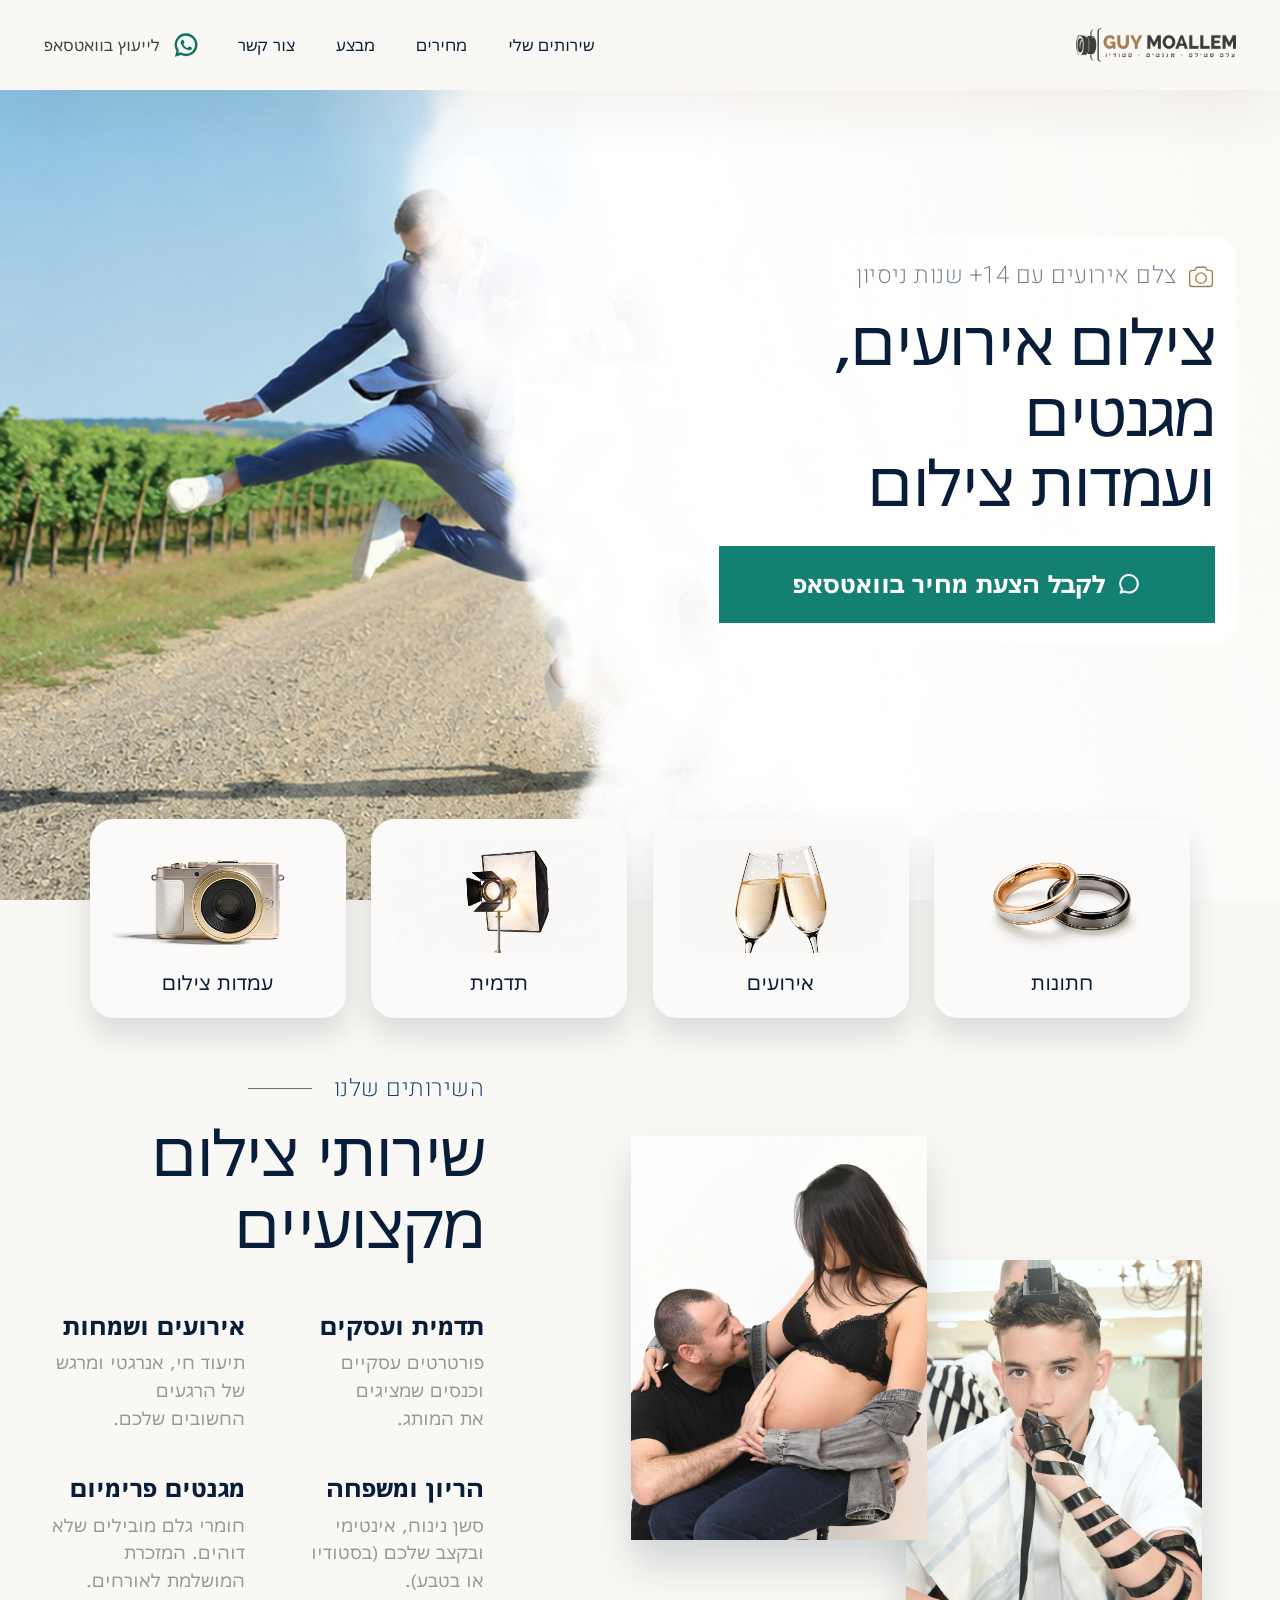
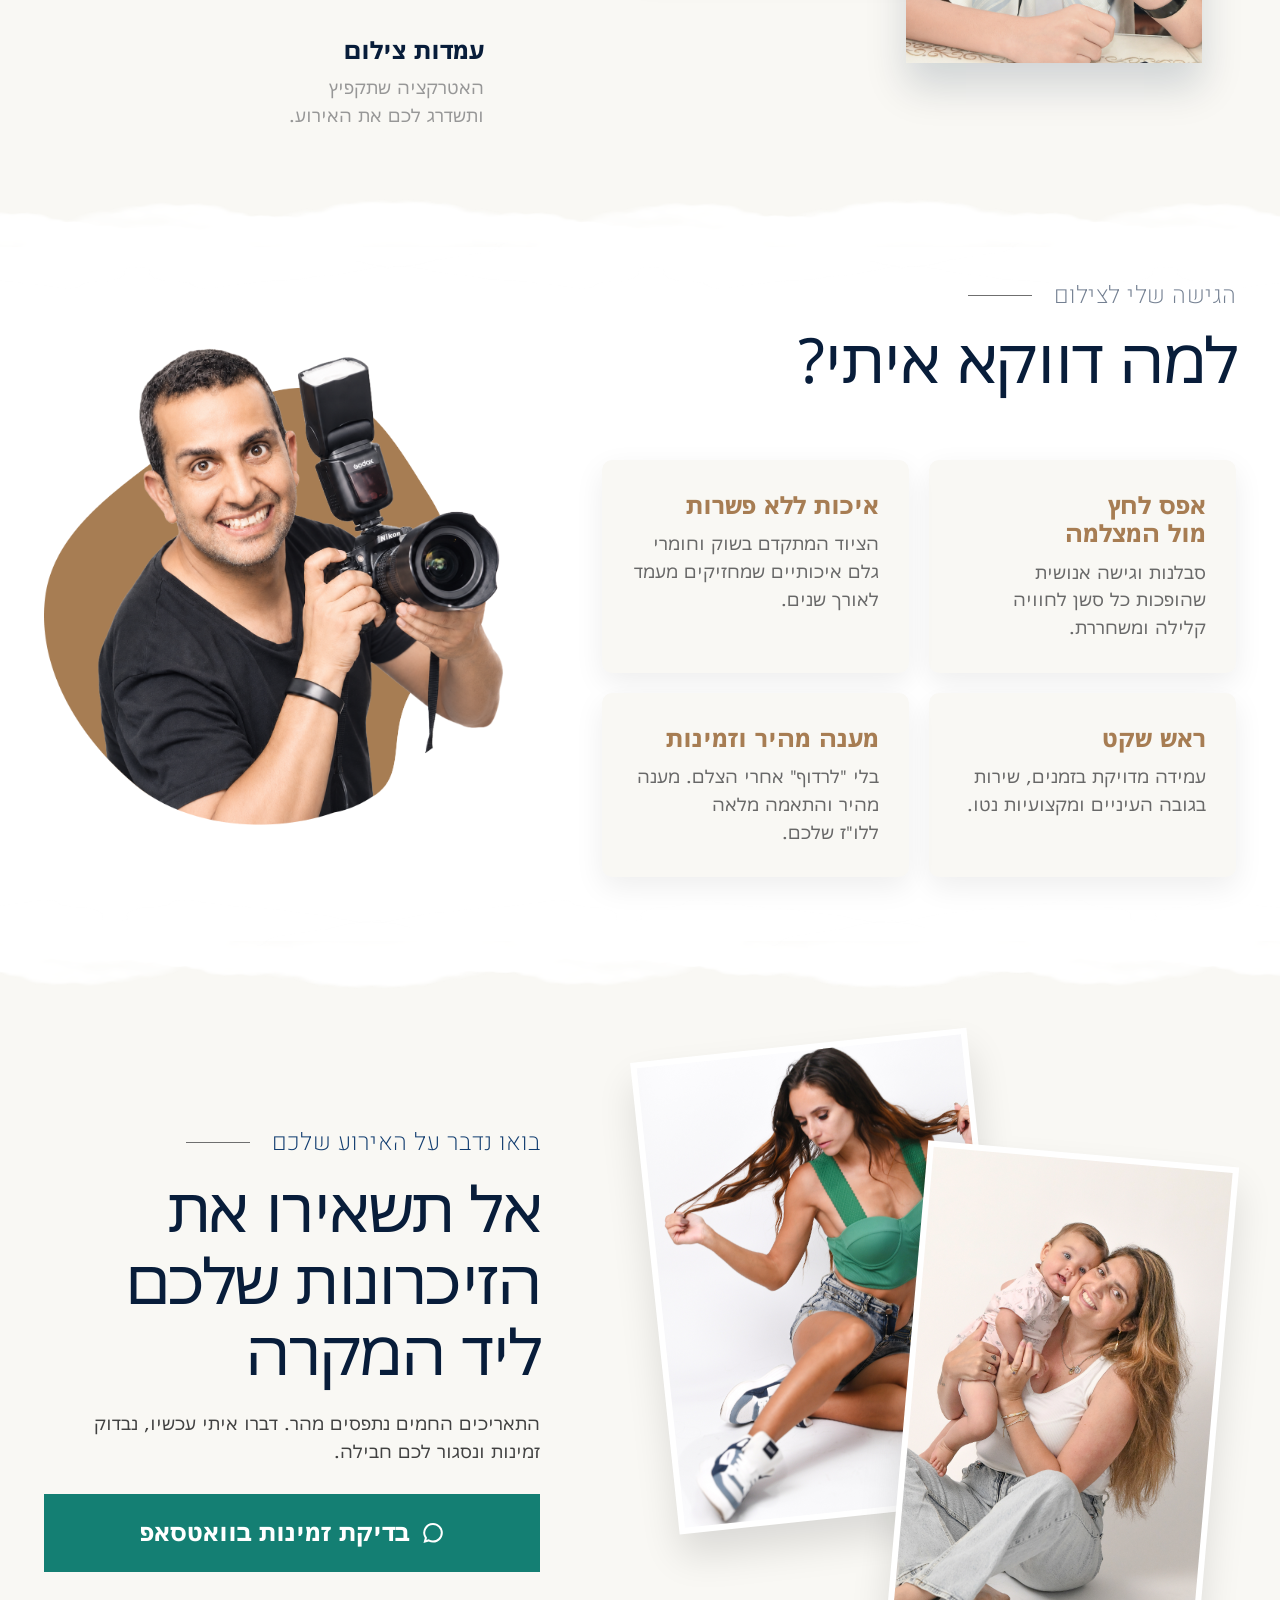
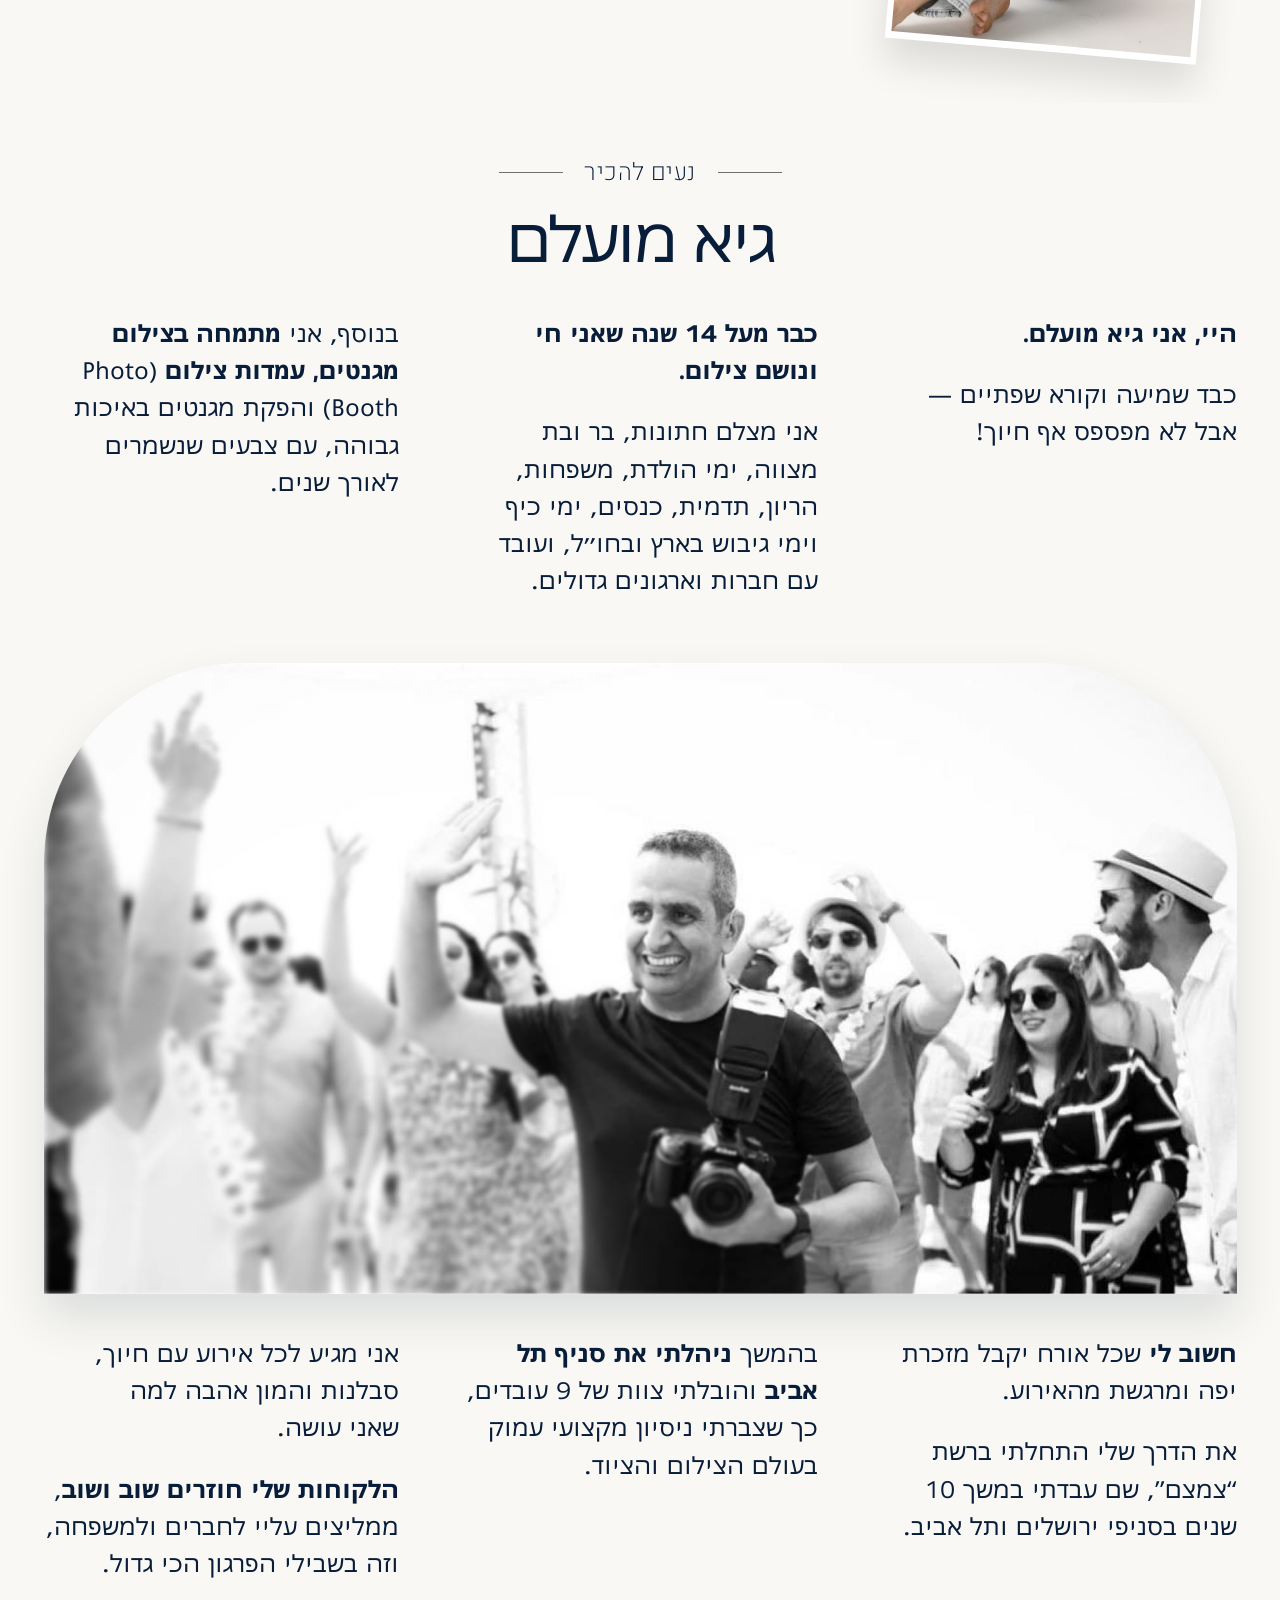
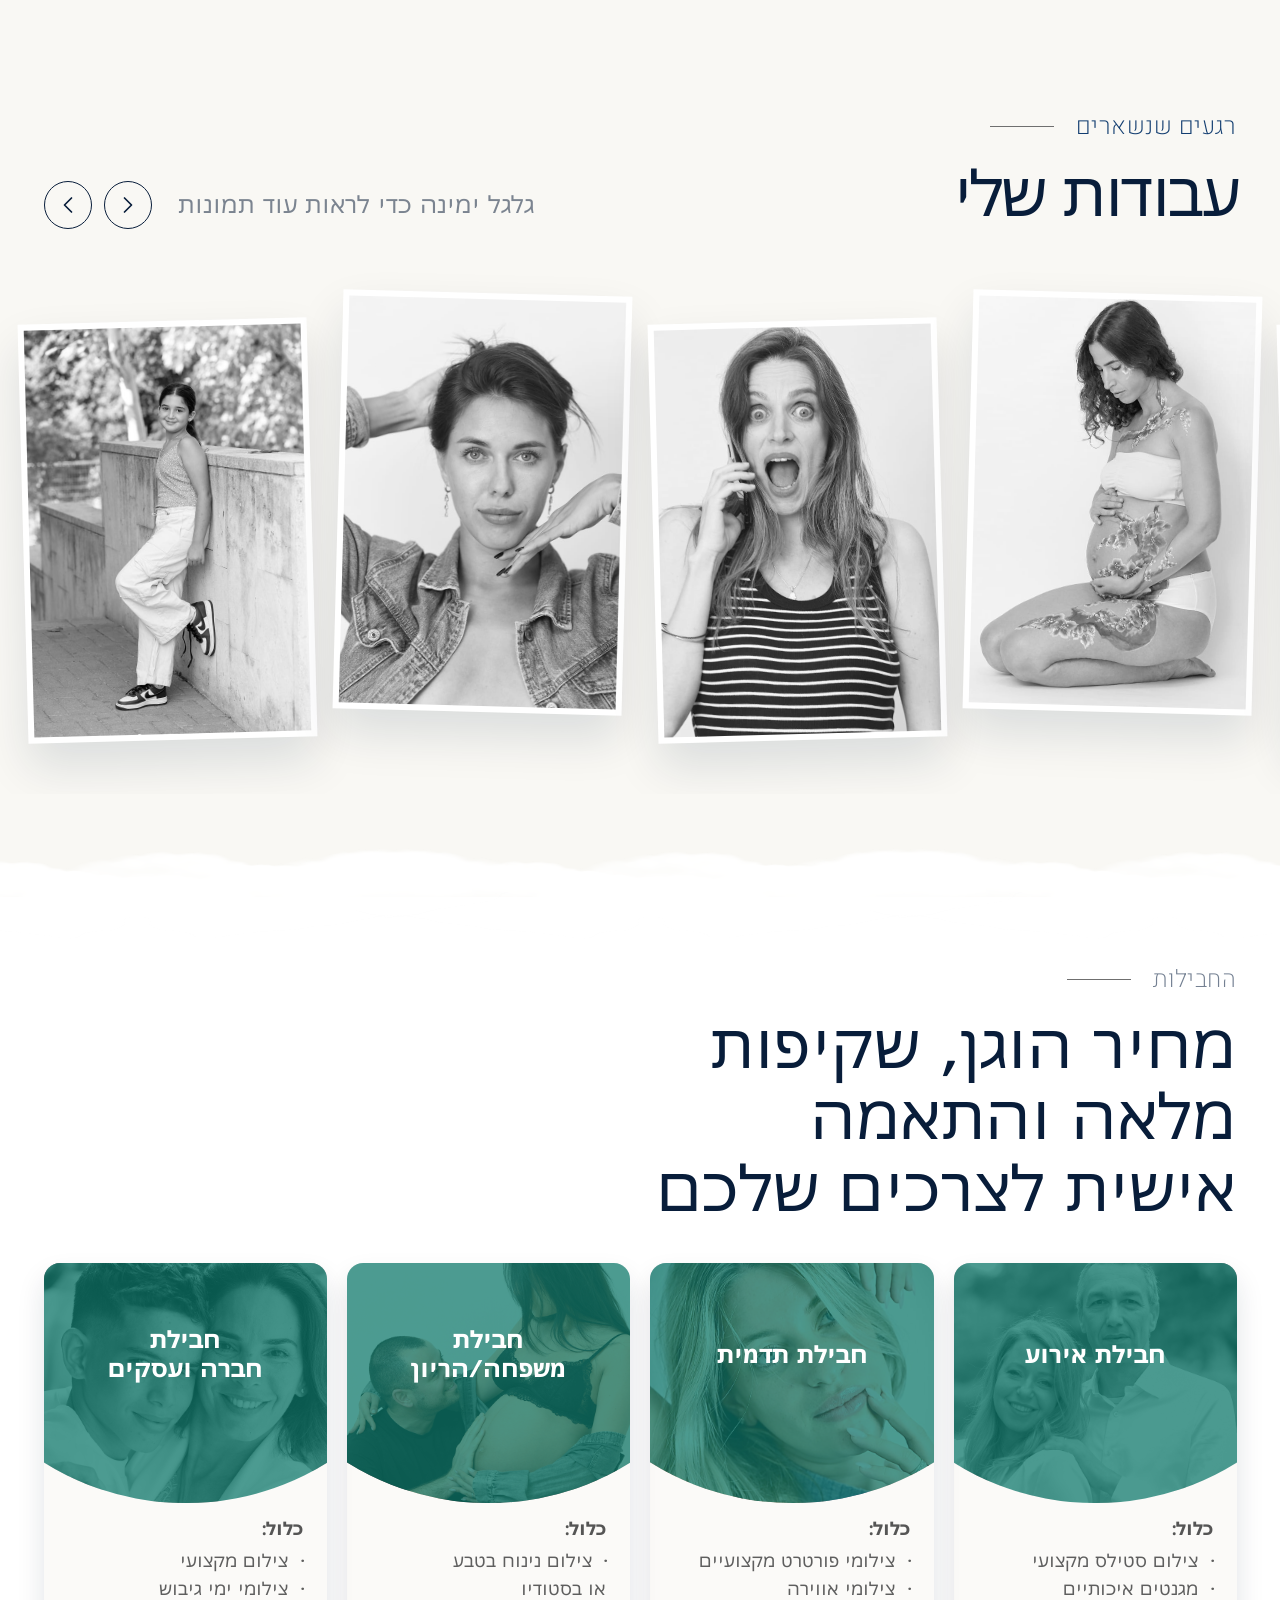
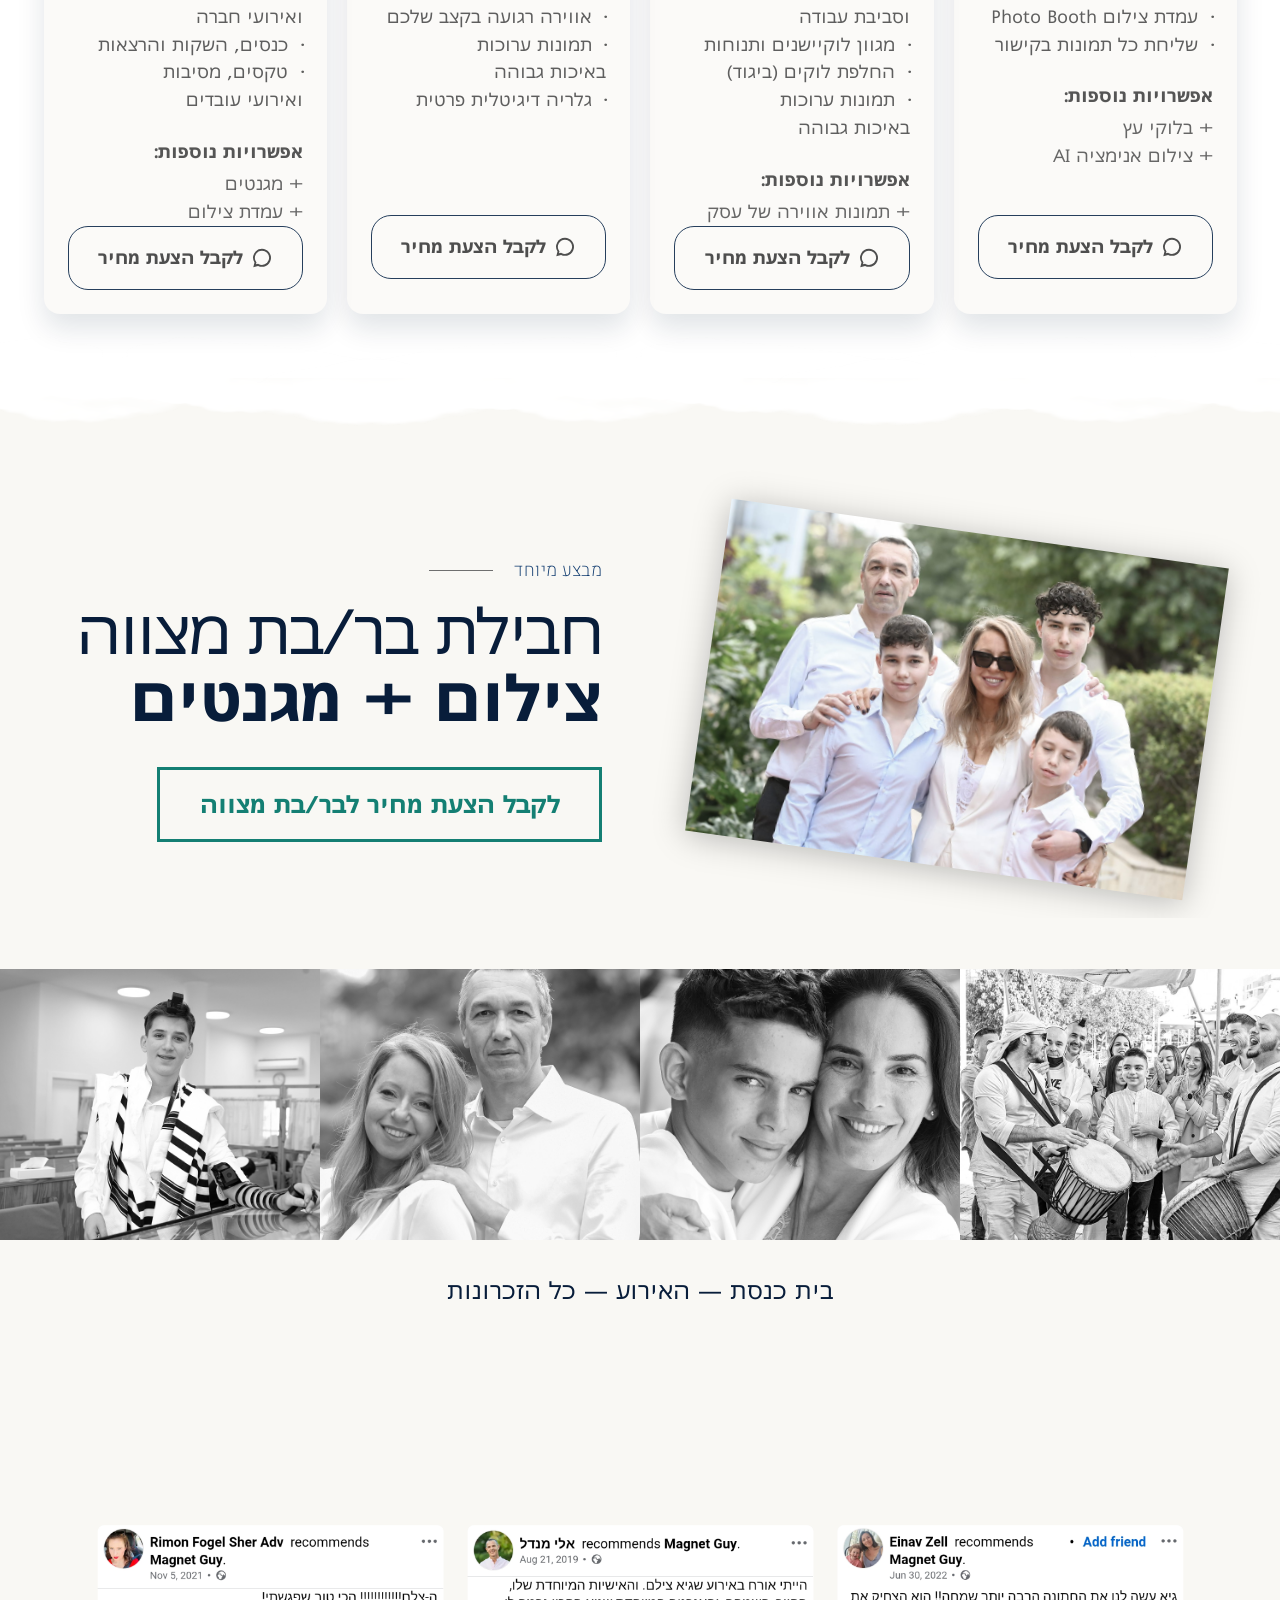
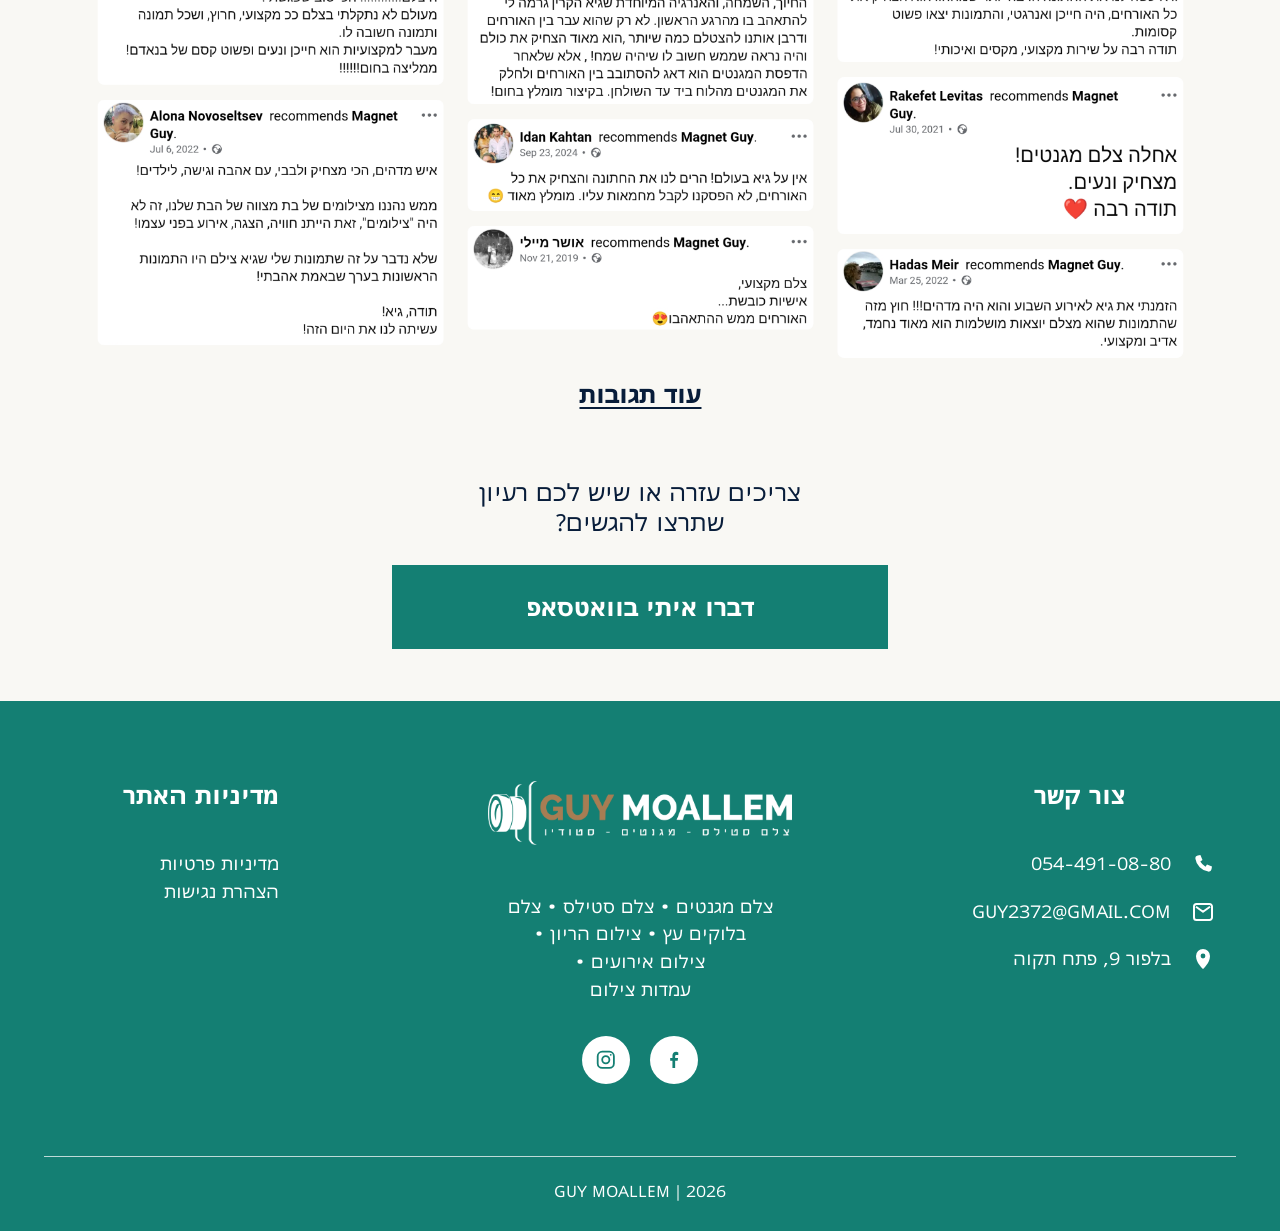
<file: index.html>
<!doctype html>
<html lang="he" dir="rtl">
<head>
	<meta charset="UTF-8">
	<meta name="viewport" content="width=device-width, initial-scale=1">
	<link rel="icon" type="image/png" href="./assets/images/favicon.png">
	<title>Guy Moallem</title>
	<meta property="og:image" content="https://guymoallem.reynlib.com/assets/images/portrait-guy.png">
	<meta property="og:image:secure_url" content="https://guymoallem.reynlib.com/assets/images/portrait-guy.png">
	<meta property="og:image:type" content="image/png">
	<meta property="og:image:width" content="1237">
	<meta property="og:image:height" content="1311">
<meta name='robots' content='max-image-preview:large' />
<link rel="preload" href="./assets/fonts/Lunasima-Regular.ttf" as="font" type="font/ttf" crossorigin>
<link rel="preload" href="./assets/fonts/Lunasima-Bold.ttf" as="font" type="font/ttf" crossorigin>
<link rel="preload" href="./assets/fonts/Heebo-Variable.ttf" as="font" type="font/ttf" crossorigin>
<style id="wp-img-auto-sizes-contain-inline-css">
img:is([sizes=auto i],[sizes^="auto," i]){contain-intrinsic-size:3000px 1500px}
/*# sourceURL=wp-img-auto-sizes-contain-inline-css */
</style>
<style id="wp-emoji-styles-inline-css">

	img.wp-smiley, img.emoji {
		display: inline !important;
		border: none !important;
		box-shadow: none !important;
		height: 1em !important;
		width: 1em !important;
		margin: 0 0.07em !important;
		vertical-align: -0.1em !important;
		background: none !important;
		padding: 0 !important;
	}
/*# sourceURL=wp-emoji-styles-inline-css */
</style>
<style id="wp-block-library-inline-css">
:root{--wp-block-synced-color:#7a00df;--wp-block-synced-color--rgb:122,0,223;--wp-bound-block-color:var(--wp-block-synced-color);--wp-editor-canvas-background:#ddd;--wp-admin-theme-color:#007cba;--wp-admin-theme-color--rgb:0,124,186;--wp-admin-theme-color-darker-10:#006ba1;--wp-admin-theme-color-darker-10--rgb:0,107,160.5;--wp-admin-theme-color-darker-20:#005a87;--wp-admin-theme-color-darker-20--rgb:0,90,135;--wp-admin-border-width-focus:2px}@media (min-resolution:192dpi){:root{--wp-admin-border-width-focus:1.5px}}.wp-element-button{cursor:pointer}:root .has-very-light-gray-background-color{background-color:#eee}:root .has-very-dark-gray-background-color{background-color:#313131}:root .has-very-light-gray-color{color:#eee}:root .has-very-dark-gray-color{color:#313131}:root .has-vivid-green-cyan-to-vivid-cyan-blue-gradient-background{background:linear-gradient(135deg,#00d084,#0693e3)}:root .has-purple-crush-gradient-background{background:linear-gradient(135deg,#34e2e4,#4721fb 50%,#ab1dfe)}:root .has-hazy-dawn-gradient-background{background:linear-gradient(135deg,#faaca8,#dad0ec)}:root .has-subdued-olive-gradient-background{background:linear-gradient(135deg,#fafae1,#67a671)}:root .has-atomic-cream-gradient-background{background:linear-gradient(135deg,#fdd79a,#004a59)}:root .has-nightshade-gradient-background{background:linear-gradient(135deg,#330968,#31cdcf)}:root .has-midnight-gradient-background{background:linear-gradient(135deg,#020381,#2874fc)}:root{--wp--preset--font-size--normal:16px;--wp--preset--font-size--huge:42px}.has-regular-font-size{font-size:1em}.has-larger-font-size{font-size:2.625em}.has-normal-font-size{font-size:var(--wp--preset--font-size--normal)}.has-huge-font-size{font-size:var(--wp--preset--font-size--huge)}:root .has-text-align-center{text-align:center}:root .has-text-align-left{text-align:left}:root .has-text-align-right{text-align:right}.has-fit-text{white-space:nowrap!important}#end-resizable-editor-section{display:none}.aligncenter{clear:both}.items-justified-left{justify-content:flex-start}.items-justified-center{justify-content:center}.items-justified-right{justify-content:flex-end}.items-justified-space-between{justify-content:space-between}.screen-reader-text{word-wrap:normal!important;border:0;clip-path:inset(50%);height:1px;margin:-1px;overflow:hidden;padding:0;position:absolute;width:1px}.screen-reader-text:focus{background-color:#ddd;clip-path:none;color:#444;display:block;font-size:1em;height:auto;left:5px;line-height:normal;padding:15px 23px 14px;text-decoration:none;top:5px;width:auto;z-index:100000}html :where(.has-border-color){border-style:solid}html :where([style*=border-color]){border-style:solid}html :where([style*=border-top-color]){border-top-style:solid}html :where([style*=border-right-color]){border-right-style:solid}html :where([style*=border-bottom-color]){border-bottom-style:solid}html :where([style*=border-left-color]){border-left-style:solid}html :where([style*=border-width]){border-style:solid}html :where([style*=border-top-width]){border-top-style:solid}html :where([style*=border-right-width]){border-right-style:solid}html :where([style*=border-bottom-width]){border-bottom-style:solid}html :where([style*=border-left-width]){border-left-style:solid}html :where(img[class*=wp-image-]){height:auto;max-width:100%}:where(figure){margin:0 0 1em}html :where(.is-position-sticky){--wp-admin--admin-bar--position-offset:var(--wp-admin--admin-bar--height,0px)}@media screen and (max-width:600px){html :where(.is-position-sticky){--wp-admin--admin-bar--position-offset:0px}}

</style>
<style id="classic-theme-styles-inline-css">
/*! This file is auto-generated */
.wp-block-button__link{color:#fff;background-color:#32373c;border-radius:9999px;box-shadow:none;text-decoration:none;padding:calc(.667em + 2px) calc(1.333em + 2px);font-size:1.125em}.wp-block-file__button{background:#32373c;color:#fff;text-decoration:none}
</style>

<style id="global-styles-inline-css">
:root{--wp--preset--aspect-ratio--square: 1;--wp--preset--aspect-ratio--4-3: 4/3;--wp--preset--aspect-ratio--3-4: 3/4;--wp--preset--aspect-ratio--3-2: 3/2;--wp--preset--aspect-ratio--2-3: 2/3;--wp--preset--aspect-ratio--16-9: 16/9;--wp--preset--aspect-ratio--9-16: 9/16;--wp--preset--color--black: #000000;--wp--preset--color--cyan-bluish-gray: #abb8c3;--wp--preset--color--white: #ffffff;--wp--preset--color--pale-pink: #f78da7;--wp--preset--color--vivid-red: #cf2e2e;--wp--preset--color--luminous-vivid-orange: #ff6900;--wp--preset--color--luminous-vivid-amber: #fcb900;--wp--preset--color--light-green-cyan: #7bdcb5;--wp--preset--color--vivid-green-cyan: #00d084;--wp--preset--color--pale-cyan-blue: #8ed1fc;--wp--preset--color--vivid-cyan-blue: #0693e3;--wp--preset--color--vivid-purple: #9b51e0;--wp--preset--gradient--vivid-cyan-blue-to-vivid-purple: linear-gradient(135deg,rgb(6,147,227) 0%,rgb(155,81,224) 100%);--wp--preset--gradient--light-green-cyan-to-vivid-green-cyan: linear-gradient(135deg,rgb(122,220,180) 0%,rgb(0,208,130) 100%);--wp--preset--gradient--luminous-vivid-amber-to-luminous-vivid-orange: linear-gradient(135deg,rgb(252,185,0) 0%,rgb(255,105,0) 100%);--wp--preset--gradient--luminous-vivid-orange-to-vivid-red: linear-gradient(135deg,rgb(255,105,0) 0%,rgb(207,46,46) 100%);--wp--preset--gradient--very-light-gray-to-cyan-bluish-gray: linear-gradient(135deg,rgb(238,238,238) 0%,rgb(169,184,195) 100%);--wp--preset--gradient--cool-to-warm-spectrum: linear-gradient(135deg,rgb(74,234,220) 0%,rgb(151,120,209) 20%,rgb(207,42,186) 40%,rgb(238,44,130) 60%,rgb(251,105,98) 80%,rgb(254,248,76) 100%);--wp--preset--gradient--blush-light-purple: linear-gradient(135deg,rgb(255,206,236) 0%,rgb(152,150,240) 100%);--wp--preset--gradient--blush-bordeaux: linear-gradient(135deg,rgb(254,205,165) 0%,rgb(254,45,45) 50%,rgb(107,0,62) 100%);--wp--preset--gradient--luminous-dusk: linear-gradient(135deg,rgb(255,203,112) 0%,rgb(199,81,192) 50%,rgb(65,88,208) 100%);--wp--preset--gradient--pale-ocean: linear-gradient(135deg,rgb(255,245,203) 0%,rgb(182,227,212) 50%,rgb(51,167,181) 100%);--wp--preset--gradient--electric-grass: linear-gradient(135deg,rgb(202,248,128) 0%,rgb(113,206,126) 100%);--wp--preset--gradient--midnight: linear-gradient(135deg,rgb(2,3,129) 0%,rgb(40,116,252) 100%);--wp--preset--font-size--small: 13px;--wp--preset--font-size--medium: 20px;--wp--preset--font-size--large: 36px;--wp--preset--font-size--x-large: 42px;--wp--preset--spacing--20: 0.44rem;--wp--preset--spacing--30: 0.67rem;--wp--preset--spacing--40: 1rem;--wp--preset--spacing--50: 1.5rem;--wp--preset--spacing--60: 2.25rem;--wp--preset--spacing--70: 3.38rem;--wp--preset--spacing--80: 5.06rem;--wp--preset--shadow--natural: 6px 6px 9px rgba(0, 0, 0, 0.2);--wp--preset--shadow--deep: 12px 12px 50px rgba(0, 0, 0, 0.4);--wp--preset--shadow--sharp: 6px 6px 0px rgba(0, 0, 0, 0.2);--wp--preset--shadow--outlined: 6px 6px 0px -3px rgb(255, 255, 255), 6px 6px rgb(0, 0, 0);--wp--preset--shadow--crisp: 6px 6px 0px rgb(0, 0, 0);}:where(body) { margin: 0; }:where(.is-layout-flex){gap: 0.5em;}:where(.is-layout-grid){gap: 0.5em;}body .is-layout-flex{display: flex;}.is-layout-flex{flex-wrap: wrap;align-items: center;}.is-layout-flex > :is(*, div){margin: 0;}body .is-layout-grid{display: grid;}.is-layout-grid > :is(*, div){margin: 0;}body{padding-top: 0px;padding-right: 0px;padding-bottom: 0px;padding-left: 0px;}:root :where(.wp-element-button, .wp-block-button__link){background-color: #32373c;border-width: 0;color: #fff;font-family: inherit;font-size: inherit;font-style: inherit;font-weight: inherit;letter-spacing: inherit;line-height: inherit;padding-top: calc(0.667em + 2px);padding-right: calc(1.333em + 2px);padding-bottom: calc(0.667em + 2px);padding-left: calc(1.333em + 2px);text-decoration: none;text-transform: inherit;}.has-black-color{color: var(--wp--preset--color--black) !important;}.has-cyan-bluish-gray-color{color: var(--wp--preset--color--cyan-bluish-gray) !important;}.has-white-color{color: var(--wp--preset--color--white) !important;}.has-pale-pink-color{color: var(--wp--preset--color--pale-pink) !important;}.has-vivid-red-color{color: var(--wp--preset--color--vivid-red) !important;}.has-luminous-vivid-orange-color{color: var(--wp--preset--color--luminous-vivid-orange) !important;}.has-luminous-vivid-amber-color{color: var(--wp--preset--color--luminous-vivid-amber) !important;}.has-light-green-cyan-color{color: var(--wp--preset--color--light-green-cyan) !important;}.has-vivid-green-cyan-color{color: var(--wp--preset--color--vivid-green-cyan) !important;}.has-pale-cyan-blue-color{color: var(--wp--preset--color--pale-cyan-blue) !important;}.has-vivid-cyan-blue-color{color: var(--wp--preset--color--vivid-cyan-blue) !important;}.has-vivid-purple-color{color: var(--wp--preset--color--vivid-purple) !important;}.has-black-background-color{background-color: var(--wp--preset--color--black) !important;}.has-cyan-bluish-gray-background-color{background-color: var(--wp--preset--color--cyan-bluish-gray) !important;}.has-white-background-color{background-color: var(--wp--preset--color--white) !important;}.has-pale-pink-background-color{background-color: var(--wp--preset--color--pale-pink) !important;}.has-vivid-red-background-color{background-color: var(--wp--preset--color--vivid-red) !important;}.has-luminous-vivid-orange-background-color{background-color: var(--wp--preset--color--luminous-vivid-orange) !important;}.has-luminous-vivid-amber-background-color{background-color: var(--wp--preset--color--luminous-vivid-amber) !important;}.has-light-green-cyan-background-color{background-color: var(--wp--preset--color--light-green-cyan) !important;}.has-vivid-green-cyan-background-color{background-color: var(--wp--preset--color--vivid-green-cyan) !important;}.has-pale-cyan-blue-background-color{background-color: var(--wp--preset--color--pale-cyan-blue) !important;}.has-vivid-cyan-blue-background-color{background-color: var(--wp--preset--color--vivid-cyan-blue) !important;}.has-vivid-purple-background-color{background-color: var(--wp--preset--color--vivid-purple) !important;}.has-black-border-color{border-color: var(--wp--preset--color--black) !important;}.has-cyan-bluish-gray-border-color{border-color: var(--wp--preset--color--cyan-bluish-gray) !important;}.has-white-border-color{border-color: var(--wp--preset--color--white) !important;}.has-pale-pink-border-color{border-color: var(--wp--preset--color--pale-pink) !important;}.has-vivid-red-border-color{border-color: var(--wp--preset--color--vivid-red) !important;}.has-luminous-vivid-orange-border-color{border-color: var(--wp--preset--color--luminous-vivid-orange) !important;}.has-luminous-vivid-amber-border-color{border-color: var(--wp--preset--color--luminous-vivid-amber) !important;}.has-light-green-cyan-border-color{border-color: var(--wp--preset--color--light-green-cyan) !important;}.has-vivid-green-cyan-border-color{border-color: var(--wp--preset--color--vivid-green-cyan) !important;}.has-pale-cyan-blue-border-color{border-color: var(--wp--preset--color--pale-cyan-blue) !important;}.has-vivid-cyan-blue-border-color{border-color: var(--wp--preset--color--vivid-cyan-blue) !important;}.has-vivid-purple-border-color{border-color: var(--wp--preset--color--vivid-purple) !important;}.has-vivid-cyan-blue-to-vivid-purple-gradient-background{background: var(--wp--preset--gradient--vivid-cyan-blue-to-vivid-purple) !important;}.has-light-green-cyan-to-vivid-green-cyan-gradient-background{background: var(--wp--preset--gradient--light-green-cyan-to-vivid-green-cyan) !important;}.has-luminous-vivid-amber-to-luminous-vivid-orange-gradient-background{background: var(--wp--preset--gradient--luminous-vivid-amber-to-luminous-vivid-orange) !important;}.has-luminous-vivid-orange-to-vivid-red-gradient-background{background: var(--wp--preset--gradient--luminous-vivid-orange-to-vivid-red) !important;}.has-very-light-gray-to-cyan-bluish-gray-gradient-background{background: var(--wp--preset--gradient--very-light-gray-to-cyan-bluish-gray) !important;}.has-cool-to-warm-spectrum-gradient-background{background: var(--wp--preset--gradient--cool-to-warm-spectrum) !important;}.has-blush-light-purple-gradient-background{background: var(--wp--preset--gradient--blush-light-purple) !important;}.has-blush-bordeaux-gradient-background{background: var(--wp--preset--gradient--blush-bordeaux) !important;}.has-luminous-dusk-gradient-background{background: var(--wp--preset--gradient--luminous-dusk) !important;}.has-pale-ocean-gradient-background{background: var(--wp--preset--gradient--pale-ocean) !important;}.has-electric-grass-gradient-background{background: var(--wp--preset--gradient--electric-grass) !important;}.has-midnight-gradient-background{background: var(--wp--preset--gradient--midnight) !important;}.has-small-font-size{font-size: var(--wp--preset--font-size--small) !important;}.has-medium-font-size{font-size: var(--wp--preset--font-size--medium) !important;}.has-large-font-size{font-size: var(--wp--preset--font-size--large) !important;}.has-x-large-font-size{font-size: var(--wp--preset--font-size--x-large) !important;}
/*# sourceURL=global-styles-inline-css */
</style>

<link rel='stylesheet' id='guy-moallem-style-css' href='./assets/css/main.css' media='all' />

	<!-- Static export for GitHub Pages. -->
</head>
<body class="home blog wp-embed-responsive wp-theme-guy-moallem guy-moallem-site">
<a class="skip-link" href="#main">Skip to content</a>

<header class="site-header" data-site-header>
	<div class="site-header__inner container">
		<div class="site-brand">
							<a href="./" rel="home" aria-label="Guy Moallem - home">
				<img
					class="site-brand__logo"
					src="./assets/images/logo-guy.png"
					width="868"
					height="182"
					alt="Guy Moallem"
				>
				</a>
					</div>

		<button
			class="site-header__menu-toggle"
			type="button"
			aria-expanded="false"
			aria-controls="primary-navigation"
			data-menu-toggle
		>
			<span class="screen-reader-text">Toggle navigation</span>
			<svg aria-hidden="true" viewBox="0 0 24 24" width="24" height="24" focusable="false">
				<path d="M4 7h16M4 12h16M4 17h16" fill="none" stroke="currentColor" stroke-width="2" stroke-linecap="round" />
			</svg>
		</button>

		<nav class="site-nav" id="primary-navigation" aria-label="Primary navigation">
							<ul class="site-nav__list">
					<li><a href="./#services">שירותים שלי</a></li>
					<li><a href="./#packages">מחירים</a></li>
					<li><a href="./#offer">מבצע</a></li>
					<li><a href="https://wa.me/972544910880" target="_blank" rel="noopener noreferrer">צור קשר</a></li>
				</ul>
					</nav>

		<a class="header-whatsapp" href="https://wa.me/972544910880" target="_blank" rel="noopener noreferrer">
			<svg aria-hidden="true" viewBox="0 0 24 24" width="24" height="24" focusable="false">
				<path d="M12 2a9.7 9.7 0 0 0-8.2 14.9L2.5 22l5.2-1.4A9.8 9.8 0 1 0 12 2Zm0 2a7.8 7.8 0 0 1 0 15.6 7.7 7.7 0 0 1-3.9-1.1l-.4-.2-2.3.6.6-2.2-.3-.4A7.8 7.8 0 0 1 12 4Zm-3 3.5c-.2 0-.5.1-.7.4-.2.3-.8.8-.8 2s.8 2.3.9 2.5c.1.2 1.6 2.6 4 3.5 2 .8 2.4.7 2.9.6.4-.1 1.4-.6 1.6-1.1.2-.6.2-1 .1-1.1-.1-.1-.3-.2-.6-.3l-1.5-.7c-.2-.1-.4-.1-.6.2l-.7.9c-.2.2-.3.3-.6.1a6.3 6.3 0 0 1-1.9-1.2 7 7 0 0 1-1.3-1.7c-.1-.3 0-.4.1-.5l.5-.6.2-.5c.1-.2 0-.4 0-.5L9.8 8c-.2-.5-.4-.5-.7-.5H9Z" fill="currentColor" />
			</svg>
			<span>לייעוץ בוואטסאפ</span>
		</a>
	</div>
</header>
<main class="site-main" id="main" tabindex="-1">
	<section class="hero" aria-labelledby="hero-title">
		<div class="hero__media" aria-hidden="true">
			<img
				src="./assets/images/main-bg-cut.jpg"
				width="1902"
				height="734"
				alt=""
				fetchpriority="high"
				decoding="async"
			>
		</div>
		<img class="hero__cloud-horizontal" src="./assets/images/cloud-horizontal-fixed.png" width="1900" height="744" alt="" aria-hidden="true">

		<div class="hero__inner container-wide">
			<div class="hero__content">
				<p class="hero__eyebrow">
					<svg aria-hidden="true" viewBox="0 0 32 32" width="28" height="28" focusable="false">
						<path d="M9 9.5 11 6h10l2 3.5h3a3 3 0 0 1 3 3V25a3 3 0 0 1-3 3H6a3 3 0 0 1-3-3V12.5a3 3 0 0 1 3-3h3Z" fill="none" stroke="currentColor" stroke-width="1.5" />
						<circle cx="16" cy="18.5" r="6" fill="none" stroke="currentColor" stroke-width="1.5" />
					</svg>
					<span>צלם אירועים עם 14+ שנות ניסיון</span>
				</p>

				<h1 class="hero__title" id="hero-title">צילום אירועים,<br>מגנטים ועמדות צילום</h1>

				<div class="lead-form lead-form--hero lead-form--cta-only">
					<a class="lead-form__submit lead-form__whatsapp" href="https://wa.me/972544910880?text=%D7%94%D7%99%D7%99%20%D7%92%D7%99%D7%90%2C%20%D7%90%D7%A9%D7%9E%D7%97%20%D7%9C%D7%A7%D7%91%D7%9C%20%D7%94%D7%A6%D7%A2%D7%AA%20%D7%9E%D7%97%D7%99%D7%A8%20%D7%95%D7%99%D7%99%D7%A2%D7%95%D7%A5." target="_blank" rel="noopener noreferrer">
						<svg aria-hidden="true" viewBox="0 0 24 24" width="24" height="24"><path d="M12 2a9.7 9.7 0 0 0-8.2 14.9L2.5 22l5.2-1.4A9.8 9.8 0 1 0 12 2Zm0 2a7.8 7.8 0 0 1 0 15.6 7.7 7.7 0 0 1-3.9-1.1l-.4-.2-2.3.6.6-2.2-.3-.4A7.8 7.8 0 0 1 12 4Z" fill="currentColor" /></svg>
						<span>לקבל הצעת מחיר בוואטסאפ</span>
					</a>
				</div>
			</div>
		</div>

		<div class="service-shortcuts container" aria-label="קטגוריות צילום">
			<button class="service-shortcut" type="button" data-service-popup="weddings" aria-haspopup="dialog" aria-controls="service-popup-weddings">
				<img src="./assets/images/top-icon-weddings.jpg" width="428" height="226" alt="" aria-hidden="true">
				<span>חתונות</span>
			</button>
			<button class="service-shortcut" type="button" data-service-popup="events" aria-haspopup="dialog" aria-controls="service-popup-events">
				<img src="./assets/images/top-icon-events.jpg" width="428" height="226" alt="" aria-hidden="true">
				<span>אירועים</span>
			</button>
			<button class="service-shortcut" type="button" data-service-popup="branding" aria-haspopup="dialog" aria-controls="service-popup-branding">
				<img src="./assets/images/top-icon-branding.jpg" width="428" height="226" alt="" aria-hidden="true">
				<span>תדמית</span>
			</button>
			<button class="service-shortcut" type="button" data-service-popup="photo-booth" aria-haspopup="dialog" aria-controls="service-popup-photo-booth">
				<img src="./assets/images/top-icon-photo-booth.jpg" width="428" height="226" alt="" aria-hidden="true">
				<span>עמדות צילום</span>
			</button>
		</div>
	</section>

	<section class="services-section" id="services" aria-labelledby="services-title">
		<div class="services-section__inner container-wide">
			<div class="services-section__visual" aria-hidden="true">
				<figure class="services-photo services-photo--family"><img src="./assets/images/portfolio-01.jpg" width="1365" height="2048" alt="" loading="lazy" decoding="async"></figure>
				<figure class="services-photo services-photo--event"><img src="./assets/images/portfolio-02.jpg" width="1365" height="2048" alt="" loading="lazy" decoding="async"></figure>
			</div>

			<div class="services-section__content">
				<p class="section-kicker">השירותים שלנו</p>
				<h2 id="services-title">שירותי צילום<span class="services-title__mobile-space" aria-hidden="true"> </span><br class="services-title__break">מקצועיים</h2>

				<div class="services-list">
					<article id="branding">
						<h3>תדמית ועסקים</h3>
						<p>פורטרטים עסקיים וכנסים שמציגים את המותג.</p>
					</article>
					<article id="events">
						<h3>אירועים ושמחות</h3>
						<p>תיעוד חי, אנרגטי ומרגש של הרגעים החשובים שלכם.</p>
					</article>
					<article>
						<h3>הריון ומשפחה</h3>
						<p>סשן נינוח, אינטימי ובקצב שלכם (בסטודיו או בטבע).</p>
					</article>
					<article>
						<h3>מגנטים פרימיום</h3>
						<p>חומרי גלם מובילים שלא דוהים. המזכרת המושלמת לאורחים.</p>
					</article>
					<article id="photo-booth">
						<h3>עמדות צילום</h3>
						<p>האטרקציה שתקפיץ ותשדרג לכם את האירוע.</p>
					</article>
				</div>
			</div>
		</div>
	</section>

	<section class="why-section" id="why-guy" aria-labelledby="why-title">
		<div class="why-section__clouds why-section__clouds--top" aria-hidden="true">
			<img src="./assets/images/clouds-hor.png" width="1900" height="628" alt="" loading="lazy" decoding="async">
			<img src="./assets/images/clouds-hor.png" width="1900" height="628" alt="" loading="lazy" decoding="async">
			<img src="./assets/images/clouds-hor.png" width="1900" height="628" alt="" loading="lazy" decoding="async">
		</div>

		<div class="why-section__inner container-wide">
			<div class="why-section__portrait" aria-hidden="true">
				<img
					src="./assets/images/portrait-guy.png"
					width="1237"
					height="1311"
					alt=""
					loading="lazy"
					decoding="async"
				>
			</div>

			<div class="why-section__content">
				<p class="section-kicker section-kicker--line">הגישה שלי לצילום</p>
				<h2 id="why-title">למה דווקא איתי?</h2>

				<div class="why-grid">
					<article>
						<h3>אפס לחץ מול המצלמה</h3>
						<p>סבלנות וגישה אנושית שהופכות כל סשן לחוויה קלילה ומשחררת.</p>
					</article>
					<article>
						<h3>איכות ללא פשרות</h3>
						<p>הציוד המתקדם בשוק וחומרי גלם איכותיים שמחזיקים מעמד לאורך שנים.</p>
					</article>
					<article>
						<h3>ראש שקט</h3>
						<p>עמידה מדויקת בזמנים, שירות בגובה העיניים ומקצועיות נטו.</p>
					</article>
					<article>
						<h3>מענה מהיר וזמינות</h3>
						<p>בלי "לרדוף" אחרי הצלם. מענה מהיר והתאמה מלאה ללו"ז שלכם.</p>
					</article>
				</div>
			</div>
		</div>
		<div class="why-section__clouds why-section__clouds--bottom" aria-hidden="true">
			<img src="./assets/images/clouds-hor.png" width="1900" height="628" alt="" loading="lazy" decoding="async">
			<img src="./assets/images/clouds-hor.png" width="1900" height="628" alt="" loading="lazy" decoding="async">
			<img src="./assets/images/clouds-hor.png" width="1900" height="628" alt="" loading="lazy" decoding="async">
		</div>
	</section>

	<section class="event-cta-section" aria-labelledby="event-cta-title">
		<div class="event-cta-section__inner container-wide">
			<div class="event-cta__photos" aria-hidden="true">
				<figure class="photo-frame photo-frame--green"><img src="./assets/images/portfolio-03.jpg" width="1465" height="2048" alt="" loading="lazy" decoding="async"></figure>
				<figure class="photo-frame photo-frame--family"><img src="./assets/images/portfolio-04.jpg" width="1365" height="2048" alt="" loading="lazy" decoding="async"></figure>
			</div>

			<div class="event-cta__content">
				<p class="section-kicker">בואו נדבר על האירוע שלכם</p>
				<h2 id="event-cta-title">אל תשאירו את הזיכרונות שלכם ליד המקרה</h2>
				<p>התאריכים החמים נתפסים מהר. דברו איתי עכשיו, נבדוק זמינות ונסגור לכם חבילה.</p>

				<div class="lead-form lead-form--dark lead-form--cta-only">
					<a class="lead-form__submit lead-form__whatsapp" href="https://wa.me/972544910880?text=%D7%94%D7%99%D7%99%20%D7%92%D7%99%D7%90%2C%20%D7%90%D7%A9%D7%9E%D7%97%20%D7%9C%D7%91%D7%93%D7%95%D7%A7%20%D7%96%D7%9E%D7%99%D7%A0%D7%95%D7%AA%20%D7%95%D7%9C%D7%A7%D7%91%D7%9C%20%D7%94%D7%A6%D7%A2%D7%AA%20%D7%9E%D7%97%D7%99%D7%A8%20%D7%9C%D7%90%D7%99%D7%A8%D7%95%D7%A2." target="_blank" rel="noopener noreferrer">
						<svg aria-hidden="true" viewBox="0 0 24 24" width="24" height="24"><path d="M12 2a9.7 9.7 0 0 0-8.2 14.9L2.5 22l5.2-1.4A9.8 9.8 0 1 0 12 2Zm0 2a7.8 7.8 0 0 1 0 15.6 7.7 7.7 0 0 1-3.9-1.1l-.4-.2-2.3.6.6-2.2-.3-.4A7.8 7.8 0 0 1 12 4Z" fill="currentColor" /></svg>
						<span>בדיקת זמינות בוואטסאפ</span>
					</a>
				</div>
			</div>
		</div>
	</section>

	<section class="about-section" aria-labelledby="about-title">
		<div class="container-wide">
			<header class="about-section__header">
				<p class="section-kicker">נעים להכיר</p>
				<h2 id="about-title">גיא מועלם</h2>
			</header>

			<div class="about-columns about-columns--upper">
				<div><p><strong>היי, אני גיא מועלם.</strong></p><p>כבד שמיעה וקורא שפתיים — אבל לא מפספס אף חיוך!</p></div>
				<div><p><strong>כבר מעל 14 שנה שאני חי ונושם צילום.</strong></p><p>אני מצלם חתונות, בר ובת מצווה, ימי הולדת, משפחות, הריון, תדמית, כנסים, ימי כיף וימי גיבוש בארץ ובחו״ל, ועובד עם חברות וארגונים גדולים.</p></div>
				<p>בנוסף, אני <strong>מתמחה בצילום מגנטים, עמדות צילום</strong> (Photo Booth) והפקת מגנטים באיכות גבוהה, עם צבעים שנשמרים לאורך שנים.</p>
			</div>

			<figure class="about-section__photo"><img src="./assets/images/guy-black-and-white.jpg" width="1863" height="986" alt="גיא מועלם מצלם באירוע" loading="lazy" decoding="async"></figure>

			<div class="about-columns about-columns--lower">
				<div><p><strong>חשוב לי</strong> שכל אורח יקבל מזכרת יפה ומרגשת מהאירוע.</p><p>את הדרך שלי התחלתי ברשת “צמצם”, שם עבדתי במשך 10 שנים בסניפי ירושלים ותל אביב.</p></div>
				<p>בהמשך <strong>ניהלתי את סניף תל אביב</strong> והובלתי צוות של 9 עובדים, כך שצברתי ניסיון מקצועי עמוק בעולם הצילום והציוד.</p>
				<div><p>אני מגיע לכל אירוע עם חיוך, סבלנות והמון אהבה למה שאני עושה.</p><p><strong>הלקוחות שלי חוזרים שוב ושוב</strong>, ממליצים עליי לחברים ולמשפחה, וזה בשבילי הפרגון הכי גדול.</p></div>
			</div>
		</div>
	</section>

	<section class="works-section" aria-labelledby="works-title">
		<div class="container-wide">
			<div class="works-section__header">
				<div><p class="section-kicker">רגעים שנשארים</p><h2 id="works-title">עבודות שלי</h2></div>
				<div class="works-section__actions">
					<div class="works-section__controls" aria-label="ניווט בגלריית עבודות">
						<button class="works-section__control" type="button" data-works-prev aria-label="תמונה קודמת">
							<svg aria-hidden="true" viewBox="0 0 24 24" width="24" height="24"><path d="M15.5 5 8.5 12l7 7" fill="none" stroke="currentColor" stroke-width="1.7" stroke-linecap="round" stroke-linejoin="round" /></svg>
						</button>
						<button class="works-section__control" type="button" data-works-next aria-label="תמונה הבאה">
							<svg aria-hidden="true" viewBox="0 0 24 24" width="24" height="24"><path d="m8.5 5 7 7-7 7" fill="none" stroke="currentColor" stroke-width="1.7" stroke-linecap="round" stroke-linejoin="round" /></svg>
						</button>
					</div>
					<p class="works-section__hint">גלגל ימינה כדי לראות עוד תמונות</p>
				</div>
			</div>
			<div class="works-slider" data-works-slider>
				<div class="works-gallery" aria-label="גלריית עבודות" data-works-track>
											<figure>
							<a href="./assets/images/works-gallery-01.jpg" data-works-lightbox-item data-works-index="0" aria-label="פתיחת תמונה 1 מתוך 10">
								<img src="./assets/images/works-gallery-01.jpg" width="652" height="978" alt="צילום אירוע של גיא מועלם" loading="lazy" decoding="async">
							</a>
						</figure>
											<figure>
							<a href="./assets/images/works-gallery-03.jpg" data-works-lightbox-item data-works-index="1" aria-label="פתיחת תמונה 2 מתוך 10">
								<img src="./assets/images/works-gallery-03.jpg" width="652" height="978" alt="צילום אירוע של גיא מועלם" loading="lazy" decoding="async">
							</a>
						</figure>
											<figure>
							<a href="./assets/images/works-gallery-04.jpg" data-works-lightbox-item data-works-index="2" aria-label="פתיחת תמונה 3 מתוך 10">
								<img src="./assets/images/works-gallery-04.jpg" width="759" height="996" alt="צילום אירוע של גיא מועלם" loading="lazy" decoding="async">
							</a>
						</figure>
											<figure>
							<a href="./assets/images/works-gallery-06.jpg" data-works-lightbox-item data-works-index="3" aria-label="פתיחת תמונה 4 מתוך 10">
								<img src="./assets/images/works-gallery-06.jpg" width="759" height="996" alt="צילום אירוע של גיא מועלם" loading="lazy" decoding="async">
							</a>
						</figure>
											<figure>
							<a href="./assets/images/works-gallery-07.jpg" data-works-lightbox-item data-works-index="4" aria-label="פתיחת תמונה 5 מתוך 10">
								<img src="./assets/images/works-gallery-07.jpg" width="759" height="996" alt="צילום אירוע של גיא מועלם" loading="lazy" decoding="async">
							</a>
						</figure>
											<figure>
							<a href="./assets/images/works-gallery-08.jpg" data-works-lightbox-item data-works-index="5" aria-label="פתיחת תמונה 6 מתוך 10">
								<img src="./assets/images/works-gallery-08.jpg" width="759" height="996" alt="צילום אירוע של גיא מועלם" loading="lazy" decoding="async">
							</a>
						</figure>
											<figure>
							<a href="./assets/images/works-gallery-10.jpg" data-works-lightbox-item data-works-index="6" aria-label="פתיחת תמונה 7 מתוך 10">
								<img src="./assets/images/works-gallery-10.jpg" width="759" height="996" alt="צילום אירוע של גיא מועלם" loading="lazy" decoding="async">
							</a>
						</figure>
											<figure>
							<a href="./assets/images/works-gallery-12.jpg" data-works-lightbox-item data-works-index="7" aria-label="פתיחת תמונה 8 מתוך 10">
								<img src="./assets/images/works-gallery-12.jpg" width="759" height="996" alt="צילום אירוע של גיא מועלם" loading="lazy" decoding="async">
							</a>
						</figure>
											<figure>
							<a href="./assets/images/works-gallery-13.jpg" data-works-lightbox-item data-works-index="8" aria-label="פתיחת תמונה 9 מתוך 10">
								<img src="./assets/images/works-gallery-13.jpg" width="759" height="996" alt="צילום אירוע של גיא מועלם" loading="lazy" decoding="async">
							</a>
						</figure>
											<figure>
							<a href="./assets/images/works-gallery-14.jpg" data-works-lightbox-item data-works-index="9" aria-label="פתיחת תמונה 10 מתוך 10">
								<img src="./assets/images/works-gallery-14.jpg" width="664" height="996" alt="צילום אירוע של גיא מועלם" loading="lazy" decoding="async">
							</a>
						</figure>
									</div>
			</div>
		</div>
		<dialog class="works-lightbox" data-works-lightbox aria-label="גלריית עבודות במסך מלא">
			<div class="works-lightbox__inner">
				<button class="works-lightbox__close" type="button" data-works-lightbox-close aria-label="סגירת הגלריה">
					<svg aria-hidden="true" viewBox="0 0 24 24" width="28" height="28"><path d="m5 5 14 14M19 5 5 19" fill="none" stroke="currentColor" stroke-width="1.7" stroke-linecap="round" /></svg>
				</button>
				<div class="works-lightbox__stage">
					<button class="works-lightbox__nav works-lightbox__nav--prev" type="button" data-works-lightbox-prev aria-label="תמונה קודמת">
						<svg aria-hidden="true" viewBox="0 0 24 24" width="32" height="32"><path d="M15.5 5 8.5 12l7 7" fill="none" stroke="currentColor" stroke-width="1.7" stroke-linecap="round" stroke-linejoin="round" /></svg>
					</button>
					<img class="works-lightbox__image" data-works-lightbox-image alt="">
					<button class="works-lightbox__nav works-lightbox__nav--next" type="button" data-works-lightbox-next aria-label="תמונה הבאה">
						<svg aria-hidden="true" viewBox="0 0 24 24" width="32" height="32"><path d="m8.5 5 7 7-7 7" fill="none" stroke="currentColor" stroke-width="1.7" stroke-linecap="round" stroke-linejoin="round" /></svg>
					</button>
				</div>
				<p class="works-lightbox__counter" data-works-lightbox-counter aria-live="polite"></p>
			</div>
		</dialog>
	</section>

	<section class="packages-section" id="packages" aria-labelledby="packages-title">
		<div class="packages-section__clouds packages-section__clouds--top" aria-hidden="true">
			<img src="./assets/images/clouds-hor.png" width="1900" height="628" alt="" loading="lazy" decoding="async">
			<img src="./assets/images/clouds-hor.png" width="1900" height="628" alt="" loading="lazy" decoding="async">
			<img src="./assets/images/clouds-hor.png" width="1900" height="628" alt="" loading="lazy" decoding="async">
		</div>

		<div class="container-wide">
			<header class="packages-section__header">
				<p class="section-kicker section-kicker--line">החבילות</p>
				<h2 id="packages-title">מחיר הוגן, שקיפות מלאה והתאמה אישית לצרכים שלכם</h2>
			</header>

			<div class="packages-grid">
				<article class="package-card">
					<div class="package-card__media"><img src="./assets/images/event-03.jpg" width="950" height="634" alt="" loading="lazy"><h3>חבילת אירוע</h3></div>
					<div class="package-card__body">
						<div class="package-card__included"><strong>כלול:</strong><ul><li>צילום סטילס מקצועי</li><li>מגנטים איכותיים</li><li>עמדת צילום Photo Booth</li><li>שליחת כל תמונות בקישור</li></ul></div>
						<div class="package-card__options"><strong>אפשרויות נוספות:</strong><p>+ בלוקי עץ<br>+ צילום אנימציה AI</p></div>
						<a class="button package-card__button" href="https://wa.me/972544910880" target="_blank" rel="noopener noreferrer"><svg aria-hidden="true" viewBox="0 0 24 24" width="22" height="22"><path d="M12 2a9.7 9.7 0 0 0-8.2 14.9L2.5 22l5.2-1.4A9.8 9.8 0 1 0 12 2Zm0 2a7.8 7.8 0 0 1 0 15.6 7.7 7.7 0 0 1-3.9-1.1l-.4-.2-2.3.6.6-2.2-.3-.4A7.8 7.8 0 0 1 12 4Z" fill="currentColor" /></svg><span>לקבל הצעת מחיר</span></a>
				</article>
				<article class="package-card">
					<div class="package-card__media"><img src="./assets/images/works-gallery-10.jpg" width="759" height="996" alt="" loading="lazy"><h3>חבילת תדמית</h3></div>
					<div class="package-card__body">
						<div class="package-card__included"><strong>כלול:</strong><ul><li>צילומי פורטרט מקצועיים</li><li>צילומי אווירה וסביבת עבודה</li><li>מגוון לוקיישנים ותנוחות</li><li>החלפת לוקים (ביגוד)</li><li>תמונות ערוכות באיכות גבוהה</li></ul></div>
						<div class="package-card__options"><strong>אפשרויות נוספות:</strong><p>+ תמונות אווירה של עסק</p></div>
						<a class="button package-card__button" href="https://wa.me/972544910880" target="_blank" rel="noopener noreferrer"><svg aria-hidden="true" viewBox="0 0 24 24" width="22" height="22"><path d="M12 2a9.7 9.7 0 0 0-8.2 14.9L2.5 22l5.2-1.4A9.8 9.8 0 1 0 12 2Zm0 2a7.8 7.8 0 0 1 0 15.6 7.7 7.7 0 0 1-3.9-1.1l-.4-.2-2.3.6.6-2.2-.3-.4A7.8 7.8 0 0 1 12 4Z" fill="currentColor" /></svg><span>לקבל הצעת מחיר</span></a>
				</article>
				<article class="package-card">
					<div class="package-card__media"><img src="./assets/images/portfolio-01.jpg" width="794" height="1120" alt="" loading="lazy"><h3>חבילת<br>משפחה/הריון</h3></div>
					<div class="package-card__body">
						<div class="package-card__included"><strong>כלול:</strong><ul><li>צילום נינוח בטבע או בסטודיו</li><li>אווירה רגועה בקצב שלכם</li><li>תמונות ערוכות באיכות גבוהה</li><li>גלריה דיגיטלית פרטית</li></ul></div>
						<a class="button package-card__button" href="https://wa.me/972544910880" target="_blank" rel="noopener noreferrer"><svg aria-hidden="true" viewBox="0 0 24 24" width="22" height="22"><path d="M12 2a9.7 9.7 0 0 0-8.2 14.9L2.5 22l5.2-1.4A9.8 9.8 0 1 0 12 2Zm0 2a7.8 7.8 0 0 1 0 15.6 7.7 7.7 0 0 1-3.9-1.1l-.4-.2-2.3.6.6-2.2-.3-.4A7.8 7.8 0 0 1 12 4Z" fill="currentColor" /></svg><span>לקבל הצעת מחיר</span></a>
				</article>
				<article class="package-card">
					<div class="package-card__media"><img src="./assets/images/event-02.jpg" width="1365" height="2048" alt="" loading="lazy"><h3>חבילת<br>חברה&nbsp;ועסקים</h3></div>
					<div class="package-card__body">
						<div class="package-card__included"><strong>כלול:</strong><ul><li>צילום מקצועי</li><li>צילומי ימי גיבוש ואירועי חברה</li><li>כנסים, השקות והרצאות</li><li>טקסים, מסיבות ואירועי עובדים</li></ul></div>
						<div class="package-card__options"><strong>אפשרויות נוספות:</strong><p>+ מגנטים<br>+ עמדת צילום</p></div>
						<a class="button package-card__button" href="https://wa.me/972544910880" target="_blank" rel="noopener noreferrer"><svg aria-hidden="true" viewBox="0 0 24 24" width="22" height="22"><path d="M12 2a9.7 9.7 0 0 0-8.2 14.9L2.5 22l5.2-1.4A9.8 9.8 0 1 0 12 2Zm0 2a7.8 7.8 0 0 1 0 15.6 7.7 7.7 0 0 1-3.9-1.1l-.4-.2-2.3.6.6-2.2-.3-.4A7.8 7.8 0 0 1 12 4Z" fill="currentColor" /></svg><span>לקבל הצעת מחיר</span></a>
				</article>
			</div>
		</div>

		<div class="packages-section__clouds packages-section__clouds--bottom" aria-hidden="true">
			<img src="./assets/images/clouds-hor.png" width="1900" height="628" alt="" loading="lazy" decoding="async">
			<img src="./assets/images/clouds-hor.png" width="1900" height="628" alt="" loading="lazy" decoding="async">
			<img src="./assets/images/clouds-hor.png" width="1900" height="628" alt="" loading="lazy" decoding="async">
		</div>
	</section>

	<section class="offer-section" id="offer" aria-labelledby="offer-title">
		<div class="offer-section__inner container-wide">
			<div class="offer-section__content"><p class="section-kicker">מבצע מיוחד</p><h2 id="offer-title">חבילת בר/בת מצווה</h2><p class="offer-section__lead">צילום + מגנטים</p><a class="button" href="https://wa.me/972544910880" target="_blank" rel="noopener noreferrer">לקבל הצעת מחיר לבר/בת מצווה</a></div>
			<figure class="offer-section__photo"><img src="./assets/images/serene-luxury-spa9.jpg" width="1200" height="798" alt="משפחה בחגיגת בר מצווה" loading="lazy" decoding="async"></figure>
		</div>
	</section>

	<section class="event-strip" aria-label="רגעים מאירועים">
		<img src="./assets/images/event-01.jpg" width="1365" height="2048" alt="רגע מאירוע" loading="lazy">
		<img src="./assets/images/event-02.jpg" width="1365" height="2048" alt="רגע מאירוע" loading="lazy">
		<img src="./assets/images/event-03.jpg" width="1365" height="2048" alt="רגע מאירוע" loading="lazy">
		<img src="./assets/images/event-04.jpg" width="1365" height="2048" alt="רגע מאירוע" loading="lazy">
		<p class="event-strip__caption">בית כנסת — האירוע — כל הזכרונות</p>
	</section>

	<section class="reviews-section" aria-label="המלצות לקוחות">
		<div class="container-wide">
			<img class="reviews-section__collage" src="./assets/images/reviews-collage.png" width="1900" height="900" alt="המלצות לקוחות על גיא מועלם" loading="lazy" decoding="async">

			<div class="reviews-section__slider" data-reviews-slider>
				<div class="reviews-slider__track" id="reviews-slider-track" data-reviews-track tabindex="0" aria-label="סליידר המלצות לקוחות">
											<figure class="reviews-slider__slide" data-review-slide role="group" aria-roledescription="slide" aria-label="המלצה 1 מתוך 8">
							<img src="./assets/images/review-01.jpg" width="1102" height="570" alt="המלצת לקוח 1 על גיא מועלם" loading="lazy" decoding="async">
						</figure>
											<figure class="reviews-slider__slide" data-review-slide role="group" aria-roledescription="slide" aria-label="המלצה 2 מתוך 8">
							<img src="./assets/images/review-02.jpg" width="1102" height="346" alt="המלצת לקוח 2 על גיא מועלם" loading="lazy" decoding="async">
						</figure>
											<figure class="reviews-slider__slide" data-review-slide role="group" aria-roledescription="slide" aria-label="המלצה 3 מתוך 8">
							<img src="./assets/images/review-03.jpg" width="1102" height="292" alt="המלצת לקוח 3 על גיא מועלם" loading="lazy" decoding="async">
						</figure>
											<figure class="reviews-slider__slide" data-review-slide role="group" aria-roledescription="slide" aria-label="המלצה 4 מתוך 8">
							<img src="./assets/images/review-04.jpg" width="1102" height="782" alt="המלצת לקוח 4 על גיא מועלם" loading="lazy" decoding="async">
						</figure>
											<figure class="reviews-slider__slide" data-review-slide role="group" aria-roledescription="slide" aria-label="המלצה 5 מתוך 8">
							<img src="./assets/images/review-05.jpg" width="1102" height="436" alt="המלצת לקוח 5 על גיא מועלם" loading="lazy" decoding="async">
						</figure>
											<figure class="reviews-slider__slide" data-review-slide role="group" aria-roledescription="slide" aria-label="המלצה 6 מתוך 8">
							<img src="./assets/images/review-06.jpg" width="1102" height="508" alt="המלצת לקוח 6 על גיא מועלם" loading="lazy" decoding="async">
						</figure>
											<figure class="reviews-slider__slide" data-review-slide role="group" aria-roledescription="slide" aria-label="המלצה 7 מתוך 8">
							<img src="./assets/images/review-07.jpg" width="1102" height="500" alt="המלצת לקוח 7 על גיא מועלם" loading="lazy" decoding="async">
						</figure>
											<figure class="reviews-slider__slide" data-review-slide role="group" aria-roledescription="slide" aria-label="המלצה 8 מתוך 8">
							<img src="./assets/images/review-08.jpg" width="1102" height="330" alt="המלצת לקוח 8 על גיא מועלם" loading="lazy" decoding="async">
						</figure>
									</div>

				<div class="reviews-slider__controls" aria-label="ניווט בין המלצות">
					<button class="reviews-slider__control" type="button" data-reviews-prev aria-controls="reviews-slider-track" aria-label="המלצה קודמת">
						<svg aria-hidden="true" viewBox="0 0 24 24" width="24" height="24"><path d="M15.5 5 8.5 12l7 7" fill="none" stroke="currentColor" stroke-width="1.7" stroke-linecap="round" stroke-linejoin="round" /></svg>
					</button>
					<span class="reviews-slider__counter" data-reviews-counter aria-live="polite">1 / 8</span>
					<button class="reviews-slider__control" type="button" data-reviews-next aria-controls="reviews-slider-track" aria-label="המלצה הבאה">
						<svg aria-hidden="true" viewBox="0 0 24 24" width="24" height="24"><path d="m8.5 5 7 7-7 7" fill="none" stroke="currentColor" stroke-width="1.7" stroke-linecap="round" stroke-linejoin="round" /></svg>
					</button>
				</div>
			</div>

			<a class="reviews-section__more" href="https://www.facebook.com/guy2372/reviews" target="_blank" rel="noopener noreferrer">עוד תגובות</a>
			<div class="packages-custom"><p>צריכים עזרה או שיש לכם רעיון<br>שתרצו להגשים?</p><a class="button" href="https://wa.me/972544910880" target="_blank" rel="noopener noreferrer">דברו איתי בוואטסאפ</a></div>
		</div>
	</section>

</main>
<footer class="site-footer" id="site-footer">
	<div class="site-footer__inner container-wide">
		<nav class="site-footer__navigation" aria-label="Footer navigation">
			<h2 class="site-footer__title">מדיניות האתר</h2>
							<ul class="site-footer__list">
					<li><a href="./privacy-policy/">מדיניות פרטיות</a></li>
					<li><a href="./accessibility/">הצהרת נגישות</a></li>
				</ul>
					</nav>

		<div class="site-footer__brand">
			<a class="site-footer__logo-link" href="./" aria-label="Guy Moallem - home">
				<img
					class="site-footer__logo"
					src="./assets/images/logo-guy-white.png"
					width="868"
					height="182"
					alt="Guy Moallem"
					loading="lazy"
				>
			</a>
			<p class="site-footer__services">צלם מגנטים • צלם סטילס • צלם<br>בלוקים עץ • צילום הריון •<br>צילום אירועים •<br>עמדות צילום</p>
			<div class="site-footer__socials" aria-label="רשתות חברתיות">
				<a href="https://www.facebook.com/guy2372" target="_blank" rel="noopener noreferrer" aria-label="Facebook"><svg aria-hidden="true" viewBox="0 0 24 24"><path d="M13.5 21v-8h2.8l.45-3h-3.25V8.1c0-.9.3-1.55 1.65-1.55H17V3.85A25 25 0 0 0 14.6 3c-2.4 0-4.1 1.45-4.1 4.2V10H8v3h2.5v8h3Z" fill="currentColor" /></svg></a>
				<a href="https://www.instagram.com/guymoallem7?igsh=MXZ1bXE4dDFubW1wNA==" target="_blank" rel="noopener noreferrer" aria-label="Instagram"><svg aria-hidden="true" viewBox="0 0 24 24"><rect x="3" y="3" width="18" height="18" rx="5" fill="none" stroke="currentColor" stroke-width="2" /><circle cx="12" cy="12" r="4" fill="none" stroke="currentColor" stroke-width="2" /><circle cx="17.5" cy="6.5" r="1" fill="currentColor" /></svg></a>
			</div>
		</div>

		<div class="site-footer__contact">
			<h2 class="site-footer__title">צור קשר</h2>
			<ul class="site-footer__list">
				<li><svg aria-hidden="true" viewBox="0 0 24 24"><path d="M6.8 3.5 9.4 3l2.1 5-2.2 1.5a15 15 0 0 0 5.2 5.2l1.5-2.2 5 2.1-.5 2.6a3 3 0 0 1-3.25 2.4A15.2 15.2 0 0 1 4.4 6.75 3 3 0 0 1 6.8 3.5Z" fill="currentColor" /></svg><a href="tel:+972544910880" dir="ltr">054-491-08-80</a></li>
				<li><svg aria-hidden="true" viewBox="0 0 24 24"><path d="M3 6.5A2.5 2.5 0 0 1 5.5 4h13A2.5 2.5 0 0 1 21 6.5v11a2.5 2.5 0 0 1-2.5 2.5h-13A2.5 2.5 0 0 1 3 17.5v-11Zm2 .3 7 5 7-5" fill="none" stroke="currentColor" stroke-width="2" stroke-linejoin="round" /></svg><a href="mailto:Guy2372@gmail.com" dir="ltr">GUY2372@GMAIL.COM</a></li>
				<li><svg aria-hidden="true" viewBox="0 0 24 24"><path d="M12 22s7-6.1 7-13A7 7 0 1 0 5 9c0 6.9 7 13 7 13Z" fill="currentColor" /><circle cx="12" cy="9" r="2.4" fill="#147f73" /></svg><span>בלפור 9, פתח תקוה</span></li>
			</ul>
		</div>
	</div>

	<div class="site-footer__bottom container-wide">
		<p dir="ltr">GUY MOALLEM | 2026</p>
	</div>
</footer>

<dialog class="service-popup" id="service-popup-weddings" data-service-dialog aria-labelledby="service-popup-weddings-title">
	<div class="service-popup__panel">
		<button class="service-popup__close" type="button" data-service-popup-close aria-label="סגירה">
			<svg aria-hidden="true" viewBox="0 0 24 24" width="22" height="22"><path d="M6 6l12 12M18 6 6 18" fill="none" stroke="currentColor" stroke-width="1.8" stroke-linecap="round" /></svg>
		</button>
		<figure class="service-popup__media">
			<img src="./assets/images/top-icon-weddings.jpg" width="428" height="226" alt="" loading="lazy" decoding="async">
		</figure>
		<div class="service-popup__body">
			<h2 id="service-popup-weddings-title">צילום חתונות</h2>
			<ul class="service-popup__list">
				<li>צילום סטילס מקצועי</li>
				<li>מגנטים איכותיים לאורחים</li>
				<li>גלריה דיגיטלית בקישור</li>
			</ul>
			<a class="button service-popup__cta" href="https://wa.me/972544910880?text=%D7%A9%D7%9C%D7%95%D7%9D%2C%20%D7%90%D7%A9%D7%9E%D7%97%20%D7%9C%D7%A7%D7%91%D7%9C%20%D7%94%D7%A6%D7%A2%D7%AA%20%D7%9E%D7%97%D7%99%D7%A8%20%D7%9C%D7%97%D7%AA%D7%95%D7%A0%D7%94" target="_blank" rel="noopener noreferrer">לקבל הצעת מחיר לחתונה</a>
		</div>
	</div>
</dialog>

<dialog class="service-popup" id="service-popup-events" data-service-dialog aria-labelledby="service-popup-events-title">
	<div class="service-popup__panel">
		<button class="service-popup__close" type="button" data-service-popup-close aria-label="סגירה">
			<svg aria-hidden="true" viewBox="0 0 24 24" width="22" height="22"><path d="M6 6l12 12M18 6 6 18" fill="none" stroke="currentColor" stroke-width="1.8" stroke-linecap="round" /></svg>
		</button>
		<figure class="service-popup__media">
			<img src="./assets/images/top-icon-events.jpg" width="428" height="226" alt="" loading="lazy" decoding="async">
		</figure>
		<div class="service-popup__body">
			<h2 id="service-popup-events-title">צילום אירועים</h2>
			<ul class="service-popup__list">
				<li>תיעוד חי של הרגעים החשובים</li>
				<li>מגנטים כמזכרת לאורחים</li>
				<li>שליחת כל התמונות בקישור</li>
			</ul>
			<a class="button service-popup__cta" href="https://wa.me/972544910880?text=%D7%A9%D7%9C%D7%95%D7%9D%2C%20%D7%90%D7%A9%D7%9E%D7%97%20%D7%9C%D7%A7%D7%91%D7%9C%20%D7%94%D7%A6%D7%A2%D7%AA%20%D7%9E%D7%97%D7%99%D7%A8%20%D7%9C%D7%90%D7%99%D7%A8%D7%95%D7%A2" target="_blank" rel="noopener noreferrer">לקבל הצעת מחיר לאירוע</a>
		</div>
	</div>
</dialog>

<dialog class="service-popup" id="service-popup-branding" data-service-dialog aria-labelledby="service-popup-branding-title">
	<div class="service-popup__panel">
		<button class="service-popup__close" type="button" data-service-popup-close aria-label="סגירה">
			<svg aria-hidden="true" viewBox="0 0 24 24" width="22" height="22"><path d="M6 6l12 12M18 6 6 18" fill="none" stroke="currentColor" stroke-width="1.8" stroke-linecap="round" /></svg>
		</button>
		<figure class="service-popup__media">
			<img src="./assets/images/top-icon-branding.jpg" width="428" height="226" alt="" loading="lazy" decoding="async">
		</figure>
		<div class="service-popup__body">
			<h2 id="service-popup-branding-title">צילום תדמית</h2>
			<ul class="service-popup__list">
				<li>צילומי פורטרט מקצועיים</li>
				<li>החלפת לוקים (ביגוד)</li>
				<li>תמונות ערוכות באיכות גבוהה</li>
			</ul>
			<a class="button service-popup__cta" href="https://wa.me/972544910880?text=%D7%A9%D7%9C%D7%95%D7%9D%2C%20%D7%90%D7%A9%D7%9E%D7%97%20%D7%9C%D7%A7%D7%91%D7%9C%20%D7%94%D7%A6%D7%A2%D7%AA%20%D7%9E%D7%97%D7%99%D7%A8%20%D7%9C%D7%AA%D7%93%D7%9E%D7%99%D7%AA" target="_blank" rel="noopener noreferrer">לקבל הצעת מחיר לתדמית</a>
		</div>
	</div>
</dialog>

<dialog class="service-popup" id="service-popup-photo-booth" data-service-dialog aria-labelledby="service-popup-photo-booth-title">
	<div class="service-popup__panel">
		<button class="service-popup__close" type="button" data-service-popup-close aria-label="סגירה">
			<svg aria-hidden="true" viewBox="0 0 24 24" width="22" height="22"><path d="M6 6l12 12M18 6 6 18" fill="none" stroke="currentColor" stroke-width="1.8" stroke-linecap="round" /></svg>
		</button>
		<figure class="service-popup__media">
			<img src="./assets/images/top-icon-photo-booth.jpg" width="428" height="226" alt="" loading="lazy" decoding="async">
		</figure>
		<div class="service-popup__body">
			<h2 id="service-popup-photo-booth-title">עמדות צילום</h2>
			<ul class="service-popup__list">
				<li>עמדת Photo Booth מקצועית</li>
				<li>מגנטים מודפסים במקום</li>
				<li>ליווי והפעלה באירוע</li>
			</ul>
			<a class="button service-popup__cta" href="https://wa.me/972544910880?text=%D7%A9%D7%9C%D7%95%D7%9D%2C%20%D7%90%D7%A9%D7%9E%D7%97%20%D7%9C%D7%94%D7%96%D7%9E%D7%99%D7%9F%20%D7%A2%D7%9E%D7%93%D7%AA%20%D7%A6%D7%99%D7%9C%D7%95%D7%9D" target="_blank" rel="noopener noreferrer">להזמין עמדת צילום</a>
		</div>
	</div>
</dialog>

<script data-wp-strategy="defer" defer id="guy-moallem-script-js" src="./assets/js/main.js"></script>

</body>
</html>
</file>
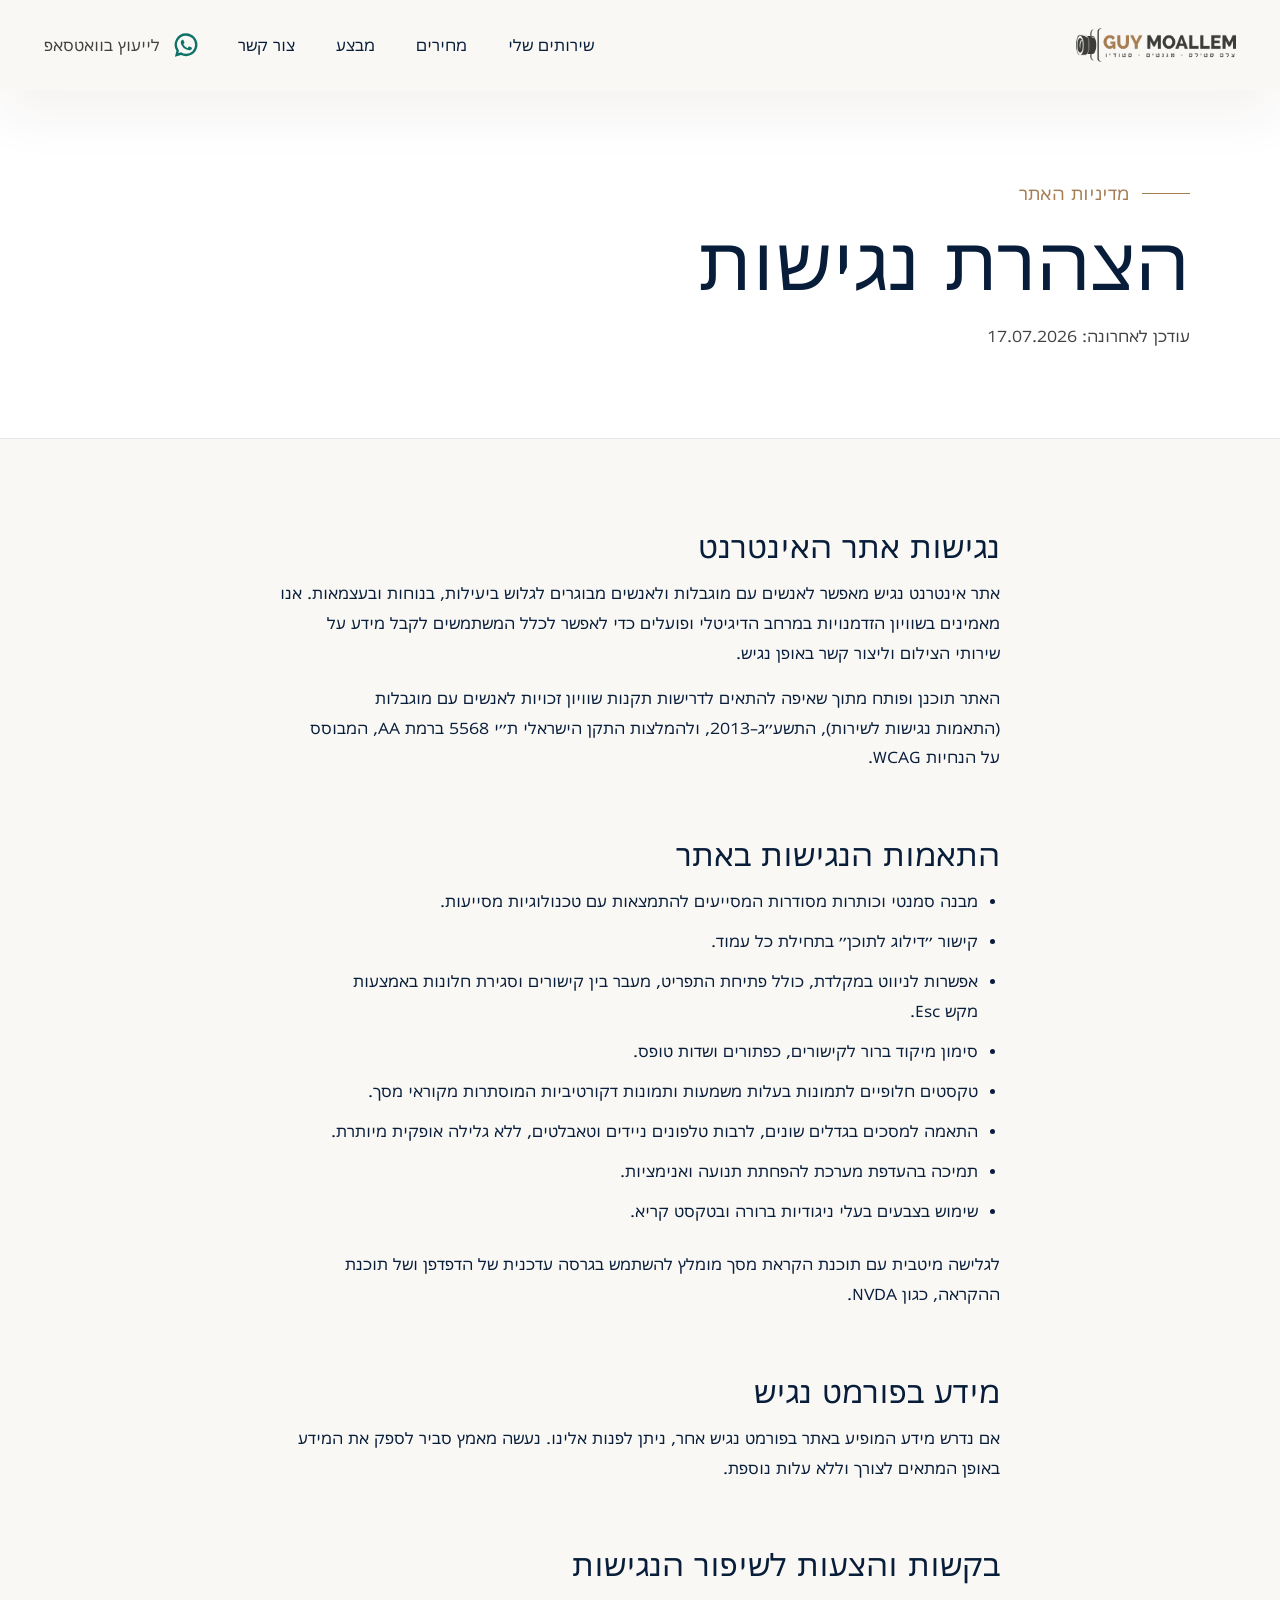
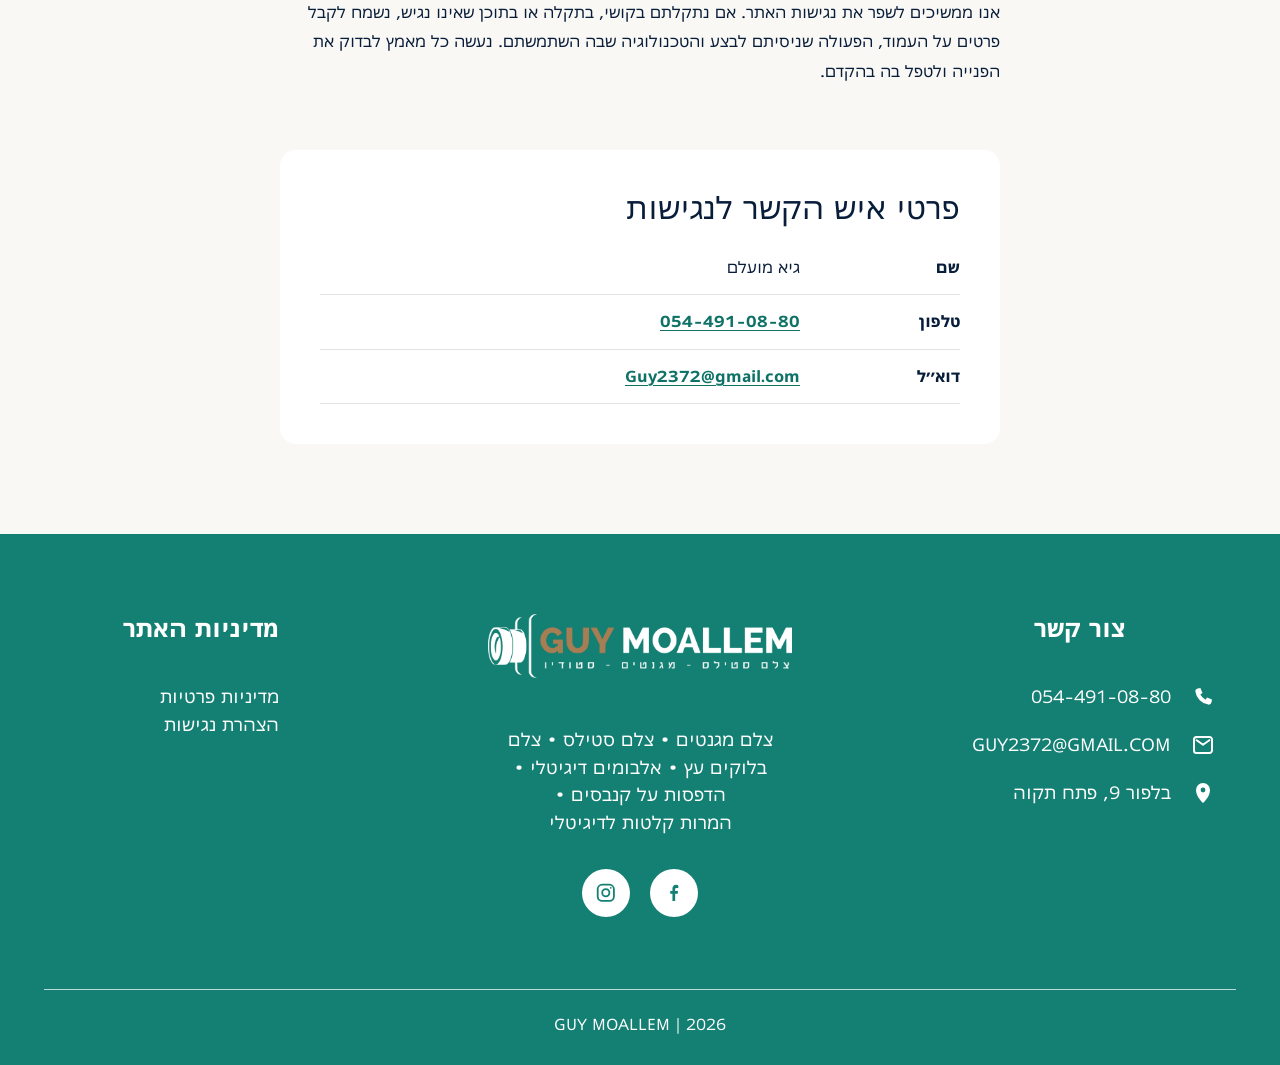
<file: accessibility/index.html>
<!doctype html>
<html lang="he" dir="rtl">
<head>
	<meta charset="UTF-8">
	<meta name="viewport" content="width=device-width, initial-scale=1">
	<link rel="icon" type="image/png" href="../assets/images/favicon.png">
	<title>הצהרת נגישות &#8211; Guy Moallem</title>
<meta name='robots' content='max-image-preview:large' />
<link rel="preload" href="../assets/fonts/Lunasima-Regular.ttf" as="font" type="font/ttf" crossorigin>
<link rel="preload" href="../assets/fonts/Lunasima-Bold.ttf" as="font" type="font/ttf" crossorigin>
<link rel="preload" href="../assets/fonts/Heebo-Variable.ttf" as="font" type="font/ttf" crossorigin>


<style id="wp-img-auto-sizes-contain-inline-css">
img:is([sizes=auto i],[sizes^="auto," i]){contain-intrinsic-size:3000px 1500px}
/*# sourceURL=wp-img-auto-sizes-contain-inline-css */
</style>
<style id="wp-emoji-styles-inline-css">

	img.wp-smiley, img.emoji {
		display: inline !important;
		border: none !important;
		box-shadow: none !important;
		height: 1em !important;
		width: 1em !important;
		margin: 0 0.07em !important;
		vertical-align: -0.1em !important;
		background: none !important;
		padding: 0 !important;
	}
/*# sourceURL=wp-emoji-styles-inline-css */
</style>
<style id="wp-block-library-inline-css">
:root{--wp-block-synced-color:#7a00df;--wp-block-synced-color--rgb:122,0,223;--wp-bound-block-color:var(--wp-block-synced-color);--wp-editor-canvas-background:#ddd;--wp-admin-theme-color:#007cba;--wp-admin-theme-color--rgb:0,124,186;--wp-admin-theme-color-darker-10:#006ba1;--wp-admin-theme-color-darker-10--rgb:0,107,160.5;--wp-admin-theme-color-darker-20:#005a87;--wp-admin-theme-color-darker-20--rgb:0,90,135;--wp-admin-border-width-focus:2px}@media (min-resolution:192dpi){:root{--wp-admin-border-width-focus:1.5px}}.wp-element-button{cursor:pointer}:root .has-very-light-gray-background-color{background-color:#eee}:root .has-very-dark-gray-background-color{background-color:#313131}:root .has-very-light-gray-color{color:#eee}:root .has-very-dark-gray-color{color:#313131}:root .has-vivid-green-cyan-to-vivid-cyan-blue-gradient-background{background:linear-gradient(135deg,#00d084,#0693e3)}:root .has-purple-crush-gradient-background{background:linear-gradient(135deg,#34e2e4,#4721fb 50%,#ab1dfe)}:root .has-hazy-dawn-gradient-background{background:linear-gradient(135deg,#faaca8,#dad0ec)}:root .has-subdued-olive-gradient-background{background:linear-gradient(135deg,#fafae1,#67a671)}:root .has-atomic-cream-gradient-background{background:linear-gradient(135deg,#fdd79a,#004a59)}:root .has-nightshade-gradient-background{background:linear-gradient(135deg,#330968,#31cdcf)}:root .has-midnight-gradient-background{background:linear-gradient(135deg,#020381,#2874fc)}:root{--wp--preset--font-size--normal:16px;--wp--preset--font-size--huge:42px}.has-regular-font-size{font-size:1em}.has-larger-font-size{font-size:2.625em}.has-normal-font-size{font-size:var(--wp--preset--font-size--normal)}.has-huge-font-size{font-size:var(--wp--preset--font-size--huge)}:root .has-text-align-center{text-align:center}:root .has-text-align-left{text-align:left}:root .has-text-align-right{text-align:right}.has-fit-text{white-space:nowrap!important}#end-resizable-editor-section{display:none}.aligncenter{clear:both}.items-justified-left{justify-content:flex-start}.items-justified-center{justify-content:center}.items-justified-right{justify-content:flex-end}.items-justified-space-between{justify-content:space-between}.screen-reader-text{word-wrap:normal!important;border:0;clip-path:inset(50%);height:1px;margin:-1px;overflow:hidden;padding:0;position:absolute;width:1px}.screen-reader-text:focus{background-color:#ddd;clip-path:none;color:#444;display:block;font-size:1em;height:auto;left:5px;line-height:normal;padding:15px 23px 14px;text-decoration:none;top:5px;width:auto;z-index:100000}html :where(.has-border-color){border-style:solid}html :where([style*=border-color]){border-style:solid}html :where([style*=border-top-color]){border-top-style:solid}html :where([style*=border-right-color]){border-right-style:solid}html :where([style*=border-bottom-color]){border-bottom-style:solid}html :where([style*=border-left-color]){border-left-style:solid}html :where([style*=border-width]){border-style:solid}html :where([style*=border-top-width]){border-top-style:solid}html :where([style*=border-right-width]){border-right-style:solid}html :where([style*=border-bottom-width]){border-bottom-style:solid}html :where([style*=border-left-width]){border-left-style:solid}html :where(img[class*=wp-image-]){height:auto;max-width:100%}:where(figure){margin:0 0 1em}html :where(.is-position-sticky){--wp-admin--admin-bar--position-offset:var(--wp-admin--admin-bar--height,0px)}@media screen and (max-width:600px){html :where(.is-position-sticky){--wp-admin--admin-bar--position-offset:0px}}

</style>
<style id="classic-theme-styles-inline-css">
/*! This file is auto-generated */
.wp-block-button__link{color:#fff;background-color:#32373c;border-radius:9999px;box-shadow:none;text-decoration:none;padding:calc(.667em + 2px) calc(1.333em + 2px);font-size:1.125em}.wp-block-file__button{background:#32373c;color:#fff;text-decoration:none}
</style>

<style id="global-styles-inline-css">
:root{--wp--preset--aspect-ratio--square: 1;--wp--preset--aspect-ratio--4-3: 4/3;--wp--preset--aspect-ratio--3-4: 3/4;--wp--preset--aspect-ratio--3-2: 3/2;--wp--preset--aspect-ratio--2-3: 2/3;--wp--preset--aspect-ratio--16-9: 16/9;--wp--preset--aspect-ratio--9-16: 9/16;--wp--preset--color--black: #000000;--wp--preset--color--cyan-bluish-gray: #abb8c3;--wp--preset--color--white: #ffffff;--wp--preset--color--pale-pink: #f78da7;--wp--preset--color--vivid-red: #cf2e2e;--wp--preset--color--luminous-vivid-orange: #ff6900;--wp--preset--color--luminous-vivid-amber: #fcb900;--wp--preset--color--light-green-cyan: #7bdcb5;--wp--preset--color--vivid-green-cyan: #00d084;--wp--preset--color--pale-cyan-blue: #8ed1fc;--wp--preset--color--vivid-cyan-blue: #0693e3;--wp--preset--color--vivid-purple: #9b51e0;--wp--preset--gradient--vivid-cyan-blue-to-vivid-purple: linear-gradient(135deg,rgb(6,147,227) 0%,rgb(155,81,224) 100%);--wp--preset--gradient--light-green-cyan-to-vivid-green-cyan: linear-gradient(135deg,rgb(122,220,180) 0%,rgb(0,208,130) 100%);--wp--preset--gradient--luminous-vivid-amber-to-luminous-vivid-orange: linear-gradient(135deg,rgb(252,185,0) 0%,rgb(255,105,0) 100%);--wp--preset--gradient--luminous-vivid-orange-to-vivid-red: linear-gradient(135deg,rgb(255,105,0) 0%,rgb(207,46,46) 100%);--wp--preset--gradient--very-light-gray-to-cyan-bluish-gray: linear-gradient(135deg,rgb(238,238,238) 0%,rgb(169,184,195) 100%);--wp--preset--gradient--cool-to-warm-spectrum: linear-gradient(135deg,rgb(74,234,220) 0%,rgb(151,120,209) 20%,rgb(207,42,186) 40%,rgb(238,44,130) 60%,rgb(251,105,98) 80%,rgb(254,248,76) 100%);--wp--preset--gradient--blush-light-purple: linear-gradient(135deg,rgb(255,206,236) 0%,rgb(152,150,240) 100%);--wp--preset--gradient--blush-bordeaux: linear-gradient(135deg,rgb(254,205,165) 0%,rgb(254,45,45) 50%,rgb(107,0,62) 100%);--wp--preset--gradient--luminous-dusk: linear-gradient(135deg,rgb(255,203,112) 0%,rgb(199,81,192) 50%,rgb(65,88,208) 100%);--wp--preset--gradient--pale-ocean: linear-gradient(135deg,rgb(255,245,203) 0%,rgb(182,227,212) 50%,rgb(51,167,181) 100%);--wp--preset--gradient--electric-grass: linear-gradient(135deg,rgb(202,248,128) 0%,rgb(113,206,126) 100%);--wp--preset--gradient--midnight: linear-gradient(135deg,rgb(2,3,129) 0%,rgb(40,116,252) 100%);--wp--preset--font-size--small: 13px;--wp--preset--font-size--medium: 20px;--wp--preset--font-size--large: 36px;--wp--preset--font-size--x-large: 42px;--wp--preset--spacing--20: 0.44rem;--wp--preset--spacing--30: 0.67rem;--wp--preset--spacing--40: 1rem;--wp--preset--spacing--50: 1.5rem;--wp--preset--spacing--60: 2.25rem;--wp--preset--spacing--70: 3.38rem;--wp--preset--spacing--80: 5.06rem;--wp--preset--shadow--natural: 6px 6px 9px rgba(0, 0, 0, 0.2);--wp--preset--shadow--deep: 12px 12px 50px rgba(0, 0, 0, 0.4);--wp--preset--shadow--sharp: 6px 6px 0px rgba(0, 0, 0, 0.2);--wp--preset--shadow--outlined: 6px 6px 0px -3px rgb(255, 255, 255), 6px 6px rgb(0, 0, 0);--wp--preset--shadow--crisp: 6px 6px 0px rgb(0, 0, 0);}:where(body) { margin: 0; }:where(.is-layout-flex){gap: 0.5em;}:where(.is-layout-grid){gap: 0.5em;}body .is-layout-flex{display: flex;}.is-layout-flex{flex-wrap: wrap;align-items: center;}.is-layout-flex > :is(*, div){margin: 0;}body .is-layout-grid{display: grid;}.is-layout-grid > :is(*, div){margin: 0;}body{padding-top: 0px;padding-right: 0px;padding-bottom: 0px;padding-left: 0px;}:root :where(.wp-element-button, .wp-block-button__link){background-color: #32373c;border-width: 0;color: #fff;font-family: inherit;font-size: inherit;font-style: inherit;font-weight: inherit;letter-spacing: inherit;line-height: inherit;padding-top: calc(0.667em + 2px);padding-right: calc(1.333em + 2px);padding-bottom: calc(0.667em + 2px);padding-left: calc(1.333em + 2px);text-decoration: none;text-transform: inherit;}.has-black-color{color: var(--wp--preset--color--black) !important;}.has-cyan-bluish-gray-color{color: var(--wp--preset--color--cyan-bluish-gray) !important;}.has-white-color{color: var(--wp--preset--color--white) !important;}.has-pale-pink-color{color: var(--wp--preset--color--pale-pink) !important;}.has-vivid-red-color{color: var(--wp--preset--color--vivid-red) !important;}.has-luminous-vivid-orange-color{color: var(--wp--preset--color--luminous-vivid-orange) !important;}.has-luminous-vivid-amber-color{color: var(--wp--preset--color--luminous-vivid-amber) !important;}.has-light-green-cyan-color{color: var(--wp--preset--color--light-green-cyan) !important;}.has-vivid-green-cyan-color{color: var(--wp--preset--color--vivid-green-cyan) !important;}.has-pale-cyan-blue-color{color: var(--wp--preset--color--pale-cyan-blue) !important;}.has-vivid-cyan-blue-color{color: var(--wp--preset--color--vivid-cyan-blue) !important;}.has-vivid-purple-color{color: var(--wp--preset--color--vivid-purple) !important;}.has-black-background-color{background-color: var(--wp--preset--color--black) !important;}.has-cyan-bluish-gray-background-color{background-color: var(--wp--preset--color--cyan-bluish-gray) !important;}.has-white-background-color{background-color: var(--wp--preset--color--white) !important;}.has-pale-pink-background-color{background-color: var(--wp--preset--color--pale-pink) !important;}.has-vivid-red-background-color{background-color: var(--wp--preset--color--vivid-red) !important;}.has-luminous-vivid-orange-background-color{background-color: var(--wp--preset--color--luminous-vivid-orange) !important;}.has-luminous-vivid-amber-background-color{background-color: var(--wp--preset--color--luminous-vivid-amber) !important;}.has-light-green-cyan-background-color{background-color: var(--wp--preset--color--light-green-cyan) !important;}.has-vivid-green-cyan-background-color{background-color: var(--wp--preset--color--vivid-green-cyan) !important;}.has-pale-cyan-blue-background-color{background-color: var(--wp--preset--color--pale-cyan-blue) !important;}.has-vivid-cyan-blue-background-color{background-color: var(--wp--preset--color--vivid-cyan-blue) !important;}.has-vivid-purple-background-color{background-color: var(--wp--preset--color--vivid-purple) !important;}.has-black-border-color{border-color: var(--wp--preset--color--black) !important;}.has-cyan-bluish-gray-border-color{border-color: var(--wp--preset--color--cyan-bluish-gray) !important;}.has-white-border-color{border-color: var(--wp--preset--color--white) !important;}.has-pale-pink-border-color{border-color: var(--wp--preset--color--pale-pink) !important;}.has-vivid-red-border-color{border-color: var(--wp--preset--color--vivid-red) !important;}.has-luminous-vivid-orange-border-color{border-color: var(--wp--preset--color--luminous-vivid-orange) !important;}.has-luminous-vivid-amber-border-color{border-color: var(--wp--preset--color--luminous-vivid-amber) !important;}.has-light-green-cyan-border-color{border-color: var(--wp--preset--color--light-green-cyan) !important;}.has-vivid-green-cyan-border-color{border-color: var(--wp--preset--color--vivid-green-cyan) !important;}.has-pale-cyan-blue-border-color{border-color: var(--wp--preset--color--pale-cyan-blue) !important;}.has-vivid-cyan-blue-border-color{border-color: var(--wp--preset--color--vivid-cyan-blue) !important;}.has-vivid-purple-border-color{border-color: var(--wp--preset--color--vivid-purple) !important;}.has-vivid-cyan-blue-to-vivid-purple-gradient-background{background: var(--wp--preset--gradient--vivid-cyan-blue-to-vivid-purple) !important;}.has-light-green-cyan-to-vivid-green-cyan-gradient-background{background: var(--wp--preset--gradient--light-green-cyan-to-vivid-green-cyan) !important;}.has-luminous-vivid-amber-to-luminous-vivid-orange-gradient-background{background: var(--wp--preset--gradient--luminous-vivid-amber-to-luminous-vivid-orange) !important;}.has-luminous-vivid-orange-to-vivid-red-gradient-background{background: var(--wp--preset--gradient--luminous-vivid-orange-to-vivid-red) !important;}.has-very-light-gray-to-cyan-bluish-gray-gradient-background{background: var(--wp--preset--gradient--very-light-gray-to-cyan-bluish-gray) !important;}.has-cool-to-warm-spectrum-gradient-background{background: var(--wp--preset--gradient--cool-to-warm-spectrum) !important;}.has-blush-light-purple-gradient-background{background: var(--wp--preset--gradient--blush-light-purple) !important;}.has-blush-bordeaux-gradient-background{background: var(--wp--preset--gradient--blush-bordeaux) !important;}.has-luminous-dusk-gradient-background{background: var(--wp--preset--gradient--luminous-dusk) !important;}.has-pale-ocean-gradient-background{background: var(--wp--preset--gradient--pale-ocean) !important;}.has-electric-grass-gradient-background{background: var(--wp--preset--gradient--electric-grass) !important;}.has-midnight-gradient-background{background: var(--wp--preset--gradient--midnight) !important;}.has-small-font-size{font-size: var(--wp--preset--font-size--small) !important;}.has-medium-font-size{font-size: var(--wp--preset--font-size--medium) !important;}.has-large-font-size{font-size: var(--wp--preset--font-size--large) !important;}.has-x-large-font-size{font-size: var(--wp--preset--font-size--x-large) !important;}
/*# sourceURL=global-styles-inline-css */
</style>

<link rel='stylesheet' id='guy-moallem-style-css' href='../assets/css/main.css' media='all' />

<link rel="canonical" href="../accessibility/" />

	<!-- Static export for GitHub Pages. -->
</head>
<body class="wp-singular page-template-default page page-id-5 wp-embed-responsive wp-theme-guy-moallem guy-moallem-site">
<a class="skip-link" href="#main">Skip to content</a>

<header class="site-header" data-site-header>
	<div class="site-header__inner container">
		<div class="site-brand">
							<a href="../" rel="home" aria-label="Guy Moallem - home">
				<img
					class="site-brand__logo"
					src="../assets/images/logo-guy.png"
					width="868"
					height="182"
					alt="Guy Moallem"
				>
				</a>
					</div>

		<button
			class="site-header__menu-toggle"
			type="button"
			aria-expanded="false"
			aria-controls="primary-navigation"
			data-menu-toggle
		>
			<span class="screen-reader-text">Toggle navigation</span>
			<svg aria-hidden="true" viewBox="0 0 24 24" width="24" height="24" focusable="false">
				<path d="M4 7h16M4 12h16M4 17h16" fill="none" stroke="currentColor" stroke-width="2" stroke-linecap="round" />
			</svg>
		</button>

		<nav class="site-nav" id="primary-navigation" aria-label="Primary navigation">
							<ul class="site-nav__list">
					<li><a href="../#services">שירותים שלי</a></li>
					<li><a href="../#packages">מחירים</a></li>
					<li><a href="../#offer">מבצע</a></li>
					<li><a href="https://wa.me/972544910880" target="_blank" rel="noopener noreferrer">צור קשר</a></li>
				</ul>
					</nav>

		<a class="header-whatsapp" href="https://wa.me/972544910880" target="_blank" rel="noopener noreferrer">
			<svg aria-hidden="true" viewBox="0 0 24 24" width="24" height="24" focusable="false">
				<path d="M12 2a9.7 9.7 0 0 0-8.2 14.9L2.5 22l5.2-1.4A9.8 9.8 0 1 0 12 2Zm0 2a7.8 7.8 0 0 1 0 15.6 7.7 7.7 0 0 1-3.9-1.1l-.4-.2-2.3.6.6-2.2-.3-.4A7.8 7.8 0 0 1 12 4Zm-3 3.5c-.2 0-.5.1-.7.4-.2.3-.8.8-.8 2s.8 2.3.9 2.5c.1.2 1.6 2.6 4 3.5 2 .8 2.4.7 2.9.6.4-.1 1.4-.6 1.6-1.1.2-.6.2-1 .1-1.1-.1-.1-.3-.2-.6-.3l-1.5-.7c-.2-.1-.4-.1-.6.2l-.7.9c-.2.2-.3.3-.6.1a6.3 6.3 0 0 1-1.9-1.2 7 7 0 0 1-1.3-1.7c-.1-.3 0-.4.1-.5l.5-.6.2-.5c.1-.2 0-.4 0-.5L9.8 8c-.2-.5-.4-.5-.7-.5H9Z" fill="currentColor" />
			</svg>
			<span>לייעוץ בוואטסאפ</span>
		</a>
	</div>
</header>
<main class="legal-page" id="main" tabindex="-1">
	<header class="legal-page__hero">
		<div class="legal-page__hero-inner container">
			<p class="legal-page__eyebrow">מדיניות האתר</p>
			<h1>הצהרת נגישות</h1>
			<p class="legal-page__updated">עודכן לאחרונה: <span dir="ltr">17.07.2026</span></p>
		</div>
	</header>

	<div class="legal-page__layout container">
		<article class="legal-page__content">
			<section aria-labelledby="accessibility-intro-title">
				<h2 id="accessibility-intro-title">נגישות אתר האינטרנט</h2>
				<p>אתר אינטרנט נגיש מאפשר לאנשים עם מוגבלות ולאנשים מבוגרים לגלוש ביעילות, בנוחות ובעצמאות. אנו מאמינים בשוויון הזדמנויות במרחב הדיגיטלי ופועלים כדי לאפשר לכלל המשתמשים לקבל מידע על שירותי הצילום וליצור קשר באופן נגיש.</p>
				<p>האתר תוכנן ופותח מתוך שאיפה להתאים לדרישות תקנות שוויון זכויות לאנשים עם מוגבלות (התאמות נגישות לשירות), התשע״ג–2013, ולהמלצות התקן הישראלי ת״י 5568 ברמת AA, המבוסס על הנחיות WCAG.</p>
			</section>

			<section aria-labelledby="accessibility-features-title">
				<h2 id="accessibility-features-title">התאמות הנגישות באתר</h2>
				<ul>
					<li>מבנה סמנטי וכותרות מסודרות המסייעים להתמצאות עם טכנולוגיות מסייעות.</li>
					<li>קישור ״דילוג לתוכן״ בתחילת כל עמוד.</li>
					<li>אפשרות לניווט במקלדת, כולל פתיחת התפריט, מעבר בין קישורים וסגירת חלונות באמצעות מקש Esc.</li>
					<li>סימון מיקוד ברור לקישורים, כפתורים ושדות טופס.</li>
					<li>טקסטים חלופיים לתמונות בעלות משמעות ותמונות דקורטיביות המוסתרות מקוראי מסך.</li>
					<li>התאמה למסכים בגדלים שונים, לרבות טלפונים ניידים וטאבלטים, ללא גלילה אופקית מיותרת.</li>
					<li>תמיכה בהעדפת מערכת להפחתת תנועה ואנימציות.</li>
					<li>שימוש בצבעים בעלי ניגודיות ברורה ובטקסט קריא.</li>
				</ul>
				<p>לגלישה מיטבית עם תוכנת הקראת מסך מומלץ להשתמש בגרסה עדכנית של הדפדפן ושל תוכנת ההקראה, כגון NVDA.</p>
			</section>

			<section aria-labelledby="accessible-format-title">
				<h2 id="accessible-format-title">מידע בפורמט נגיש</h2>
				<p>אם נדרש מידע המופיע באתר בפורמט נגיש אחר, ניתן לפנות אלינו. נעשה מאמץ סביר לספק את המידע באופן המתאים לצורך וללא עלות נוספת.</p>
			</section>

			<section aria-labelledby="accessibility-contact-title">
				<h2 id="accessibility-contact-title">בקשות והצעות לשיפור הנגישות</h2>
				<p>אנו ממשיכים לשפר את נגישות האתר. אם נתקלתם בקושי, בתקלה או בתוכן שאינו נגיש, נשמח לקבל פרטים על העמוד, הפעולה שניסיתם לבצע והטכנולוגיה שבה השתמשתם. נעשה כל מאמץ לבדוק את הפנייה ולטפל בה בהקדם.</p>
			</section>

			<section class="legal-page__contact" aria-labelledby="accessibility-coordinator-title">
				<h2 id="accessibility-coordinator-title">פרטי איש הקשר לנגישות</h2>
				<dl>
					<div><dt>שם</dt><dd>גיא מועלם</dd></div>
					<div><dt>טלפון</dt><dd><a href="tel:+972544910880" dir="ltr">054-491-08-80</a></dd></div>
					<div><dt>דוא״ל</dt><dd><a href="mailto:Guy2372@gmail.com" dir="ltr">Guy2372@gmail.com</a></dd></div>
				</dl>
			</section>
		</article>
	</div>
</main>
<footer class="site-footer" id="site-footer">
	<div class="site-footer__inner container-wide">
		<nav class="site-footer__navigation" aria-label="Footer navigation">
			<h2 class="site-footer__title">מדיניות האתר</h2>
							<ul class="site-footer__list">
					<li><a href="../privacy-policy/">מדיניות פרטיות</a></li>
					<li><a href="../accessibility/">הצהרת נגישות</a></li>
				</ul>
					</nav>

		<div class="site-footer__brand">
			<a class="site-footer__logo-link" href="../" aria-label="Guy Moallem - home">
				<img
					class="site-footer__logo"
					src="../assets/images/logo-guy-white.png"
					width="868"
					height="182"
					alt="Guy Moallem"
					loading="lazy"
				>
			</a>
			<p class="site-footer__services">צלם מגנטים • צלם סטילס • צלם<br>בלוקים עץ • אלבומים דיגיטלי •<br>הדפסות על קנבסים •<br>המרות קלטות לדיגיטלי</p>
			<div class="site-footer__socials" aria-label="רשתות חברתיות">
				<a href="https://www.facebook.com/guy2372" target="_blank" rel="noopener noreferrer" aria-label="Facebook"><svg aria-hidden="true" viewBox="0 0 24 24"><path d="M13.5 21v-8h2.8l.45-3h-3.25V8.1c0-.9.3-1.55 1.65-1.55H17V3.85A25 25 0 0 0 14.6 3c-2.4 0-4.1 1.45-4.1 4.2V10H8v3h2.5v8h3Z" fill="currentColor" /></svg></a>
				<a href="https://www.instagram.com/guymoallem7?igsh=MXZ1bXE4dDFubW1wNA==" target="_blank" rel="noopener noreferrer" aria-label="Instagram"><svg aria-hidden="true" viewBox="0 0 24 24"><rect x="3" y="3" width="18" height="18" rx="5" fill="none" stroke="currentColor" stroke-width="2" /><circle cx="12" cy="12" r="4" fill="none" stroke="currentColor" stroke-width="2" /><circle cx="17.5" cy="6.5" r="1" fill="currentColor" /></svg></a>
			</div>
		</div>

		<div class="site-footer__contact">
			<h2 class="site-footer__title">צור קשר</h2>
			<ul class="site-footer__list">
				<li><svg aria-hidden="true" viewBox="0 0 24 24"><path d="M6.8 3.5 9.4 3l2.1 5-2.2 1.5a15 15 0 0 0 5.2 5.2l1.5-2.2 5 2.1-.5 2.6a3 3 0 0 1-3.25 2.4A15.2 15.2 0 0 1 4.4 6.75 3 3 0 0 1 6.8 3.5Z" fill="currentColor" /></svg><a href="tel:+972544910880" dir="ltr">054-491-08-80</a></li>
				<li><svg aria-hidden="true" viewBox="0 0 24 24"><path d="M3 6.5A2.5 2.5 0 0 1 5.5 4h13A2.5 2.5 0 0 1 21 6.5v11a2.5 2.5 0 0 1-2.5 2.5h-13A2.5 2.5 0 0 1 3 17.5v-11Zm2 .3 7 5 7-5" fill="none" stroke="currentColor" stroke-width="2" stroke-linejoin="round" /></svg><a href="mailto:Guy2372@gmail.com" dir="ltr">GUY2372@GMAIL.COM</a></li>
				<li><svg aria-hidden="true" viewBox="0 0 24 24"><path d="M12 22s7-6.1 7-13A7 7 0 1 0 5 9c0 6.9 7 13 7 13Z" fill="currentColor" /><circle cx="12" cy="9" r="2.4" fill="#147f73" /></svg><span>בלפור 9, פתח תקוה</span></li>
			</ul>
		</div>
	</div>

	<div class="site-footer__bottom container-wide">
		<p dir="ltr">GUY MOALLEM | 2026</p>
	</div>
</footer>

<script data-wp-strategy="defer" defer id="guy-moallem-script-js" src="../assets/js/main.js"></script>

</body>
</html>
</file>
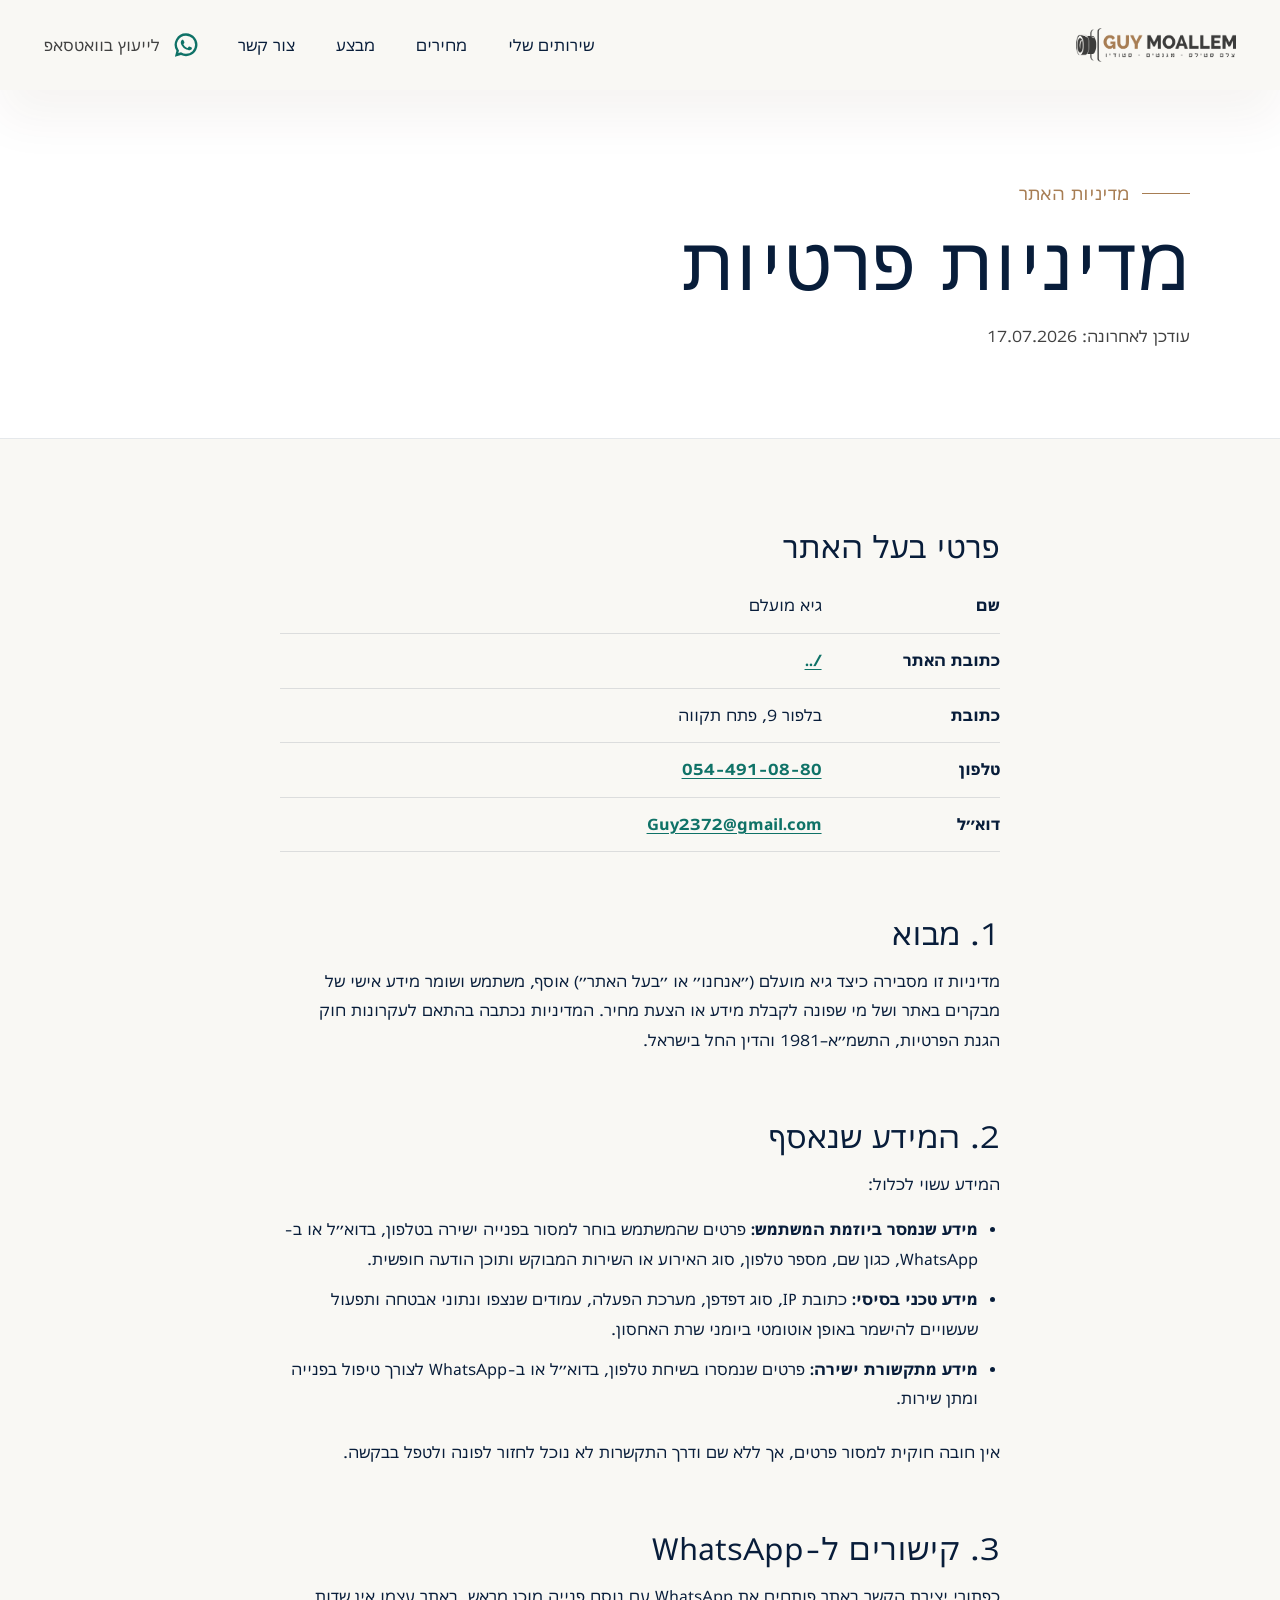
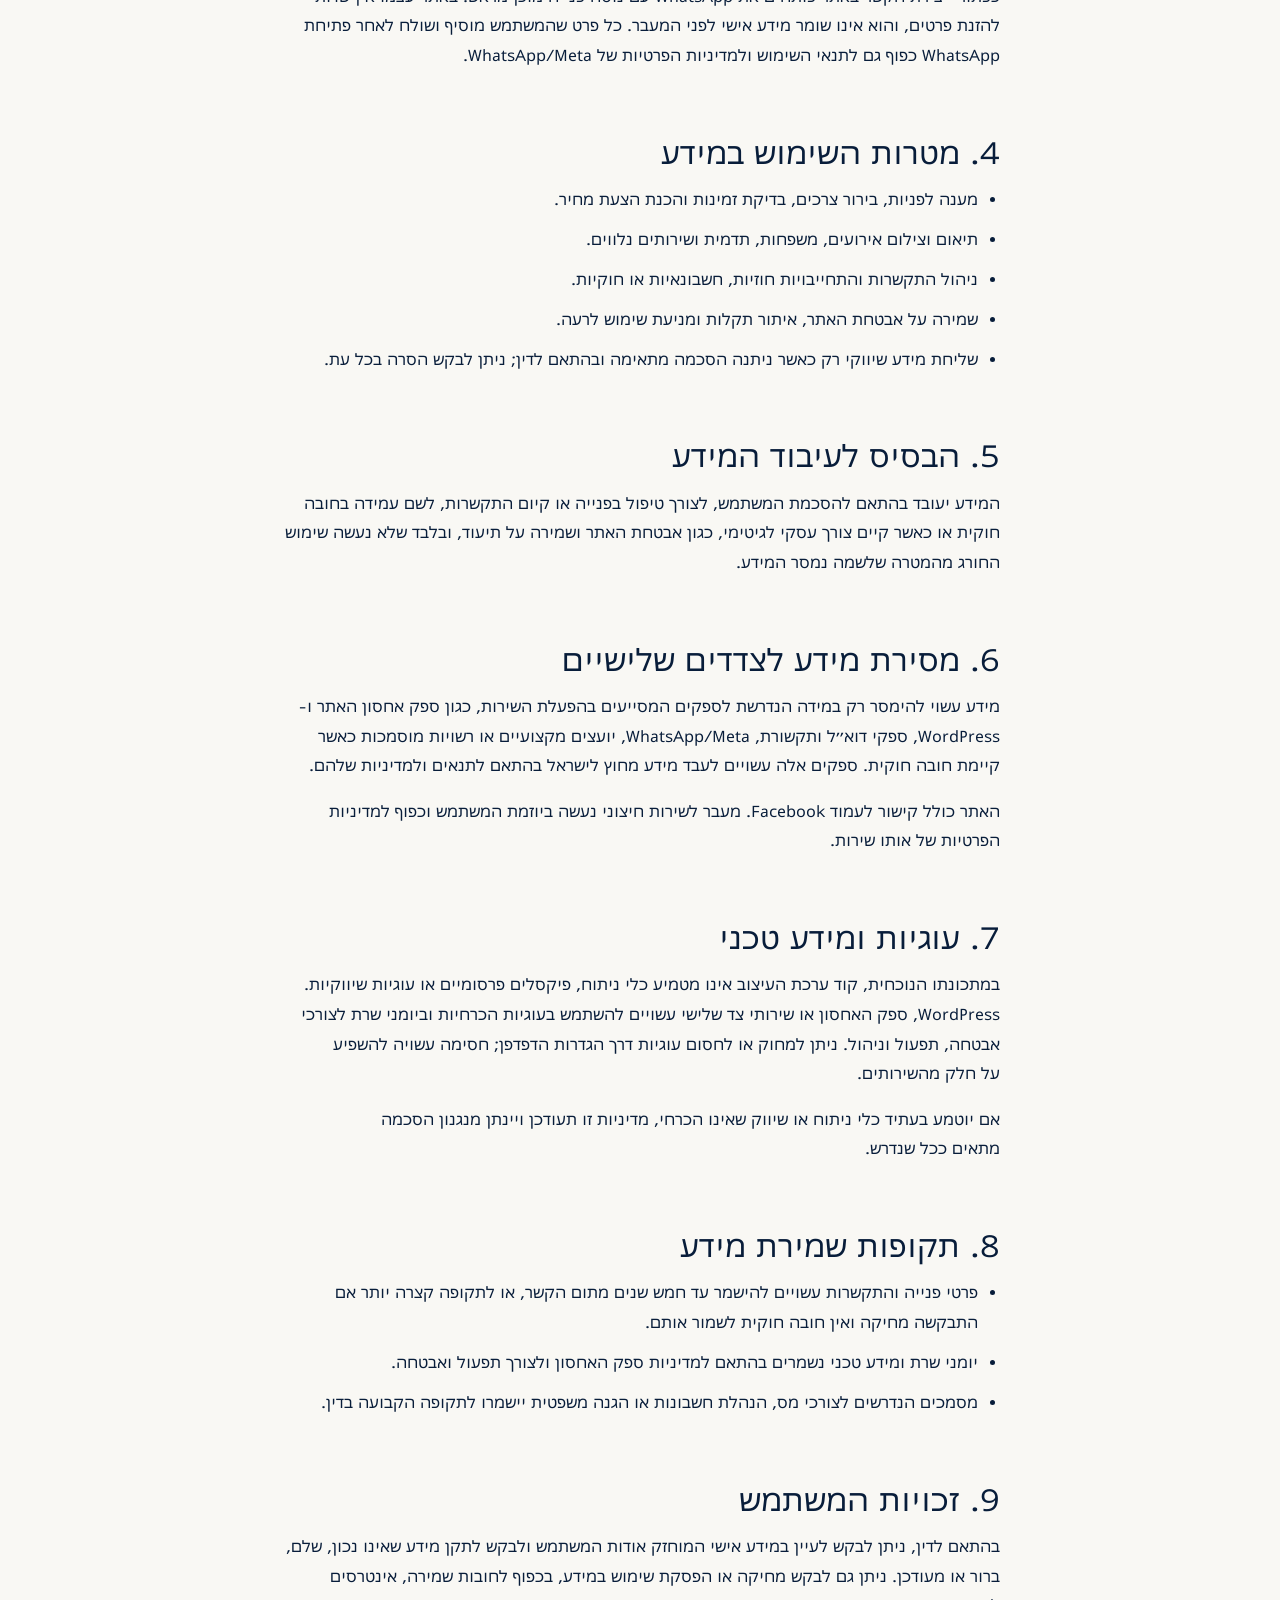
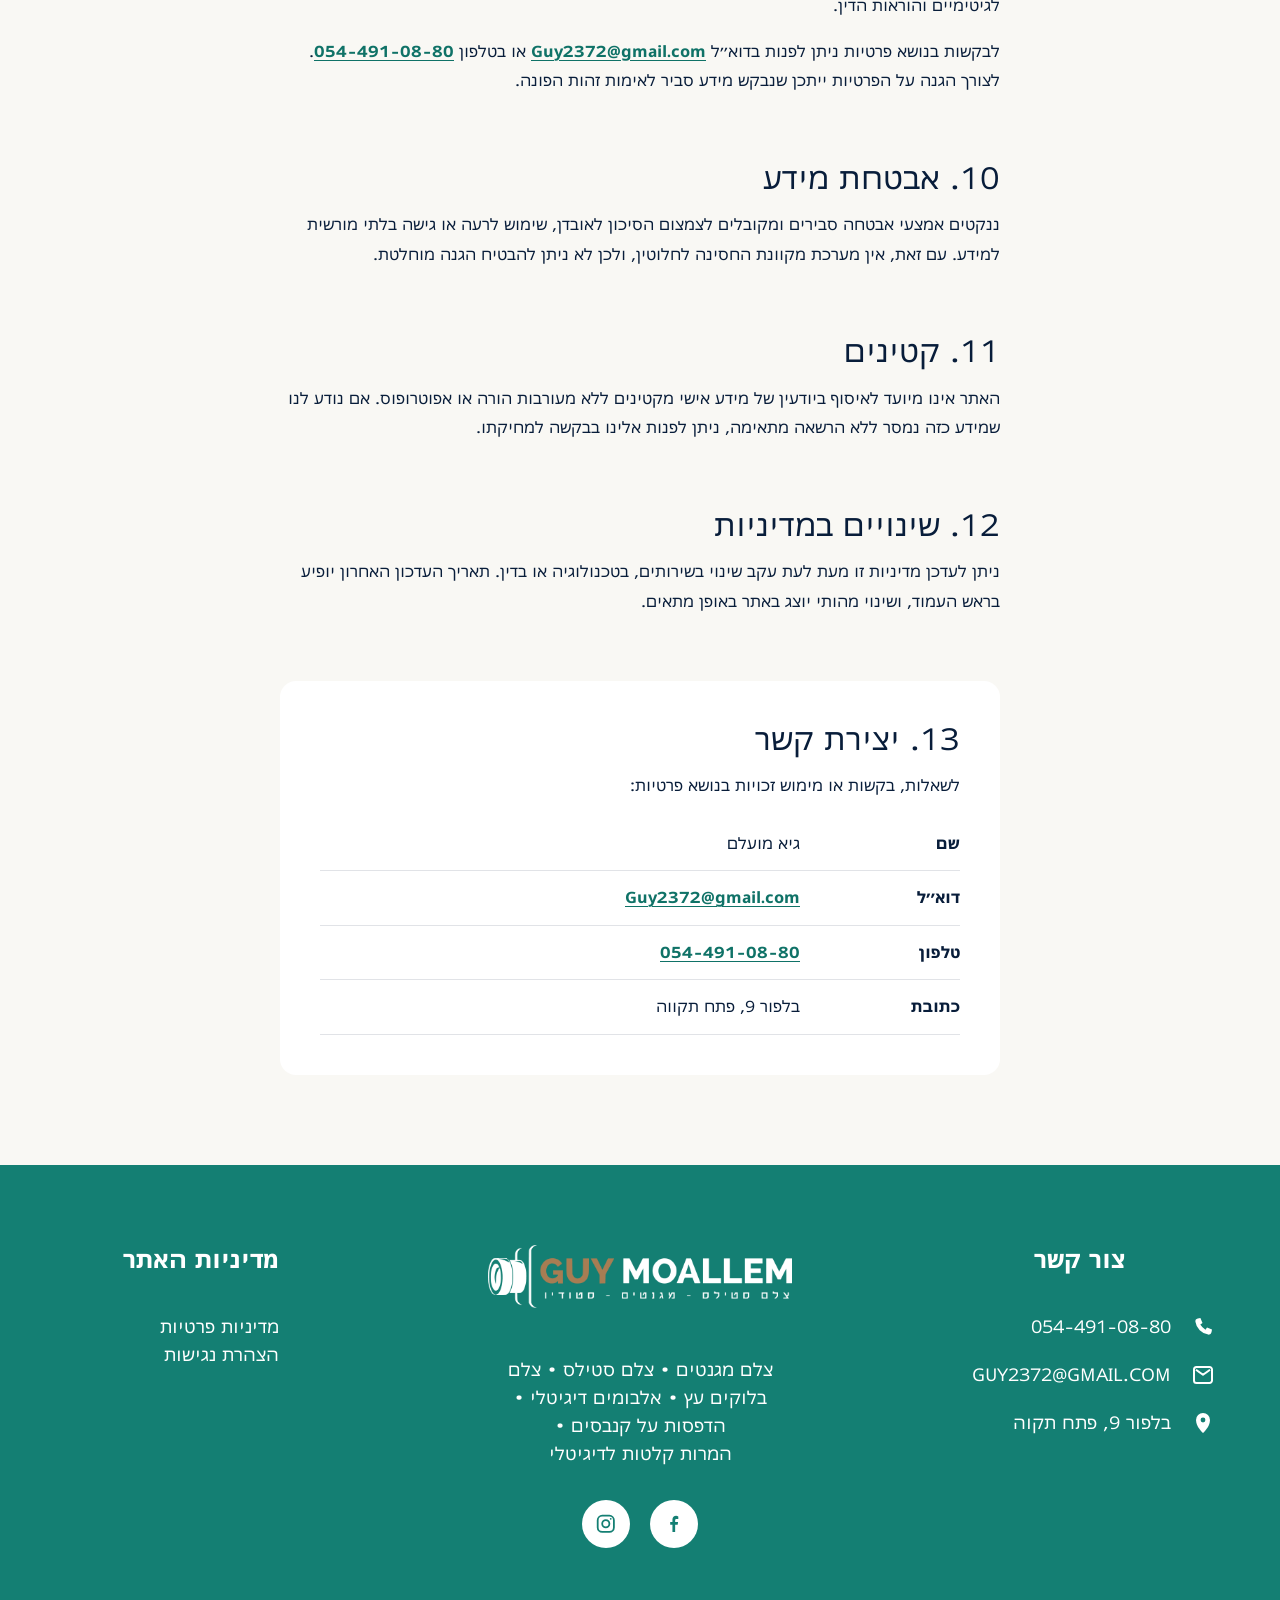
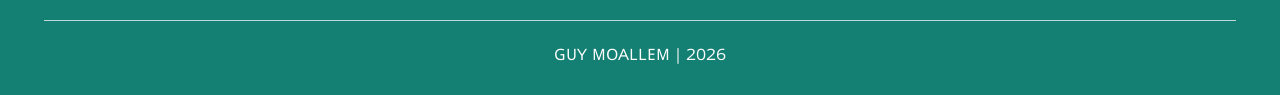
<file: privacy-policy/index.html>
<!doctype html>
<html lang="he" dir="rtl">
<head>
	<meta charset="UTF-8">
	<meta name="viewport" content="width=device-width, initial-scale=1">
	<link rel="icon" type="image/png" href="../assets/images/favicon.png">
	<title>מדיניות פרטיות &#8211; Guy Moallem</title>
<meta name='robots' content='max-image-preview:large' />
<link rel="preload" href="../assets/fonts/Lunasima-Regular.ttf" as="font" type="font/ttf" crossorigin>
<link rel="preload" href="../assets/fonts/Lunasima-Bold.ttf" as="font" type="font/ttf" crossorigin>
<link rel="preload" href="../assets/fonts/Heebo-Variable.ttf" as="font" type="font/ttf" crossorigin>



<style id="wp-img-auto-sizes-contain-inline-css">
img:is([sizes=auto i],[sizes^="auto," i]){contain-intrinsic-size:3000px 1500px}
/*# sourceURL=wp-img-auto-sizes-contain-inline-css */
</style>
<style id="wp-emoji-styles-inline-css">

	img.wp-smiley, img.emoji {
		display: inline !important;
		border: none !important;
		box-shadow: none !important;
		height: 1em !important;
		width: 1em !important;
		margin: 0 0.07em !important;
		vertical-align: -0.1em !important;
		background: none !important;
		padding: 0 !important;
	}
/*# sourceURL=wp-emoji-styles-inline-css */
</style>
<style id="wp-block-library-inline-css">
:root{--wp-block-synced-color:#7a00df;--wp-block-synced-color--rgb:122,0,223;--wp-bound-block-color:var(--wp-block-synced-color);--wp-editor-canvas-background:#ddd;--wp-admin-theme-color:#007cba;--wp-admin-theme-color--rgb:0,124,186;--wp-admin-theme-color-darker-10:#006ba1;--wp-admin-theme-color-darker-10--rgb:0,107,160.5;--wp-admin-theme-color-darker-20:#005a87;--wp-admin-theme-color-darker-20--rgb:0,90,135;--wp-admin-border-width-focus:2px}@media (min-resolution:192dpi){:root{--wp-admin-border-width-focus:1.5px}}.wp-element-button{cursor:pointer}:root .has-very-light-gray-background-color{background-color:#eee}:root .has-very-dark-gray-background-color{background-color:#313131}:root .has-very-light-gray-color{color:#eee}:root .has-very-dark-gray-color{color:#313131}:root .has-vivid-green-cyan-to-vivid-cyan-blue-gradient-background{background:linear-gradient(135deg,#00d084,#0693e3)}:root .has-purple-crush-gradient-background{background:linear-gradient(135deg,#34e2e4,#4721fb 50%,#ab1dfe)}:root .has-hazy-dawn-gradient-background{background:linear-gradient(135deg,#faaca8,#dad0ec)}:root .has-subdued-olive-gradient-background{background:linear-gradient(135deg,#fafae1,#67a671)}:root .has-atomic-cream-gradient-background{background:linear-gradient(135deg,#fdd79a,#004a59)}:root .has-nightshade-gradient-background{background:linear-gradient(135deg,#330968,#31cdcf)}:root .has-midnight-gradient-background{background:linear-gradient(135deg,#020381,#2874fc)}:root{--wp--preset--font-size--normal:16px;--wp--preset--font-size--huge:42px}.has-regular-font-size{font-size:1em}.has-larger-font-size{font-size:2.625em}.has-normal-font-size{font-size:var(--wp--preset--font-size--normal)}.has-huge-font-size{font-size:var(--wp--preset--font-size--huge)}:root .has-text-align-center{text-align:center}:root .has-text-align-left{text-align:left}:root .has-text-align-right{text-align:right}.has-fit-text{white-space:nowrap!important}#end-resizable-editor-section{display:none}.aligncenter{clear:both}.items-justified-left{justify-content:flex-start}.items-justified-center{justify-content:center}.items-justified-right{justify-content:flex-end}.items-justified-space-between{justify-content:space-between}.screen-reader-text{word-wrap:normal!important;border:0;clip-path:inset(50%);height:1px;margin:-1px;overflow:hidden;padding:0;position:absolute;width:1px}.screen-reader-text:focus{background-color:#ddd;clip-path:none;color:#444;display:block;font-size:1em;height:auto;left:5px;line-height:normal;padding:15px 23px 14px;text-decoration:none;top:5px;width:auto;z-index:100000}html :where(.has-border-color){border-style:solid}html :where([style*=border-color]){border-style:solid}html :where([style*=border-top-color]){border-top-style:solid}html :where([style*=border-right-color]){border-right-style:solid}html :where([style*=border-bottom-color]){border-bottom-style:solid}html :where([style*=border-left-color]){border-left-style:solid}html :where([style*=border-width]){border-style:solid}html :where([style*=border-top-width]){border-top-style:solid}html :where([style*=border-right-width]){border-right-style:solid}html :where([style*=border-bottom-width]){border-bottom-style:solid}html :where([style*=border-left-width]){border-left-style:solid}html :where(img[class*=wp-image-]){height:auto;max-width:100%}:where(figure){margin:0 0 1em}html :where(.is-position-sticky){--wp-admin--admin-bar--position-offset:var(--wp-admin--admin-bar--height,0px)}@media screen and (max-width:600px){html :where(.is-position-sticky){--wp-admin--admin-bar--position-offset:0px}}

</style>
<style id="classic-theme-styles-inline-css">
/*! This file is auto-generated */
.wp-block-button__link{color:#fff;background-color:#32373c;border-radius:9999px;box-shadow:none;text-decoration:none;padding:calc(.667em + 2px) calc(1.333em + 2px);font-size:1.125em}.wp-block-file__button{background:#32373c;color:#fff;text-decoration:none}
</style>

<style id="global-styles-inline-css">
:root{--wp--preset--aspect-ratio--square: 1;--wp--preset--aspect-ratio--4-3: 4/3;--wp--preset--aspect-ratio--3-4: 3/4;--wp--preset--aspect-ratio--3-2: 3/2;--wp--preset--aspect-ratio--2-3: 2/3;--wp--preset--aspect-ratio--16-9: 16/9;--wp--preset--aspect-ratio--9-16: 9/16;--wp--preset--color--black: #000000;--wp--preset--color--cyan-bluish-gray: #abb8c3;--wp--preset--color--white: #ffffff;--wp--preset--color--pale-pink: #f78da7;--wp--preset--color--vivid-red: #cf2e2e;--wp--preset--color--luminous-vivid-orange: #ff6900;--wp--preset--color--luminous-vivid-amber: #fcb900;--wp--preset--color--light-green-cyan: #7bdcb5;--wp--preset--color--vivid-green-cyan: #00d084;--wp--preset--color--pale-cyan-blue: #8ed1fc;--wp--preset--color--vivid-cyan-blue: #0693e3;--wp--preset--color--vivid-purple: #9b51e0;--wp--preset--gradient--vivid-cyan-blue-to-vivid-purple: linear-gradient(135deg,rgb(6,147,227) 0%,rgb(155,81,224) 100%);--wp--preset--gradient--light-green-cyan-to-vivid-green-cyan: linear-gradient(135deg,rgb(122,220,180) 0%,rgb(0,208,130) 100%);--wp--preset--gradient--luminous-vivid-amber-to-luminous-vivid-orange: linear-gradient(135deg,rgb(252,185,0) 0%,rgb(255,105,0) 100%);--wp--preset--gradient--luminous-vivid-orange-to-vivid-red: linear-gradient(135deg,rgb(255,105,0) 0%,rgb(207,46,46) 100%);--wp--preset--gradient--very-light-gray-to-cyan-bluish-gray: linear-gradient(135deg,rgb(238,238,238) 0%,rgb(169,184,195) 100%);--wp--preset--gradient--cool-to-warm-spectrum: linear-gradient(135deg,rgb(74,234,220) 0%,rgb(151,120,209) 20%,rgb(207,42,186) 40%,rgb(238,44,130) 60%,rgb(251,105,98) 80%,rgb(254,248,76) 100%);--wp--preset--gradient--blush-light-purple: linear-gradient(135deg,rgb(255,206,236) 0%,rgb(152,150,240) 100%);--wp--preset--gradient--blush-bordeaux: linear-gradient(135deg,rgb(254,205,165) 0%,rgb(254,45,45) 50%,rgb(107,0,62) 100%);--wp--preset--gradient--luminous-dusk: linear-gradient(135deg,rgb(255,203,112) 0%,rgb(199,81,192) 50%,rgb(65,88,208) 100%);--wp--preset--gradient--pale-ocean: linear-gradient(135deg,rgb(255,245,203) 0%,rgb(182,227,212) 50%,rgb(51,167,181) 100%);--wp--preset--gradient--electric-grass: linear-gradient(135deg,rgb(202,248,128) 0%,rgb(113,206,126) 100%);--wp--preset--gradient--midnight: linear-gradient(135deg,rgb(2,3,129) 0%,rgb(40,116,252) 100%);--wp--preset--font-size--small: 13px;--wp--preset--font-size--medium: 20px;--wp--preset--font-size--large: 36px;--wp--preset--font-size--x-large: 42px;--wp--preset--spacing--20: 0.44rem;--wp--preset--spacing--30: 0.67rem;--wp--preset--spacing--40: 1rem;--wp--preset--spacing--50: 1.5rem;--wp--preset--spacing--60: 2.25rem;--wp--preset--spacing--70: 3.38rem;--wp--preset--spacing--80: 5.06rem;--wp--preset--shadow--natural: 6px 6px 9px rgba(0, 0, 0, 0.2);--wp--preset--shadow--deep: 12px 12px 50px rgba(0, 0, 0, 0.4);--wp--preset--shadow--sharp: 6px 6px 0px rgba(0, 0, 0, 0.2);--wp--preset--shadow--outlined: 6px 6px 0px -3px rgb(255, 255, 255), 6px 6px rgb(0, 0, 0);--wp--preset--shadow--crisp: 6px 6px 0px rgb(0, 0, 0);}:where(body) { margin: 0; }:where(.is-layout-flex){gap: 0.5em;}:where(.is-layout-grid){gap: 0.5em;}body .is-layout-flex{display: flex;}.is-layout-flex{flex-wrap: wrap;align-items: center;}.is-layout-flex > :is(*, div){margin: 0;}body .is-layout-grid{display: grid;}.is-layout-grid > :is(*, div){margin: 0;}body{padding-top: 0px;padding-right: 0px;padding-bottom: 0px;padding-left: 0px;}:root :where(.wp-element-button, .wp-block-button__link){background-color: #32373c;border-width: 0;color: #fff;font-family: inherit;font-size: inherit;font-style: inherit;font-weight: inherit;letter-spacing: inherit;line-height: inherit;padding-top: calc(0.667em + 2px);padding-right: calc(1.333em + 2px);padding-bottom: calc(0.667em + 2px);padding-left: calc(1.333em + 2px);text-decoration: none;text-transform: inherit;}.has-black-color{color: var(--wp--preset--color--black) !important;}.has-cyan-bluish-gray-color{color: var(--wp--preset--color--cyan-bluish-gray) !important;}.has-white-color{color: var(--wp--preset--color--white) !important;}.has-pale-pink-color{color: var(--wp--preset--color--pale-pink) !important;}.has-vivid-red-color{color: var(--wp--preset--color--vivid-red) !important;}.has-luminous-vivid-orange-color{color: var(--wp--preset--color--luminous-vivid-orange) !important;}.has-luminous-vivid-amber-color{color: var(--wp--preset--color--luminous-vivid-amber) !important;}.has-light-green-cyan-color{color: var(--wp--preset--color--light-green-cyan) !important;}.has-vivid-green-cyan-color{color: var(--wp--preset--color--vivid-green-cyan) !important;}.has-pale-cyan-blue-color{color: var(--wp--preset--color--pale-cyan-blue) !important;}.has-vivid-cyan-blue-color{color: var(--wp--preset--color--vivid-cyan-blue) !important;}.has-vivid-purple-color{color: var(--wp--preset--color--vivid-purple) !important;}.has-black-background-color{background-color: var(--wp--preset--color--black) !important;}.has-cyan-bluish-gray-background-color{background-color: var(--wp--preset--color--cyan-bluish-gray) !important;}.has-white-background-color{background-color: var(--wp--preset--color--white) !important;}.has-pale-pink-background-color{background-color: var(--wp--preset--color--pale-pink) !important;}.has-vivid-red-background-color{background-color: var(--wp--preset--color--vivid-red) !important;}.has-luminous-vivid-orange-background-color{background-color: var(--wp--preset--color--luminous-vivid-orange) !important;}.has-luminous-vivid-amber-background-color{background-color: var(--wp--preset--color--luminous-vivid-amber) !important;}.has-light-green-cyan-background-color{background-color: var(--wp--preset--color--light-green-cyan) !important;}.has-vivid-green-cyan-background-color{background-color: var(--wp--preset--color--vivid-green-cyan) !important;}.has-pale-cyan-blue-background-color{background-color: var(--wp--preset--color--pale-cyan-blue) !important;}.has-vivid-cyan-blue-background-color{background-color: var(--wp--preset--color--vivid-cyan-blue) !important;}.has-vivid-purple-background-color{background-color: var(--wp--preset--color--vivid-purple) !important;}.has-black-border-color{border-color: var(--wp--preset--color--black) !important;}.has-cyan-bluish-gray-border-color{border-color: var(--wp--preset--color--cyan-bluish-gray) !important;}.has-white-border-color{border-color: var(--wp--preset--color--white) !important;}.has-pale-pink-border-color{border-color: var(--wp--preset--color--pale-pink) !important;}.has-vivid-red-border-color{border-color: var(--wp--preset--color--vivid-red) !important;}.has-luminous-vivid-orange-border-color{border-color: var(--wp--preset--color--luminous-vivid-orange) !important;}.has-luminous-vivid-amber-border-color{border-color: var(--wp--preset--color--luminous-vivid-amber) !important;}.has-light-green-cyan-border-color{border-color: var(--wp--preset--color--light-green-cyan) !important;}.has-vivid-green-cyan-border-color{border-color: var(--wp--preset--color--vivid-green-cyan) !important;}.has-pale-cyan-blue-border-color{border-color: var(--wp--preset--color--pale-cyan-blue) !important;}.has-vivid-cyan-blue-border-color{border-color: var(--wp--preset--color--vivid-cyan-blue) !important;}.has-vivid-purple-border-color{border-color: var(--wp--preset--color--vivid-purple) !important;}.has-vivid-cyan-blue-to-vivid-purple-gradient-background{background: var(--wp--preset--gradient--vivid-cyan-blue-to-vivid-purple) !important;}.has-light-green-cyan-to-vivid-green-cyan-gradient-background{background: var(--wp--preset--gradient--light-green-cyan-to-vivid-green-cyan) !important;}.has-luminous-vivid-amber-to-luminous-vivid-orange-gradient-background{background: var(--wp--preset--gradient--luminous-vivid-amber-to-luminous-vivid-orange) !important;}.has-luminous-vivid-orange-to-vivid-red-gradient-background{background: var(--wp--preset--gradient--luminous-vivid-orange-to-vivid-red) !important;}.has-very-light-gray-to-cyan-bluish-gray-gradient-background{background: var(--wp--preset--gradient--very-light-gray-to-cyan-bluish-gray) !important;}.has-cool-to-warm-spectrum-gradient-background{background: var(--wp--preset--gradient--cool-to-warm-spectrum) !important;}.has-blush-light-purple-gradient-background{background: var(--wp--preset--gradient--blush-light-purple) !important;}.has-blush-bordeaux-gradient-background{background: var(--wp--preset--gradient--blush-bordeaux) !important;}.has-luminous-dusk-gradient-background{background: var(--wp--preset--gradient--luminous-dusk) !important;}.has-pale-ocean-gradient-background{background: var(--wp--preset--gradient--pale-ocean) !important;}.has-electric-grass-gradient-background{background: var(--wp--preset--gradient--electric-grass) !important;}.has-midnight-gradient-background{background: var(--wp--preset--gradient--midnight) !important;}.has-small-font-size{font-size: var(--wp--preset--font-size--small) !important;}.has-medium-font-size{font-size: var(--wp--preset--font-size--medium) !important;}.has-large-font-size{font-size: var(--wp--preset--font-size--large) !important;}.has-x-large-font-size{font-size: var(--wp--preset--font-size--x-large) !important;}
/*# sourceURL=global-styles-inline-css */
</style>

<link rel='stylesheet' id='guy-moallem-style-css' href='../assets/css/main.css' media='all' />

<link rel="canonical" href="../privacy-policy/" />

	<!-- Static export for GitHub Pages. -->
</head>
<body class="privacy-policy wp-singular page-template-default page page-id-3 wp-embed-responsive wp-theme-guy-moallem guy-moallem-site">
<a class="skip-link" href="#main">Skip to content</a>

<header class="site-header" data-site-header>
	<div class="site-header__inner container">
		<div class="site-brand">
							<a href="../" rel="home" aria-label="Guy Moallem - home">
				<img
					class="site-brand__logo"
					src="../assets/images/logo-guy.png"
					width="868"
					height="182"
					alt="Guy Moallem"
				>
				</a>
					</div>

		<button
			class="site-header__menu-toggle"
			type="button"
			aria-expanded="false"
			aria-controls="primary-navigation"
			data-menu-toggle
		>
			<span class="screen-reader-text">Toggle navigation</span>
			<svg aria-hidden="true" viewBox="0 0 24 24" width="24" height="24" focusable="false">
				<path d="M4 7h16M4 12h16M4 17h16" fill="none" stroke="currentColor" stroke-width="2" stroke-linecap="round" />
			</svg>
		</button>

		<nav class="site-nav" id="primary-navigation" aria-label="Primary navigation">
							<ul class="site-nav__list">
					<li><a href="../#services">שירותים שלי</a></li>
					<li><a href="../#packages">מחירים</a></li>
					<li><a href="../#offer">מבצע</a></li>
					<li><a href="https://wa.me/972544910880" target="_blank" rel="noopener noreferrer">צור קשר</a></li>
				</ul>
					</nav>

		<a class="header-whatsapp" href="https://wa.me/972544910880" target="_blank" rel="noopener noreferrer">
			<svg aria-hidden="true" viewBox="0 0 24 24" width="24" height="24" focusable="false">
				<path d="M12 2a9.7 9.7 0 0 0-8.2 14.9L2.5 22l5.2-1.4A9.8 9.8 0 1 0 12 2Zm0 2a7.8 7.8 0 0 1 0 15.6 7.7 7.7 0 0 1-3.9-1.1l-.4-.2-2.3.6.6-2.2-.3-.4A7.8 7.8 0 0 1 12 4Zm-3 3.5c-.2 0-.5.1-.7.4-.2.3-.8.8-.8 2s.8 2.3.9 2.5c.1.2 1.6 2.6 4 3.5 2 .8 2.4.7 2.9.6.4-.1 1.4-.6 1.6-1.1.2-.6.2-1 .1-1.1-.1-.1-.3-.2-.6-.3l-1.5-.7c-.2-.1-.4-.1-.6.2l-.7.9c-.2.2-.3.3-.6.1a6.3 6.3 0 0 1-1.9-1.2 7 7 0 0 1-1.3-1.7c-.1-.3 0-.4.1-.5l.5-.6.2-.5c.1-.2 0-.4 0-.5L9.8 8c-.2-.5-.4-.5-.7-.5H9Z" fill="currentColor" />
			</svg>
			<span>לייעוץ בוואטסאפ</span>
		</a>
	</div>
</header>
<main class="legal-page" id="main" tabindex="-1">
	<header class="legal-page__hero">
		<div class="legal-page__hero-inner container">
			<p class="legal-page__eyebrow">מדיניות האתר</p>
			<h1>מדיניות פרטיות</h1>
			<p class="legal-page__updated">עודכן לאחרונה: <span dir="ltr">17.07.2026</span></p>
		</div>
	</header>

	<div class="legal-page__layout container">
		<article class="legal-page__content">
			<section aria-labelledby="company-details-title">
				<h2 id="company-details-title">פרטי בעל האתר</h2>
				<dl class="legal-page__details">
					<div><dt>שם</dt><dd>גיא מועלם</dd></div>
					<div><dt>כתובת האתר</dt><dd><a href="../" dir="ltr">../</a></dd></div>
					<div><dt>כתובת</dt><dd>בלפור 9, פתח תקווה</dd></div>
					<div><dt>טלפון</dt><dd><a href="tel:+972544910880" dir="ltr">054-491-08-80</a></dd></div>
					<div><dt>דוא״ל</dt><dd><a href="mailto:Guy2372@gmail.com" dir="ltr">Guy2372@gmail.com</a></dd></div>
				</dl>
			</section>

			<section aria-labelledby="privacy-intro-title">
				<h2 id="privacy-intro-title">1. מבוא</h2>
				<p>מדיניות זו מסבירה כיצד גיא מועלם (״אנחנו״ או ״בעל האתר״) אוסף, משתמש ושומר מידע אישי של מבקרים באתר ושל מי שפונה לקבלת מידע או הצעת מחיר. המדיניות נכתבה בהתאם לעקרונות חוק הגנת הפרטיות, התשמ״א–1981 והדין החל בישראל.</p>
			</section>

			<section aria-labelledby="privacy-data-title">
				<h2 id="privacy-data-title">2. המידע שנאסף</h2>
				<p>המידע עשוי לכלול:</p>
				<ul>
					<li><strong>מידע שנמסר ביוזמת המשתמש:</strong> פרטים שהמשתמש בוחר למסור בפנייה ישירה בטלפון, בדוא״ל או ב-WhatsApp, כגון שם, מספר טלפון, סוג האירוע או השירות המבוקש ותוכן הודעה חופשית.</li>
					<li><strong>מידע טכני בסיסי:</strong> כתובת IP, סוג דפדפן, מערכת הפעלה, עמודים שנצפו ונתוני אבטחה ותפעול שעשויים להישמר באופן אוטומטי ביומני שרת האחסון.</li>
					<li><strong>מידע מתקשורת ישירה:</strong> פרטים שנמסרו בשיחת טלפון, בדוא״ל או ב-WhatsApp לצורך טיפול בפנייה ומתן שירות.</li>
				</ul>
				<p>אין חובה חוקית למסור פרטים, אך ללא שם ודרך התקשרות לא נוכל לחזור לפונה ולטפל בבקשה.</p>
			</section>

			<section aria-labelledby="privacy-whatsapp-title">
				<h2 id="privacy-whatsapp-title">3. קישורים ל-WhatsApp</h2>
				<p>כפתורי יצירת הקשר באתר פותחים את WhatsApp עם נוסח פנייה מוכן מראש. באתר עצמו אין שדות להזנת פרטים, והוא אינו שומר מידע אישי לפני המעבר. כל פרט שהמשתמש מוסיף ושולח לאחר פתיחת WhatsApp כפוף גם לתנאי השימוש ולמדיניות הפרטיות של WhatsApp/Meta.</p>
			</section>

			<section aria-labelledby="privacy-purpose-title">
				<h2 id="privacy-purpose-title">4. מטרות השימוש במידע</h2>
				<ul>
					<li>מענה לפניות, בירור צרכים, בדיקת זמינות והכנת הצעת מחיר.</li>
					<li>תיאום וצילום אירועים, משפחות, תדמית ושירותים נלווים.</li>
					<li>ניהול התקשרות והתחייבויות חוזיות, חשבונאיות או חוקיות.</li>
					<li>שמירה על אבטחת האתר, איתור תקלות ומניעת שימוש לרעה.</li>
					<li>שליחת מידע שיווקי רק כאשר ניתנה הסכמה מתאימה ובהתאם לדין; ניתן לבקש הסרה בכל עת.</li>
				</ul>
			</section>

			<section aria-labelledby="privacy-basis-title">
				<h2 id="privacy-basis-title">5. הבסיס לעיבוד המידע</h2>
				<p>המידע יעובד בהתאם להסכמת המשתמש, לצורך טיפול בפנייה או קיום התקשרות, לשם עמידה בחובה חוקית או כאשר קיים צורך עסקי לגיטימי, כגון אבטחת האתר ושמירה על תיעוד, ובלבד שלא נעשה שימוש החורג מהמטרה שלשמה נמסר המידע.</p>
			</section>

			<section aria-labelledby="privacy-sharing-title">
				<h2 id="privacy-sharing-title">6. מסירת מידע לצדדים שלישיים</h2>
				<p>מידע עשוי להימסר רק במידה הנדרשת לספקים המסייעים בהפעלת השירות, כגון ספק אחסון האתר ו-WordPress, ספקי דוא״ל ותקשורת, WhatsApp/Meta, יועצים מקצועיים או רשויות מוסמכות כאשר קיימת חובה חוקית. ספקים אלה עשויים לעבד מידע מחוץ לישראל בהתאם לתנאים ולמדיניות שלהם.</p>
				<p>האתר כולל קישור לעמוד Facebook. מעבר לשירות חיצוני נעשה ביוזמת המשתמש וכפוף למדיניות הפרטיות של אותו שירות.</p>
			</section>

			<section aria-labelledby="privacy-cookies-title">
				<h2 id="privacy-cookies-title">7. עוגיות ומידע טכני</h2>
				<p>במתכונתו הנוכחית, קוד ערכת העיצוב אינו מטמיע כלי ניתוח, פיקסלים פרסומיים או עוגיות שיווקיות. WordPress, ספק האחסון או שירותי צד שלישי עשויים להשתמש בעוגיות הכרחיות וביומני שרת לצורכי אבטחה, תפעול וניהול. ניתן למחוק או לחסום עוגיות דרך הגדרות הדפדפן; חסימה עשויה להשפיע על חלק מהשירותים.</p>
				<p>אם יוטמע בעתיד כלי ניתוח או שיווק שאינו הכרחי, מדיניות זו תעודכן ויינתן מנגנון הסכמה מתאים ככל שנדרש.</p>
			</section>

			<section aria-labelledby="privacy-retention-title">
				<h2 id="privacy-retention-title">8. תקופות שמירת מידע</h2>
				<ul>
					<li>פרטי פנייה והתקשרות עשויים להישמר עד חמש שנים מתום הקשר, או לתקופה קצרה יותר אם התבקשה מחיקה ואין חובה חוקית לשמור אותם.</li>
					<li>יומני שרת ומידע טכני נשמרים בהתאם למדיניות ספק האחסון ולצורך תפעול ואבטחה.</li>
					<li>מסמכים הנדרשים לצורכי מס, הנהלת חשבונות או הגנה משפטית יישמרו לתקופה הקבועה בדין.</li>
				</ul>
			</section>

			<section aria-labelledby="privacy-rights-title">
				<h2 id="privacy-rights-title">9. זכויות המשתמש</h2>
				<p>בהתאם לדין, ניתן לבקש לעיין במידע אישי המוחזק אודות המשתמש ולבקש לתקן מידע שאינו נכון, שלם, ברור או מעודכן. ניתן גם לבקש מחיקה או הפסקת שימוש במידע, בכפוף לחובות שמירה, אינטרסים לגיטימיים והוראות הדין.</p>
				<p>לבקשות בנושא פרטיות ניתן לפנות בדוא״ל <a href="mailto:Guy2372@gmail.com" dir="ltr">Guy2372@gmail.com</a> או בטלפון <a href="tel:+972544910880" dir="ltr">054-491-08-80</a>. לצורך הגנה על הפרטיות ייתכן שנבקש מידע סביר לאימות זהות הפונה.</p>
			</section>

			<section aria-labelledby="privacy-security-title">
				<h2 id="privacy-security-title">10. אבטחת מידע</h2>
				<p>ננקטים אמצעי אבטחה סבירים ומקובלים לצמצום הסיכון לאובדן, שימוש לרעה או גישה בלתי מורשית למידע. עם זאת, אין מערכת מקוונת החסינה לחלוטין, ולכן לא ניתן להבטיח הגנה מוחלטת.</p>
			</section>

			<section aria-labelledby="privacy-minors-title">
				<h2 id="privacy-minors-title">11. קטינים</h2>
				<p>האתר אינו מיועד לאיסוף ביודעין של מידע אישי מקטינים ללא מעורבות הורה או אפוטרופוס. אם נודע לנו שמידע כזה נמסר ללא הרשאה מתאימה, ניתן לפנות אלינו בבקשה למחיקתו.</p>
			</section>

			<section aria-labelledby="privacy-changes-title">
				<h2 id="privacy-changes-title">12. שינויים במדיניות</h2>
				<p>ניתן לעדכן מדיניות זו מעת לעת עקב שינוי בשירותים, בטכנולוגיה או בדין. תאריך העדכון האחרון יופיע בראש העמוד, ושינוי מהותי יוצג באתר באופן מתאים.</p>
			</section>

			<section class="legal-page__contact" aria-labelledby="privacy-contact-title">
				<h2 id="privacy-contact-title">13. יצירת קשר</h2>
				<p>לשאלות, בקשות או מימוש זכויות בנושא פרטיות:</p>
				<dl>
					<div><dt>שם</dt><dd>גיא מועלם</dd></div>
					<div><dt>דוא״ל</dt><dd><a href="mailto:Guy2372@gmail.com" dir="ltr">Guy2372@gmail.com</a></dd></div>
					<div><dt>טלפון</dt><dd><a href="tel:+972544910880" dir="ltr">054-491-08-80</a></dd></div>
					<div><dt>כתובת</dt><dd>בלפור 9, פתח תקווה</dd></div>
				</dl>
			</section>
		</article>
	</div>
</main>
<footer class="site-footer" id="site-footer">
	<div class="site-footer__inner container-wide">
		<nav class="site-footer__navigation" aria-label="Footer navigation">
			<h2 class="site-footer__title">מדיניות האתר</h2>
							<ul class="site-footer__list">
					<li><a href="../privacy-policy/">מדיניות פרטיות</a></li>
					<li><a href="../accessibility/">הצהרת נגישות</a></li>
				</ul>
					</nav>

		<div class="site-footer__brand">
			<a class="site-footer__logo-link" href="../" aria-label="Guy Moallem - home">
				<img
					class="site-footer__logo"
					src="../assets/images/logo-guy-white.png"
					width="868"
					height="182"
					alt="Guy Moallem"
					loading="lazy"
				>
			</a>
			<p class="site-footer__services">צלם מגנטים • צלם סטילס • צלם<br>בלוקים עץ • אלבומים דיגיטלי •<br>הדפסות על קנבסים •<br>המרות קלטות לדיגיטלי</p>
			<div class="site-footer__socials" aria-label="רשתות חברתיות">
				<a href="https://www.facebook.com/guy2372" target="_blank" rel="noopener noreferrer" aria-label="Facebook"><svg aria-hidden="true" viewBox="0 0 24 24"><path d="M13.5 21v-8h2.8l.45-3h-3.25V8.1c0-.9.3-1.55 1.65-1.55H17V3.85A25 25 0 0 0 14.6 3c-2.4 0-4.1 1.45-4.1 4.2V10H8v3h2.5v8h3Z" fill="currentColor" /></svg></a>
				<a href="https://www.instagram.com/guymoallem7?igsh=MXZ1bXE4dDFubW1wNA==" target="_blank" rel="noopener noreferrer" aria-label="Instagram"><svg aria-hidden="true" viewBox="0 0 24 24"><rect x="3" y="3" width="18" height="18" rx="5" fill="none" stroke="currentColor" stroke-width="2" /><circle cx="12" cy="12" r="4" fill="none" stroke="currentColor" stroke-width="2" /><circle cx="17.5" cy="6.5" r="1" fill="currentColor" /></svg></a>
			</div>
		</div>

		<div class="site-footer__contact">
			<h2 class="site-footer__title">צור קשר</h2>
			<ul class="site-footer__list">
				<li><svg aria-hidden="true" viewBox="0 0 24 24"><path d="M6.8 3.5 9.4 3l2.1 5-2.2 1.5a15 15 0 0 0 5.2 5.2l1.5-2.2 5 2.1-.5 2.6a3 3 0 0 1-3.25 2.4A15.2 15.2 0 0 1 4.4 6.75 3 3 0 0 1 6.8 3.5Z" fill="currentColor" /></svg><a href="tel:+972544910880" dir="ltr">054-491-08-80</a></li>
				<li><svg aria-hidden="true" viewBox="0 0 24 24"><path d="M3 6.5A2.5 2.5 0 0 1 5.5 4h13A2.5 2.5 0 0 1 21 6.5v11a2.5 2.5 0 0 1-2.5 2.5h-13A2.5 2.5 0 0 1 3 17.5v-11Zm2 .3 7 5 7-5" fill="none" stroke="currentColor" stroke-width="2" stroke-linejoin="round" /></svg><a href="mailto:Guy2372@gmail.com" dir="ltr">GUY2372@GMAIL.COM</a></li>
				<li><svg aria-hidden="true" viewBox="0 0 24 24"><path d="M12 22s7-6.1 7-13A7 7 0 1 0 5 9c0 6.9 7 13 7 13Z" fill="currentColor" /><circle cx="12" cy="9" r="2.4" fill="#147f73" /></svg><span>בלפור 9, פתח תקוה</span></li>
			</ul>
		</div>
	</div>

	<div class="site-footer__bottom container-wide">
		<p dir="ltr">GUY MOALLEM | 2026</p>
	</div>
</footer>

<script data-wp-strategy="defer" defer id="guy-moallem-script-js" src="../assets/js/main.js"></script>

</body>
</html>
</file>
<file: assets/css/main.css>
@charset "UTF-8";

@font-face {
	font-family: "Lunasima";
	font-style: normal;
	font-weight: 400;
	font-display: swap;
	src: url("../fonts/Lunasima-Regular.ttf") format("truetype");
}

/* Reversible motion layer: subtle site choreography.
 * Remove this block and the matching block in main.js to roll it back.
 */
@keyframes motion-enter-inline {
	from {
		opacity: 0;
		transform: translate3d(var(--motion-enter-x), 0, 0);
	}

	to {
		opacity: 1;
		transform: translate3d(0, 0, 0);
	}
}

html[dir="rtl"] .hero__media,
html[dir="ltr"] .hero__content {
	--motion-enter-x: -30px;
	animation: motion-enter-inline 1100ms cubic-bezier(0.25, 0.1, 0.25, 1) both;
}

html[dir="rtl"] .hero__content,
html[dir="ltr"] .hero__media {
	--motion-enter-x: 30px;
	animation: motion-enter-inline 1100ms cubic-bezier(0.25, 0.1, 0.25, 1) both;
}

html.motion-enabled {
	overflow-x: clip;
}

html.motion-enabled .motion-reveal {
	opacity: 0;
}

html[dir="rtl"].motion-enabled .motion-reveal--end,
html[dir="ltr"].motion-enabled .motion-reveal--start {
	transform: translate3d(-30px, 0, 0);
}

html[dir="rtl"].motion-enabled .motion-reveal--start,
html[dir="ltr"].motion-enabled .motion-reveal--end {
	transform: translate3d(30px, 0, 0);
}

html.motion-enabled .motion-reveal--bottom {
	transform: translate3d(0, 28px, 0);
}

html.motion-enabled .motion-reveal.is-revealed {
	opacity: 1;
	transform: translate3d(0, 0, 0);
	transition:
		opacity 1100ms cubic-bezier(0.25, 0.1, 0.25, 1),
		transform 1100ms cubic-bezier(0.25, 0.1, 0.25, 1);
	will-change: opacity, transform;
}

/* Assemble the event-photo collage one print at a time. */
html.motion-enabled .event-cta__photos.motion-reveal {
	opacity: 1;
	transform: none;
}

html.motion-enabled .event-cta__photos.motion-reveal .photo-frame {
	opacity: 0;
}

html.motion-enabled .event-cta__photos.motion-reveal .photo-frame--family {
	transform: translate3d(26px, 20px, 0) rotate(8deg) scale(0.96);
}

html.motion-enabled .event-cta__photos.motion-reveal .photo-frame--green {
	transform: translate3d(-24px, 18px, 0) rotate(-9deg) scale(0.96);
}

html.motion-enabled .event-cta__photos.motion-reveal.is-revealed .photo-frame {
	opacity: 1;
	transition:
		opacity 1000ms cubic-bezier(0.25, 0.1, 0.25, 1),
		transform 1000ms cubic-bezier(0.25, 0.1, 0.25, 1);
	will-change: opacity, transform;
}

html.motion-enabled .event-cta__photos.motion-reveal.is-revealed .photo-frame--family {
	transform: translate3d(0, 0, 0) rotate(5deg) scale(1);
}

html.motion-enabled .event-cta__photos.motion-reveal.is-revealed .photo-frame--green {
	transform: translate3d(0, 0, 0) rotate(-6deg) scale(1);
	transition-delay: 90ms;
}

/* Preserve the final print angle while the Offer photo enters. */
html[dir].motion-enabled .offer-section__photo.motion-reveal {
	transform: translate3d(26px, 20px, 0) rotate(11deg) scale(0.96);
}

html[dir].motion-enabled .offer-section__photo.motion-reveal.is-revealed {
	transform: translate3d(0, 0, 0) rotate(8deg) scale(1);
}

@media (max-width: 48rem) {
	html[dir="rtl"] .hero__media,
	html[dir="ltr"] .hero__content {
		--motion-enter-x: -20px;
	}

	html[dir="rtl"] .hero__content,
	html[dir="ltr"] .hero__media {
		--motion-enter-x: 20px;
	}

	html[dir="rtl"].motion-enabled .motion-reveal--end,
	html[dir="ltr"].motion-enabled .motion-reveal--start {
		transform: translate3d(-20px, 0, 0);
	}

	html[dir="rtl"].motion-enabled .motion-reveal--start,
	html[dir="ltr"].motion-enabled .motion-reveal--end {
		transform: translate3d(20px, 0, 0);
	}

	html.motion-enabled .motion-reveal--bottom {
		transform: translate3d(0, 22px, 0);
	}

	html.motion-enabled .motion-reveal.is-revealed {
		transform: translate3d(0, 0, 0);
	}
}

@media (prefers-reduced-motion: reduce) {
	.hero__media,
	.hero__content {
		animation: none !important;
	}

	.event-cta__photos .photo-frame {
		transition: none !important;
	}

	html.motion-enabled .motion-reveal {
		opacity: 1 !important;
		transform: none !important;
		transition: none !important;
		will-change: auto !important;
	}
}

/* Long-form legal pages. */
.legal-page {
	min-block-size: 55vh;
	background: var(--color-bg-soft);
}

.legal-page__hero {
	padding-block: clamp(3.5rem, 7vw, 6.5rem);
	background: var(--color-bg);
	border-block-end: 1px solid rgb(8 29 58 / 10%);
}

.legal-page__hero-inner,
.legal-page__layout {
	max-inline-size: 76rem;
}

.legal-page__eyebrow {
	display: flex;
	align-items: center;
	gap: 0.8rem;
	margin: 0 0 0.75rem;
	color: var(--color-brand-secondary);
	font-size: 1.125rem;
}

.legal-page__eyebrow::before {
	inline-size: 3rem;
	block-size: 1px;
	background: currentColor;
	content: "";
}

.legal-page__hero h1 {
	max-inline-size: 14ch;
	margin: 0;
	color: var(--color-text);
	font-size: clamp(2.6rem, 6vw, 5rem);
}

.legal-page__updated {
	margin: 1.25rem 0 0;
	color: var(--color-muted);
	font-size: 1rem;
}

.legal-page__layout {
	padding-block: clamp(3.5rem, 7vw, 6.5rem);
}

.legal-page__content {
	max-inline-size: 72ch;
	margin-inline: auto;
	font-size: clamp(1rem, 1.2vw, 1.125rem);
	line-height: 1.85;
}

.legal-page__content section + section {
	margin-block-start: clamp(2.5rem, 5vw, 4.25rem);
}

.legal-page__content h2 {
	margin: 0 0 1rem;
	color: var(--color-text);
	font-size: clamp(1.5rem, 2.4vw, 2.15rem);
}

.legal-page__content p {
	margin-block: 0 1rem;
}

.legal-page__content ul,
.legal-page__content ol {
	display: grid;
	gap: 0.65rem;
	padding-inline-start: 1.4rem;
	margin-block: 1rem 1.5rem;
}

.legal-page__content a,
.contact-form__privacy a,
.lead-form__consent a {
	color: var(--color-primary);
	font-weight: 700;
}

.legal-page__details,
.legal-page__contact dl {
	display: grid;
	gap: 0;
	margin: 0;
}

.legal-page__details > div,
.legal-page__contact dl > div {
	display: grid;
	grid-template-columns: minmax(7rem, 0.3fr) 1fr;
	gap: 1rem;
	padding-block: 0.75rem;
	border-block-end: 1px solid rgb(8 29 58 / 12%);
}

.legal-page__details dt,
.legal-page__contact dt {
	font-weight: 700;
}

.legal-page__details dd,
.legal-page__contact dd {
	margin: 0;
}

.legal-page__contact {
	padding: clamp(1.5rem, 4vw, 2.5rem);
	background: var(--color-bg);
	border-radius: var(--radius-md);
}

.contact-form__privacy {
	margin: 0.9rem 0 0;
	color: #53606d;
	font-size: 0.875rem;
	line-height: 1.55;
}

.contact-form__privacy a {
	color: var(--color-primary);
}

@media (max-width: 48rem) {
	.legal-page__hero,
	.legal-page__layout {
		padding-block: 3rem;
	}

	.legal-page__hero h1 {
		font-size: clamp(2.35rem, 13vw, 3.5rem);
	}

	.legal-page__content {
		line-height: 1.75;
	}

	.legal-page__details > div,
	.legal-page__contact dl > div {
		grid-template-columns: 1fr;
		gap: 0.15rem;
	}
}

@font-face {
	font-family: "Lunasima";
	font-style: normal;
	font-weight: 700;
	font-display: swap;
	src: url("../fonts/Lunasima-Bold.ttf") format("truetype");
}

@font-face {
	font-family: "Heebo";
	font-style: normal;
	font-weight: 100 900;
	font-display: swap;
	src: url("../fonts/Heebo-Variable.ttf") format("truetype-variations");
}

:root {
	--color-bg: #ffffff;
	--color-bg-soft: #f9f8f4;
	--color-bg-inverse: #000000;
	--color-text: #081d3a;
	--color-text-inverse: #ffffff;
	--color-muted: #414141;
	--color-primary: #0f7267;
	--color-primary-hover: #0b5e55;
	--color-brand-secondary: #a77d53;
	--color-focus: #ffbf47;
	--container-max: 68.75rem;
	--gutter: clamp(1.25rem, 4vw, 4.75rem);
	--space-1: 0.5rem;
	--space-2: 1rem;
	--space-3: 1.5rem;
	--space-4: 2rem;
	--space-5: 3rem;
	--space-6: 4.5rem;
	--space-7: 6rem;
	--radius-sm: 0.5rem;
	--radius-md: 1rem;
	--image-radius: 1.875rem;
	--control-height: 3rem;
	--z-header: 20;
	--z-menu: 30;
	--z-modal: 40;
}

*,
*::before,
*::after {
	box-sizing: border-box;
}

html {
	direction: rtl;
	scroll-behavior: smooth;
	text-size-adjust: 100%;
}

body {
	min-inline-size: 20rem;
	margin: 0;
	background: var(--color-bg);
	color: var(--color-text);
	font-family: "Lunasima", Arial, sans-serif;
	font-synthesis: none;
	font-optical-sizing: auto;
	font-variation-settings: normal;
	font-size: 1rem;
	line-height: 1.6;
	-webkit-font-smoothing: antialiased;
}

button,
input,
textarea,
select {
	font-family: "Lunasima", Arial, sans-serif;
	font-synthesis: none;
}

body.menu-open {
	overflow: hidden;
}

img,
svg {
	display: block;
	max-inline-size: 100%;
}

img {
	block-size: auto;
}

button,
input,
textarea,
select {
	font: inherit;
}

button,
a {
	touch-action: manipulation;
}

a {
	color: inherit;
	text-decoration-thickness: 0.08em;
	text-underline-offset: 0.18em;
}

a:hover {
	text-decoration-thickness: 0.12em;
}

:focus-visible {
	outline: 3px solid var(--color-focus);
	outline-offset: 3px;
}

h1,
h2,
h3 {
	line-height: 1.15;
	text-wrap: balance;
}

p,
li {
	text-wrap: pretty;
}

.container {
	inline-size: min(calc(100% - (2 * var(--gutter))), var(--container-max));
	margin-inline: auto;
}

.screen-reader-text {
	position: absolute;
	inline-size: 1px;
	block-size: 1px;
	padding: 0;
	margin: -1px;
	overflow: hidden;
	clip: rect(0, 0, 0, 0);
	white-space: nowrap;
	border: 0;
}

.skip-link {
	position: fixed;
	inset-block-start: var(--space-2);
	inset-inline-start: var(--space-2);
	z-index: 100;
	padding: 0.75rem 1rem;
	background: var(--color-bg-inverse);
	color: var(--color-text-inverse);
	transform: translateY(-200%);
}

.skip-link:focus {
	transform: translateY(0);
}

.button {
	display: inline-flex;
	min-block-size: var(--control-height);
	align-items: center;
	justify-content: center;
	padding: 0.7rem 1.4rem;
	border: 0;
	background: var(--color-primary);
	color: var(--color-text-inverse);
	font-weight: 700;
	line-height: 1.2;
	text-align: center;
	text-decoration: none;
	transition: background-color 180ms ease-out, color 180ms ease-out;
}

.button:hover {
	background: var(--color-primary-hover);
	text-decoration: none;
}

.site-header {
	position: relative;
	z-index: var(--z-header);
	background: var(--color-bg);
	border-block-end: 1px solid rgb(8 29 58 / 10%);
}

.site-header__inner {
	display: flex;
	min-block-size: 5.5rem;
	align-items: center;
	gap: clamp(1rem, 2.5vw, 2.75rem);
}

.site-brand {
	display: inline-flex;
	flex: 0 0 auto;
	align-items: center;
	text-decoration: none;
}

.site-brand__logo,
.site-brand .custom-logo {
	inline-size: clamp(10rem, 14vw, 13.5rem);
	block-size: auto;
}

.site-header__menu-toggle {
	display: none;
	inline-size: 3rem;
	block-size: 3rem;
	align-items: center;
	justify-content: center;
	margin-inline-start: auto;
	border: 1px solid rgb(8 29 58 / 20%);
	border-radius: var(--radius-sm);
	background: transparent;
	color: var(--color-text);
	cursor: pointer;
}

.site-nav {
	margin-inline-start: auto;
}

.site-nav__list,
.site-nav .menu {
	display: flex;
	align-items: center;
	gap: clamp(1rem, 2vw, 2.25rem);
	padding: 0;
	margin: 0;
	list-style: none;
}

.site-nav a {
	display: inline-flex;
	min-block-size: 2.75rem;
	align-items: center;
	font-size: 0.95rem;
	font-weight: 700;
	text-decoration: none;
}

.site-nav a:hover,
.site-nav a:focus-visible {
	color: var(--color-primary);
}

.button--header {
	flex: 0 0 auto;
}

.site-main {
	min-block-size: 55vh;
	background: var(--color-bg-soft);
}

.site-main--content {
	padding-block: var(--space-6);
}

.entry {
	max-inline-size: 70ch;
	margin-inline: auto;
}

.entry__title {
	font-size: clamp(2rem, 4vw, 4rem);
}

.site-footer {
	padding-block: clamp(3rem, 6vw, 5.5rem) var(--space-3);
	background: var(--color-primary);
	color: var(--color-text-inverse);
}

.site-footer__inner {
	display: grid;
	grid-template-columns: minmax(16rem, 1.35fr) repeat(2, minmax(12rem, 1fr));
	gap: clamp(2rem, 6vw, 6rem);
}

.site-footer__brand p {
	max-inline-size: 34ch;
	margin-block: var(--space-3) 0;
}

.site-footer__logo-link {
	display: inline-block;
}

.site-footer__logo {
	inline-size: clamp(11rem, 16vw, 15rem);
	block-size: auto;
}

.site-footer__title {
	margin-block: 0 var(--space-2);
	font-size: 1.1rem;
}

.site-footer__list {
	display: grid;
	gap: 0.55rem;
	padding: 0;
	margin: 0;
	list-style: none;
}

.site-footer__list a {
	text-decoration: none;
}

.site-footer__list a:hover,
.site-footer__list a:focus-visible {
	text-decoration: underline;
}

.site-footer__bottom {
	display: flex;
	align-items: flex-end;
	justify-content: space-between;
	gap: var(--space-4);
	padding-block-start: var(--space-5);
	margin-block-start: var(--space-5);
	border-block-start: 1px solid rgb(255 255 255 / 35%);
	font-size: 0.875rem;
}

.site-footer__bottom p {
	max-inline-size: 70ch;
	margin: 0;
}

@media (max-width: 64rem) {
	.site-header__inner {
		flex-wrap: wrap;
		padding-block: 0.75rem;
	}

	.site-header__menu-toggle {
		display: inline-flex;
	}

	.site-nav {
		order: 4;
		inline-size: 100%;
		margin-inline-start: 0;
	}

	.site-header.menu-ready .site-nav {
		display: none;
	}

	.site-header.menu-ready.is-menu-open .site-nav {
		display: block;
	}

	.site-nav__list,
	.site-nav .menu {
		align-items: stretch;
		gap: 0;
		padding-block: var(--space-1) var(--space-2);
		border-block-start: 1px solid rgb(8 29 58 / 10%);
	}

	.site-nav a {
		padding: 0.65rem 0.4rem;
	}

	.button--header {
		margin-inline-start: auto;
	}

	.site-footer__inner {
		grid-template-columns: repeat(2, minmax(0, 1fr));
	}

	.site-footer__brand {
		grid-column: 1 / -1;
	}
}

@media (max-width: 48rem) {
	.site-header__inner {
		gap: 0.75rem;
	}

	.site-brand__logo,
	.site-brand .custom-logo {
		inline-size: 10rem;
	}

	.button--header {
		order: 3;
		inline-size: 100%;
	}

	.site-nav {
		order: 4;
	}

	.site-nav__list,
	.site-nav .menu {
		flex-direction: column;
	}

	.site-nav a {
		justify-content: center;
	}

	.site-footer__inner {
		grid-template-columns: 1fr;
	}

	.site-footer__brand {
		grid-column: auto;
	}

	.site-footer__bottom {
		align-items: flex-start;
		flex-direction: column;
	}
}

@media (prefers-reduced-motion: reduce) {
	html {
		scroll-behavior: auto;
	}

	*,
	*::before,
	*::after {
		scroll-behavior: auto !important;
		transition-duration: 0.01ms !important;
		animation-duration: 0.01ms !important;
		animation-iteration-count: 1 !important;
	}
}

/* Stage 2: design-matched header and upper landing sections. */

:root {
	--container-wide: 87.5rem;
	--header-height: 90px;
	--wide-gutter: clamp(1.25rem, 3.4vw, 4rem);
}

.container-wide {
	inline-size: min(calc(100% - (2 * var(--wide-gutter))), var(--container-wide));
	margin-inline: auto;
}

.home .site-main {
	min-block-size: 0;
	background: var(--color-bg);
}

.site-header {
	border-block-end: 0;
}

.site-header__inner {
	inline-size: min(calc(100% - (2 * var(--wide-gutter))), var(--container-wide));
	min-block-size: var(--header-height);
	gap: clamp(1.5rem, 3vw, 4rem);
}

.site-brand__logo,
.site-brand .custom-logo {
	inline-size: clamp(10rem, 12.4vw, 15rem);
}

.site-nav {
	margin-inline-start: auto;
}

.site-nav__list,
.site-nav .menu {
	gap: clamp(1.5rem, 3.2vw, 4.25rem);
}

.site-nav a {
	font-size: 16px;
	font-weight: 400;
}

.header-whatsapp {
	display: inline-flex;
	min-block-size: 3rem;
	align-items: center;
	gap: 0.75rem;
	color: var(--color-muted);
	font-size: 16px;
	text-decoration: none;
	white-space: nowrap;
}

.header-whatsapp svg {
	inline-size: 1.75rem;
	block-size: 1.75rem;
	color: var(--color-primary);
}

.header-whatsapp:hover,
.header-whatsapp:focus-visible {
	color: var(--color-primary);
}

.hero {
	position: relative;
	min-block-size: calc(100vh - var(--header-height));
	min-block-size: calc(100svh - var(--header-height));
	overflow-x: hidden;
	overflow-x: clip;
	background: #fff;
}

.hero__media {
	position: absolute;
	inset-block: 0;
	right: auto;
	left: 0;
	inline-size: 100%;
	overflow: hidden;
}

.hero__media img {
	inline-size: 100%;
	block-size: 100%;
	object-fit: cover;
	object-position: left center;
}

.hero__cloud-horizontal {
	position: absolute;
	inset-block: 0;
	left: 0;
	z-index: 1;
	inline-size: 100%;
	block-size: 100%;
	max-inline-size: none;
	object-fit: cover;
	object-position: left center;
	pointer-events: none;
}

/* Mid widths: keep the soft cloud under the RTL text (right side). */
@media (max-width: 1400px) and (min-width: 64.0625rem) {
	.hero__cloud-horizontal {
		right: 0;
		left: 0;
		object-position: center center;
	}

	.hero__media img {
		object-position: left center;
	}

	.hero__title {
		font-size: clamp(2.75rem, 3.6vw, 3.75rem);
	}

	.hero__content {
		inline-size: min(100%, 40rem);
		padding: 1.25rem 1.35rem 1.35rem;
		border-radius: 1.25rem;
		background: linear-gradient(
			to left,
			rgb(255 255 255 / 88%) 0%,
			rgb(255 255 255 / 72%) 55%,
			rgb(255 255 255 / 0%) 100%
		);
	}
}

.hero__inner {
	position: relative;
	z-index: 2;
	display: grid;
	grid-template-columns: minmax(0, 1fr) minmax(0, 1fr);
	align-items: start;
	padding-block-start: clamp(5rem, 7.5vw, 8rem);
}

.hero__content {
	grid-column: 1;
	inline-size: min(100%, 52rem);
	margin-inline: 0 auto;
	text-align: right;
}

.hero__eyebrow {
	display: flex;
	align-items: center;
	justify-content: flex-start;
	gap: 0.65rem;
	margin: 0 0 0.75rem;
	color: #707d8c;
	font-size: clamp(0.95rem, 1.25vw, 1.28rem);
}

.hero__eyebrow svg {
	flex: 0 0 auto;
	color: var(--color-brand-secondary);
}

.hero__title {
	margin: 0;
	color: var(--color-text);
	font-size: clamp(3.4rem, 4.45vw, 5.35rem);
	font-weight: 400;
	letter-spacing: -0.035em;
	line-height: 1.1;
}

.lead-form {
	inline-size: min(100%, 31rem);
	margin: clamp(1.5rem, 2.2vw, 2.25rem) auto 0;
}

.lead-form--hero {
	margin-inline: 0;
}

.lead-form__fields {
	display: grid;
	grid-template-columns: repeat(2, minmax(0, 1fr));
	gap: 0.5rem;
}

.lead-field {
	position: relative;
}

.lead-field input {
	inline-size: 100%;
	min-block-size: 3.5rem;
	padding: 1.15rem 1rem 0.35rem;
	border: 1px solid #bfc3c7;
	border-radius: 0;
	background: rgb(255 255 255 / 88%);
	color: var(--color-text);
	text-align: start;
	transition: border-color 180ms ease, box-shadow 180ms ease;
}

.lead-field input:hover {
	border-color: #687481;
}

.lead-field input:focus {
	border-color: #147f73;
	box-shadow: 0 0 0 3px rgb(20 127 115 / 18%);
	outline: none;
}

.lead-field label {
	position: absolute;
	inset-block-start: 50%;
	inset-inline-start: 1rem;
	color: #78818d;
	font-size: 0.94rem;
	pointer-events: none;
	transform: translateY(-50%);
	transform-origin: right center;
	transition: transform 180ms ease-out, inset-block-start 180ms ease-out, font-size 180ms ease-out;
}

.lead-field:focus-within label,
.lead-field:has(input:not(:placeholder-shown)) label {
	inset-block-start: 0.42rem;
	font-size: 0.68rem;
	transform: none;
}

.lead-form__submit {
	inline-size: 100%;
	min-block-size: 4.2rem;
	margin-block-start: 0.8rem;
	border: 0;
	background: #147f73;
	color: #fff;
	cursor: pointer;
	font-size: clamp(1.05rem, 1.35vw, 1.35rem);
	font-weight: 700;
	transition: background-color 180ms ease, transform 180ms ease;
}

.lead-form__submit:hover {
	background: #0f665d;
	transform: translateY(-2px);
}

.lead-form__submit:focus-visible {
	background: #0f665d;
	outline: 3px solid #081d3a;
	outline-offset: 3px;
	transform: translateY(-2px);
}

.lead-form--cta-only .lead-form__submit {
	display: flex;
	align-items: center;
	justify-content: center;
	gap: 0.75rem;
	padding-inline: 1.5rem;
	margin-block-start: 0;
	text-align: center;
	text-decoration: none;
}

.lead-form--cta-only .lead-form__submit:hover,
.lead-form--cta-only .lead-form__submit:focus-visible {
	text-decoration: none;
}

.lead-form__whatsapp svg {
	flex: 0 0 auto;
	inline-size: 1.5rem;
	block-size: 1.5rem;
}

.lead-form__consent {
	display: inline-flex;
	align-items: center;
	gap: 0.45rem;
	min-block-size: 2.75rem;
	margin-block-start: 0.35rem;
	color: #626b77;
	cursor: pointer;
	font-size: 16px;
}

.lead-form__consent input {
	inline-size: 1rem;
	block-size: 1rem;
	margin: 0;
	accent-color: var(--color-primary);
}

.lead-form__status:empty {
	display: none;
}

.service-shortcuts {
	position: absolute;
	inset-block-end: -7.4rem;
	inset-inline: 0;
	z-index: 4;
	display: grid;
	grid-template-columns: repeat(4, minmax(0, 1fr));
	gap: clamp(1rem, 2vw, 2rem);
	max-inline-size: 72rem;
}

.service-shortcut {
	position: relative;
	display: flex;
	inline-size: 100%;
	align-items: center;
	justify-content: flex-end;
	flex-direction: column;
	gap: 0.9rem;
	padding: 20px;
	overflow: hidden;
	border: 0;
	border-radius: 1.5rem;
	background: #fbfaf8;
	box-shadow: 0 1.5rem 0 #000, 0 1.9rem 1.4rem rgb(0 0 0 / 36%);
	color: var(--color-text);
	font: inherit;
	font-size: 20px;
	text-align: center;
	cursor: pointer;
	transition: transform 220ms cubic-bezier(0.22, 1, 0.36, 1), box-shadow 220ms ease-out;
}

.service-shortcut:hover,
.service-shortcut:focus-visible {
	transform: translateY(-0.2rem);
}

.service-shortcut:focus-visible {
	outline: 3px solid var(--color-focus);
	outline-offset: 3px;
}

.service-shortcut img {
	inline-size: 100%;
	block-size: auto;
	aspect-ratio: 428 / 226;
	border-radius: var(--image-radius);
	object-fit: cover;
}

.services-section {
	position: relative;
	min-block-size: clamp(56rem, 55vw, 65rem);
	padding-block: clamp(12rem, 14vw, 16rem) clamp(7rem, 9vw, 10rem);
	overflow: hidden;
	background: #000;
}

.services-section__inner {
	display: grid;
	grid-template-columns: minmax(0, 1.25fr) minmax(24rem, 0.8fr);
	align-items: center;
	gap: clamp(2rem, 5vw, 7rem);
}

.services-section__visual {
	grid-column: 1;
	min-inline-size: 0;
}

.services-section__visual img {
	inline-size: min(100%, 64rem);
	margin-inline: auto;
}

.services-section__content {
	grid-column: 2;
	color: #f3eee7;
}

.section-kicker {
	display: flex;
	align-items: center;
	gap: 1.35rem;
	margin: 0 0 0.65rem;
	color: #123d70;
	font-size: clamp(1rem, 1.2vw, 1.25rem);
}

.services-section h2 {
	margin: 0 0 clamp(2.5rem, 4vw, 4rem);
	color: #d8c4aa;
	font-size: clamp(3rem, 4.2vw, 5rem);
	font-weight: 400;
	letter-spacing: -0.035em;
}

.services-list {
	display: grid;
	grid-template-columns: repeat(2, minmax(0, 1fr));
	gap: clamp(2rem, 3.2vw, 3.75rem) clamp(2rem, 3vw, 3.25rem);
}

.services-list article {
	min-inline-size: 0;
}

.services-list h3 {
	margin: 0 0 0.55rem;
	color: #c59b70;
	font-size: clamp(1.18rem, 1.45vw, 1.48rem);
}

.services-list p {
	margin: 0;
	color: #f1ece5;
	font-size: clamp(0.95rem, 1.05vw, 1.12rem);
	line-height: 1.65;
}

.why-section {
	position: relative;
	padding-block: clamp(13rem, 15vw, 17rem) clamp(8rem, 11vw, 12rem);
	overflow: hidden;
	background: #fff;
}

.why-section__inner {
	display: grid;
	grid-template-columns: minmax(22rem, 0.85fr) minmax(0, 1.15fr);
	align-items: center;
	direction: ltr;
	gap: clamp(3rem, 7vw, 9rem);
}

.why-section__portrait {
	position: relative;
	min-block-size: clamp(31rem, 38vw, 43rem);
}

.why-section__portrait img {
	position: absolute;
	inset-inline-start: 0;
	inset-block-end: 0;
	inline-size: min(100%, 41rem);
}

.why-section__content {
	direction: rtl;
}

.section-kicker--line {
	color: #748092;
}

.section-kicker::after {
	flex: 0 0 4rem;
	inline-size: 4rem;
	block-size: 1px;
	background: #6f6f6f;
	content: "";
}

.about-section__header .section-kicker {
	justify-content: center;
}

.about-section__header .section-kicker::before {
	flex: 0 0 4rem;
	inline-size: 4rem;
	block-size: 1px;
	background: #6f6f6f;
	content: "";
}

.why-section h2 {
	margin: 0 0 clamp(3rem, 5vw, 5rem);
	color: var(--color-text);
	font-size: clamp(3rem, 4.5vw, 5.4rem);
	font-weight: 400;
	letter-spacing: -0.035em;
}

.why-grid {
	display: grid;
	grid-template-columns: repeat(2, minmax(0, 1fr));
	gap: 20px;
}

.why-grid article {
	min-block-size: 10.5rem;
	padding: clamp(1.5rem, 2.4vw, 2.3rem);
	border-radius: 10px;
	background: var(--color-bg-soft);
	box-shadow: 0 10px 30px rgba(0, 0, 0, 0.07);
}

.why-grid h3 {
	margin: 0 0 0.65rem;
	color: var(--color-brand-secondary);
	font-size: clamp(1.2rem, 1.55vw, 1.6rem);
}

.why-grid p {
	margin: 0;
	color: #686868;
	font-size: clamp(0.95rem, 1.05vw, 1.12rem);
	line-height: 1.65;
}

@media (max-width: 64rem) {
	.services-section__inner {
		grid-template-columns: minmax(0, 1.05fr) minmax(22rem, 0.95fr);
	}

	.why-section__inner {
		gap: 3rem;
	}
}

@media (max-width: 64rem) {
	.site-header__inner {
		padding-block: 0.75rem;
	}

	.site-brand__logo,
	.site-brand .custom-logo {
		inline-size: 10rem;
	}

	.site-header__menu-toggle {
		margin-inline-start: auto;
	}

	.header-whatsapp {
		order: 3;
		margin-inline-start: auto;
	}

	.site-nav {
		order: 4;
	}

	.services-section__inner,
	.why-section__inner {
		grid-template-columns: 1fr;
	}

	.services-section__content {
		grid-column: 1;
		grid-row: 1;
		max-inline-size: 46rem;
		margin-inline: auto;
	}

	.services-section__visual {
		grid-column: 1;
		grid-row: 2;
	}

	.why-section__content {
		grid-column: 1;
		grid-row: 1;
	}

	.why-section__portrait {
		grid-column: 1;
		grid-row: 2;
		inline-size: min(100%, 38rem);
		block-size: min(30rem, 62vw);
		min-block-size: 0;
		margin-inline: auto;
	}

	.why-section__portrait img {
		inset-inline: 0;
		inline-size: auto;
		block-size: 100%;
		max-inline-size: 100%;
		margin-inline: auto;
		object-fit: contain;
	}
}

@media (max-width: 64rem) {
	.hero {
		min-block-size: 0;
		padding-block-end: 2.5rem;
	}

	.hero__media {
		position: relative;
		inline-size: 100%;
		block-size: clamp(18rem, 46vw, 28rem);
		background-image: url("../images/main-bg-cut.jpg");
		background-position: 30% center;
		background-size: cover;
		-webkit-mask-image: none;
		mask-image: none;
	}

	.hero__cloud-horizontal {
		display: none;
	}

	.hero__media::after {
		position: absolute;
		inset: 0;
		background: linear-gradient(to bottom, transparent 45%, #fff 100%);
		content: "";
		pointer-events: none;
	}

	.hero__media img {
		opacity: 0;
	}

	.hero__inner {
		display: block;
		padding-block-start: 1.5rem;
		margin-block-start: 0;
	}

	.hero__content {
		inline-size: min(100%, 40rem);
		margin-inline: auto;
	}

	.hero__title {
		font-size: clamp(2.5rem, 5.2vw, 3.25rem);
	}

	.service-shortcuts {
		position: relative;
		inset: auto;
		grid-template-columns: repeat(2, minmax(0, 1fr));
		gap: 1rem;
		margin-block-start: 2.75rem;
		max-inline-size: min(calc(100% - 2rem), 40rem);
		margin-inline: auto;
	}
}

@media (max-width: 48rem) {
	.hero {
		padding-block-end: 4rem;
	}

	.hero__media {
		block-size: clamp(17rem, 72vw, 25rem);
		background-position: 28% center;
	}

	.hero__title {
		font-size: clamp(2.35rem, 11.5vw, 3.75rem);
	}

	.lead-form__fields {
		grid-template-columns: 1fr;
	}

	.service-shortcuts {
		margin-block-start: 3rem;
	}

	.service-shortcut {
		border-radius: 1rem;
		box-shadow: 0 0.65rem 0 #000;
		font-size: 20px;
	}

	.service-shortcut img {
		block-size: 5.5rem;
	}

	.services-section {
		min-block-size: 0;
		padding-block: 5.5rem 7rem;
	}

	.services-section h2,
	.why-section h2 {
		font-size: clamp(2.65rem, 12vw, 4rem);
	}

	.services-list,
	.why-grid {
		grid-template-columns: 1fr;
	}

	.services-list {
		gap: 2.25rem;
	}

	.services-section__visual img {
		inline-size: calc(100% + (2 * var(--wide-gutter)));
		max-inline-size: none;
		margin-inline: calc(-1 * var(--wide-gutter));
	}

	.why-section {
		padding-block: 9rem 6rem;
	}

	.why-grid article {
		min-block-size: 0;
	}

	.why-section__portrait {
		min-block-size: 28rem;
	}
}

.services-photo img,
.photo-frame img,
.why-section__portrait img,
.about-section__photo img,
.works-gallery img,
.package-card__media img,
.offer-section__photo img,
.event-strip img,
.reviews-section__collage {
	border-radius: var(--image-radius);
}

@media (max-width: 48rem) {
	.site-brand__logo,
	.site-brand .custom-logo {
		inline-size: 7.5rem;
	}

	.header-whatsapp {
		inline-size: 100%;
		justify-content: center;
		order: 3;
		padding: 0.65rem 1rem;
		background: var(--color-primary);
		color: #fff;
	}

	.header-whatsapp svg {
		color: #fff;
	}

	.service-shortcuts {
		inline-size: min(calc(100% - 2rem), var(--container-max));
	}
}

/* Stage 3: complete desktop landing page. */

.event-cta-section,
.about-section,
.works-section,
.offer-section,
.reviews-section {
	background: #000;
	color: #f7f2eb;
}

.event-cta-section {
	padding-block: clamp(7rem, 10vw, 11rem);
	overflow: hidden;
}

.event-cta-section__inner {
	display: grid;
	grid-template-columns: minmax(0, 1.1fr) minmax(27rem, 0.9fr);
	align-items: center;
	gap: clamp(3rem, 7vw, 9rem);
}

.event-cta__photos {
	position: relative;
	min-block-size: clamp(38rem, 44vw, 52rem);
	direction: ltr;
}

.photo-frame {
	position: absolute;
	padding: 0.4rem;
	margin: 0;
	background: #fff;
	box-shadow: 0 1.4rem 2.4rem rgb(0 0 0 / 12%);
}

.photo-frame img {
	inline-size: 100%;
	block-size: 100%;
	object-fit: cover;
}

.photo-frame--green {
	inset-block-start: 0;
	inset-inline-start: 4%;
	inline-size: 55.728%;
	block-size: 78%;
	transform: rotate(-6deg);
}

.photo-frame--family {
	inset-inline-end: 3%;
	inset-block-end: 0;
	z-index: 1;
	inline-size: 51.408%;
	block-size: 82%;
	transform: rotate(5deg);
}

.event-cta__content {
	max-inline-size: 42rem;
}

.event-cta__content h2,
.about-section h2,
.works-section h2,
.offer-section h2 {
	margin: 0;
	color: #d8c4aa;
	font-size: clamp(3.4rem, 4.8vw, 5.8rem);
	font-weight: 400;
	letter-spacing: -0.04em;
}

.event-cta__content > p:not(.section-kicker) {
	max-inline-size: 42ch;
	margin-block: 1.4rem 0;
	font-size: clamp(1.05rem, 1.3vw, 1.35rem);
}

.lead-form--dark {
	margin-inline: 0;
}

.lead-form--dark .lead-form__consent {
	color: #d8d2ca;
}

.about-section {
	padding-block: clamp(6rem, 9vw, 10rem);
}

.about-section > .container-wide {
	inline-size: min(calc(100% - (2 * var(--wide-gutter))), 75rem);
}

.about-section__header {
	margin-block-end: 40px;
	text-align: center;
}

.about-section__header h2 {
	font-size: clamp(4.25rem, 7vw, 8rem);
}

.about-columns {
	display: grid;
	grid-template-columns: repeat(3, minmax(0, 1fr));
	gap: clamp(2rem, 5vw, 6rem);
	color: #081d3a;
}

.about-columns h3,
.about-columns p {
	margin-block-start: 0;
}

.about-columns h3 {
	color: #081d3a;
	font-size: clamp(1.25rem, 1.6vw, 1.7rem);
}

.about-columns p {
	color: #081d3a;
	font-size: 24px;
	line-height: 1.8;
}

.about-columns strong {
	color: #081d3a;
	font-weight: 700;
}

.about-section__photo {
	margin: 40px 0;
	overflow: hidden;
	border-radius: 200px 200px 0 0;
	background: transparent;
}

.about-section__photo img {
	display: block;
	inline-size: 100%;
	max-block-size: 51rem;
	border-radius: 0;
	object-fit: cover;
	filter: grayscale(1);
}

.works-section {
	position: relative;
	padding-block: clamp(5rem, 8vw, 9rem) clamp(10rem, 13vw, 15rem);
	overflow: hidden;
}

.works-section__header {
	display: flex;
	align-items: flex-end;
	justify-content: space-between;
	gap: 2rem;
	margin-block-end: clamp(3rem, 5vw, 5.5rem);
}

.works-section__actions {
	display: flex;
	align-items: center;
	gap: clamp(1.25rem, 2vw, 2rem);
	direction: ltr;
}

.works-section__controls {
	display: flex;
	align-items: center;
	gap: 0.75rem;
}

.works-section__control {
	display: inline-flex;
	inline-size: 3rem;
	block-size: 3rem;
	align-items: center;
	justify-content: center;
	padding: 0;
	border: 1px solid #081d3a;
	border-radius: 50%;
	background: transparent;
	color: #081d3a;
	cursor: pointer;
	transition: background-color 180ms ease, color 180ms ease, transform 180ms ease;
}

.works-section__control:hover,
.works-section__control:focus-visible {
	background: #081d3a;
	color: #fff;
	transform: translateY(-2px);
}

.works-section__control:focus-visible {
	outline: 3px solid rgb(8 29 58 / 24%);
	outline-offset: 3px;
}

.works-section__hint {
	margin: 0;
	color: #d8c4aa;
	font-size: 24px;
	line-height: 1.2;
	text-align: start;
}

.works-slider {
	--works-edge: clamp(0.5rem, 1.8vw, 1.75rem);

	direction: ltr;
	inline-size: 100vw;
	margin: -2rem calc(50% - 50vw) 0;
	overflow: hidden;
	padding: 2rem var(--works-edge);
}

.works-gallery {
	--works-gap: clamp(1rem, 2vw, 2.2rem);

	display: flex;
	gap: var(--works-gap);
	padding-block-end: 50px;
	direction: ltr;
	will-change: transform;
	transition: transform 560ms cubic-bezier(0.22, 1, 0.36, 1);
}

.works-gallery figure {
	flex: 0 0 min(20.5rem, calc((100vw - (2 * var(--works-edge)) - (3 * var(--works-gap))) / 4));
	padding: 0.4rem;
	margin: 0;
	background: #fff;
}

.works-gallery figure:nth-child(odd) {
	transform: translateY(1.75rem) rotate(-1.5deg);
}

.works-gallery figure:nth-child(even) {
	transform: rotate(1.5deg);
}

.works-gallery a {
	display: block;
	cursor: zoom-in;
}

.works-gallery a:focus-visible {
	outline: 3px solid #081d3a;
	outline-offset: 4px;
}

.works-gallery img {
	display: block;
	inline-size: 100%;
	aspect-ratio: 0.68;
	object-fit: cover;
	filter: grayscale(1);
	transition: filter 260ms cubic-bezier(0.22, 1, 0.36, 1);
}

.works-gallery a:hover img,
.works-gallery a:focus-visible img {
	filter: grayscale(0);
}

body.works-lightbox-open {
	overflow: hidden;
}

.works-lightbox {
	inline-size: 100vw;
	max-inline-size: none;
	block-size: 100dvh;
	max-block-size: none;
	margin: 0;
	padding: 0;
	border: 0;
	background: transparent;
	color: #fff;
	overflow: hidden;
}

.works-lightbox::backdrop {
	background: rgb(3 10 20 / 94%);
}

body.service-popup-open {
	overflow: hidden;
}

.service-popup {
	inline-size: min(calc(100% - 2rem), 28rem);
	max-inline-size: 28rem;
	max-block-size: calc(100dvh - 2rem);
	margin: auto;
	padding: 0;
	overflow: auto;
	border: 0;
	border-radius: 1.25rem;
	background: transparent;
	color: var(--color-text);
	box-shadow: none;
	opacity: 0;
	transition: opacity 220ms ease-out, overlay 220ms ease-out allow-discrete, display 220ms ease-out allow-discrete;
}

.service-popup[open] {
	opacity: 1;
}

@starting-style {
	.service-popup[open] {
		opacity: 0;
	}
}

.service-popup::backdrop {
	background: rgb(8 29 58 / 58%);
	backdrop-filter: blur(2px);
	opacity: 0;
	transition: opacity 220ms ease-out, overlay 220ms ease-out allow-discrete, display 220ms ease-out allow-discrete;
}

.service-popup[open]::backdrop {
	opacity: 1;
}

@starting-style {
	.service-popup[open]::backdrop {
		opacity: 0;
	}
}

.service-popup__panel {
	position: relative;
	overflow: hidden;
	border-radius: 1.25rem;
	background: #fbfaf8;
	box-shadow: 0 1.25rem 2.5rem rgb(8 29 58 / 22%);
}

.service-popup__media {
	margin: 0;
	aspect-ratio: 428 / 226;
	overflow: hidden;
	background: var(--color-primary);
}

.service-popup__media img {
	display: block;
	inline-size: 100%;
	block-size: 100%;
	object-fit: cover;
}

.service-popup__body {
	padding: clamp(1.15rem, 3.5vw, 1.5rem) clamp(1.25rem, 4vw, 1.75rem) clamp(1.35rem, 4vw, 1.75rem);
}

.service-popup__close {
	position: absolute;
	inset-block-start: 0.75rem;
	inset-inline-end: 0.75rem;
	z-index: 2;
	display: inline-grid;
	place-items: center;
	inline-size: 2.5rem;
	block-size: 2.5rem;
	padding: 0;
	border: 1px solid rgb(255 255 255 / 55%);
	border-radius: 50%;
	background: rgb(8 29 58 / 55%);
	color: #fff;
	cursor: pointer;
	transition: background-color 180ms ease-out, border-color 180ms ease-out;
}

.service-popup__close:hover,
.service-popup__close:focus-visible {
	border-color: #fff;
	background: var(--color-primary);
	color: #fff;
}

.service-popup__close:focus-visible {
	outline: 3px solid var(--color-focus);
	outline-offset: 3px;
}

.service-popup h2 {
	margin: 0 0 0.85rem;
	color: var(--color-text);
	font-size: clamp(1.5rem, 4vw, 1.9rem);
	font-weight: 700;
	line-height: 1.15;
	text-wrap: balance;
}

.service-popup__list {
	padding: 0;
	margin: 0 0 1.25rem;
	list-style: none;
	color: #5e5e5e;
	font-size: 1.0625rem;
	line-height: 1.5;
}

.service-popup__list li + li {
	margin-block-start: 0.35rem;
}

.service-popup__list li::before {
	margin-inline-end: 0.55rem;
	color: var(--color-primary);
	content: "·";
}

.service-popup__cta {
	display: flex;
	inline-size: 100%;
	min-block-size: 3.5rem;
	border-radius: 1.25rem;
}

@media (prefers-reduced-motion: reduce) {
	.service-shortcut {
		transition: none;
	}

	.service-shortcut:hover,
	.service-shortcut:focus-visible {
		transform: none;
	}

	.service-popup,
	.service-popup::backdrop {
		transition: none;
	}
}

.works-lightbox__inner {
	position: relative;
	display: grid;
	grid-template-rows: minmax(0, 1fr) auto;
	inline-size: 100%;
	block-size: 100%;
	padding: clamp(1rem, 3vw, 2rem);
	direction: ltr;
}

.works-lightbox__stage {
	display: grid;
	grid-template-columns: 3.5rem minmax(0, 1fr) 3.5rem;
	align-items: center;
	gap: clamp(0.5rem, 2vw, 1.5rem);
	min-block-size: 0;
}

.works-lightbox__image {
	display: block;
	max-inline-size: min(100%, 75rem);
	max-block-size: calc(100dvh - 6.5rem);
	margin: auto;
	object-fit: contain;
	filter: none;
}

.works-lightbox__close,
.works-lightbox__nav {
	display: inline-grid;
	place-items: center;
	inline-size: 3.25rem;
	block-size: 3.25rem;
	padding: 0;
	border: 1px solid rgb(255 255 255 / 48%);
	border-radius: 50%;
	background: rgb(3 10 20 / 62%);
	color: #fff;
	cursor: pointer;
	transition: background-color 180ms ease-out, border-color 180ms ease-out;
}

.works-lightbox__close {
	position: absolute;
	inset-block-start: clamp(0.75rem, 2vw, 1.5rem);
	inset-inline-end: clamp(0.75rem, 2vw, 1.5rem);
	z-index: 2;
}

.works-lightbox__close:hover,
.works-lightbox__close:focus-visible,
.works-lightbox__nav:hover,
.works-lightbox__nav:focus-visible {
	border-color: #fff;
	background: rgb(255 255 255 / 18%);
}

.works-lightbox__close:focus-visible,
.works-lightbox__nav:focus-visible {
	outline: 3px solid #fff;
	outline-offset: 3px;
}

.works-lightbox__counter {
	margin: 0;
	padding-block-start: 0.75rem;
	font-family: "Heebo", Arial, sans-serif;
	font-size: 1rem;
	line-height: 1.4;
	text-align: center;
}

@media (max-width: 48rem) {
	.works-lightbox__inner {
		padding: 0.75rem;
	}

	.works-lightbox__stage {
		position: relative;
		display: flex;
		justify-content: center;
	}

	.works-lightbox__image {
		max-block-size: calc(100dvh - 5rem);
	}

	.works-lightbox__nav {
		position: absolute;
		z-index: 1;
	}

	.works-lightbox__nav--prev {
		inset-inline-start: 0.25rem;
	}

	.works-lightbox__nav--next {
		inset-inline-end: 0.25rem;
	}
}

.packages-section {
	position: relative;
	overflow: hidden;
	background: #fdfdfd;
	color: #081d3a;
}

.packages-section > .container-wide {
	inline-size: min(calc(100% - (2 * var(--wide-gutter))), 87.5rem);
}

.packages-section__header {
	max-inline-size: 44rem;
	margin: 0 0 40px auto;
}

.packages-section__header h2 {
	margin: 0;
	color: #081d3a;
	font-size: 4rem;
	font-weight: 400;
	line-height: 1.08;
	text-wrap: balance;
}

.packages-grid {
	display: grid;
	inline-size: min(100%, 87.5rem);
	grid-template-columns: repeat(4, minmax(0, 1fr));
	align-items: stretch;
	gap: 1.25rem;
	margin-inline: auto;
}

.package-card {
	overflow: hidden;
	border-radius: 1rem;
	background: #fbfaf8;
	box-shadow: 0 0.9rem 1.75rem rgb(8 29 58 / 12%);
}

.package-card__media {
	position: relative;
	block-size: 15rem;
	overflow: hidden;
	background: var(--color-primary);
	clip-path: ellipse(90% 100% at 50% 0%);
}

.package-card__media::after {
	position: absolute;
	inset: 0;
	background: rgb(9 119 105 / 72%);
	content: "";
}

.package-card__media img {
	display: block;
	inline-size: 100%;
	block-size: 100%;
	border-radius: 0;
	object-fit: cover;
}

.package-card__media h3 {
	position: absolute;
	inset-block-start: 38%;
	inset-inline: 1rem;
	z-index: 1;
	margin: 0;
	color: #fff;
	font-size: clamp(1.8rem, 2.2vw, 2.5rem);
	font-weight: 700;
	line-height: 1.1;
	text-align: center;
	text-wrap: balance;
	transform: translateY(-50%);
}

.package-card__body {
	display: flex;
	min-block-size: 25rem;
	flex-direction: column;
	padding: 0.75rem 1.5rem 1.5rem;
	color: #5e5e5e;
	font-size: 1.125rem;
	line-height: 1.55;
}

.package-card__body strong {
	color: #555;
	font-size: inherit;
	font-weight: 700;
}

.package-card__body ul {
	padding: 0;
	margin: 0.25rem 0 0;
	list-style: none;
}

.package-card__body li::before {
	margin-inline-end: 0.55rem;
	content: "·";
}

.package-card__options {
	margin-block-start: 1.5rem;
}

.package-card__options p {
	margin: 0.25rem 0 0;
	color: #666;
}

.package-card__button {
	display: flex;
	inline-size: 100%;
	min-block-size: 3.75rem;
	align-items: center;
	justify-content: center;
	gap: 0.5rem;
	padding: 0.7rem 1rem;
	margin-block-start: auto;
	border: 1.5px solid #263f5d;
	border-radius: 1.25rem;
	background: transparent;
	color: #4e4e4e;
	font-size: 18px;
	font-weight: 700;
}

.package-card__button:hover,
.package-card__button:focus-visible {
	border-color: #0f7f72;
	background: #0f7f72;
	color: #fff;
}

.package-card__button svg {
	flex: 0 0 auto;
}

.packages-custom {
	display: flex;
	align-items: center;
	justify-content: center;
	flex-direction: column;
	gap: 1.75rem;
	margin-block-start: 4rem;
	color: #081d3a;
	font-size: 24px;
	line-height: 1.25;
	text-align: center;
}

.reviews-section .packages-custom {
	align-items: center;
}

.packages-custom p {
	margin: 0;
}

.packages-custom .button {
	inline-size: min(100%, 31rem);
	min-block-size: 5.25rem;
	border-radius: 0;
	background: #147f73;
	font-size: 1.5rem;
	transition: background-color 180ms ease, transform 180ms ease;
}

.packages-custom .button:hover,
.packages-custom .button:focus-visible {
	background: #0f665d;
	transform: translateY(-2px);
}

.offer-section {
	padding-block: clamp(5rem, 8vw, 9rem);
	overflow: hidden;
}

.offer-section__inner {
	display: grid;
	grid-template-columns: minmax(24rem, 0.8fr) minmax(0, 1.2fr);
	align-items: center;
	gap: clamp(3rem, 8vw, 10rem);
	direction: ltr;
}

.offer-section__content {
	direction: rtl;
}

.offer-section__lead {
	margin-block: 1rem 0;
	color: #caa37b;
	font-size: clamp(2rem, 3vw, 3.5rem);
}

.offer-section__content .button {
	margin-block-start: 2rem;
}

.offer-section__photo {
	padding: 0;
	margin: 0;
	background: transparent;
	box-shadow: 0 4px 30.3px 0 rgb(0 0 0 / 25%);
	transform: rotate(8deg);
}

.offer-section__photo img {
	inline-size: 100%;
	max-block-size: 42rem;
	border-radius: 0;
	object-fit: cover;
}

.event-strip {
	display: grid;
	grid-template-columns: repeat(4, minmax(0, 1fr));
	background: #000;
}

.event-strip img {
	inline-size: 100%;
	aspect-ratio: 1.18;
	object-fit: cover;
	filter: grayscale(1);
}

.event-strip__caption {
	grid-column: 1 / -1;
	padding-block-start: 2rem;
	margin: 0;
	color: #081d3a;
	font-family: "Lunasima", Arial, sans-serif;
	font-size: 24px;
	font-weight: 400;
	line-height: 1.55;
	text-align: center;
}

.reviews-section {
	padding-block: clamp(5rem, 8vw, 9rem);
}

.reviews-section__collage {
	display: block;
	inline-size: 100%;
}

.reviews-section__slider {
	display: none;
}

.reviews-section__more {
	display: block;
	inline-size: fit-content;
	margin: 0 auto;
	color: #caa37b;
	font-size: 24px;
	font-weight: 700;
	text-decoration-line: underline;
	text-decoration-thickness: 0.08em;
	text-underline-offset: 0.18em;
}

@media (max-width: 48rem) {
	.reviews-section__collage {
		display: none;
	}

	.reviews-section__slider {
		display: block;
	}

	.reviews-slider__track {
		display: flex;
		gap: 1rem;
		padding: 2.75rem 0.25rem 3.5rem;
		overflow-x: auto;
		direction: ltr;
		overscroll-behavior-inline: contain;
		scroll-padding-inline: 0.25rem;
		scroll-snap-type: inline mandatory;
		scrollbar-width: none;
		-webkit-overflow-scrolling: touch;
	}

	.reviews-slider__track::-webkit-scrollbar {
		display: none;
	}

	.reviews-slider__track:focus-visible {
		outline: 3px solid rgb(8 29 58 / 24%);
		outline-offset: 4px;
	}

	.reviews-slider__slide {
		display: flex;
		min-block-size: min(64vw, 15rem);
		flex: 0 0 calc(100% - 0.5rem);
		align-items: center;
		justify-content: center;
		margin: 0;
		scroll-snap-align: start;
		scroll-snap-stop: always;
	}

	.reviews-slider__slide img {
		display: block;
		inline-size: 100%;
		block-size: auto;
		max-block-size: 15rem;
		border-radius: 12px;
		filter: none;
		object-fit: contain;
	}

	.reviews-slider__slide.is-active img {
		filter: drop-shadow(0 10px 30px rgb(0 0 0 / 7%));
	}

	.reviews-slider__controls {
		display: flex;
		align-items: center;
		justify-content: center;
		gap: 1.25rem;
		direction: ltr;
	}

	.reviews-slider__control {
		display: inline-flex;
		inline-size: 2.75rem;
		block-size: 2.75rem;
		align-items: center;
		justify-content: center;
		padding: 0;
		border: 1px solid #081d3a;
		border-radius: 50%;
		background: transparent;
		color: #081d3a;
		cursor: pointer;
		transition: background-color 180ms ease, color 180ms ease;
	}

	.reviews-slider__control:hover,
	.reviews-slider__control:focus-visible {
		background: #081d3a;
		color: #fff;
	}

	.reviews-slider__control:focus-visible {
		outline: 3px solid rgb(8 29 58 / 24%);
		outline-offset: 3px;
	}

	.reviews-slider__control:disabled {
		border-color: #aeb4bc;
		background: transparent;
		color: #aeb4bc;
		cursor: default;
	}

	.reviews-slider__counter {
		min-inline-size: 3.75rem;
		color: #081d3a;
		font-size: 1rem;
		font-weight: 700;
		text-align: center;
	}

	.reviews-section__more {
		margin-block-start: 1.75rem;
	}
}

@media (max-width: 64rem) {
	.event-cta-section__inner,
	.offer-section__inner {
		grid-template-columns: 1fr 1fr;
		gap: 2.5rem;
	}

	.event-cta__photos {
		min-block-size: 34rem;
	}

	.about-columns {
		gap: 2rem;
	}

	.packages-grid {
		grid-template-columns: repeat(2, minmax(0, 1fr));
		gap: 1rem;
	}
}

@media (max-width: 48rem) {
	.event-cta-section__inner,
	.offer-section__inner,
	.about-columns {
		grid-template-columns: 1fr;
	}

	.event-cta__content {
		grid-row: 1;
	}

	.event-cta__photos {
		grid-row: 2;
	}

	.event-cta__content h2,
	.about-section h2,
	.works-section h2,
	.offer-section h2,
	.packages-section__header h2 {
		font-size: clamp(2.8rem, 12vw, 4.3rem);
	}

	.about-columns {
		gap: 1.5rem;
	}

	.about-section__photo {
		border-radius: 4rem 0.75rem 4rem 0.75rem;
	}

	.works-section__header,
	.packages-custom {
		align-items: flex-start;
		flex-direction: column;
	}

	.works-section__actions {
		align-items: flex-end;
		flex-direction: column-reverse;
		gap: 1rem;
	}

	.works-section__controls {
		align-self: flex-end;
	}

	.works-section__control {
		inline-size: 2.75rem;
		block-size: 2.75rem;
	}

	.works-gallery figure {
		flex-basis: min(82vw, 21rem);
	}

	.works-gallery {
		padding-block-end: 25px;
	}

	.packages-grid {
		grid-template-columns: 1fr;
	}

	.offer-section__photo {
		grid-row: 1;
	}

	.event-strip {
		grid-template-columns: repeat(2, minmax(0, 1fr));
	}
}

/* Current light art direction from Guy Moallem - Landing page2.png. */

.services-section,
.event-cta-section,
.about-section,
.works-section,
.offer-section,
.reviews-section {
	background: #f9f8f4;
	color: var(--color-text);
}

.service-shortcut {
	box-shadow: 0 1rem 2rem rgb(8 29 58 / 14%);
}

.services-section__content,
.event-cta__content,
.about-columns,
.offer-section__content {
	color: var(--color-text);
}

.works-section__hint {
	color: #7b8490;
}

.services-section h2,
.event-cta__content h2,
.about-section h2,
.works-section h2,
.offer-section h2 {
	color: var(--color-text);
}

.services-list p,
.event-cta__content > p:not(.section-kicker),
.about-columns,
.about-columns p {
	color: #414141;
}

.services-list h3,
.about-columns h3,
.offer-section__lead {
	color: var(--color-brand-secondary);
}

.services-section__visual {
	position: relative;
	min-block-size: clamp(35rem, 43vw, 49rem);
	direction: ltr;
}

.services-photo {
	position: absolute;
	padding: 0;
	margin: 0;
	background: #fff;
	box-shadow: 0 1.5rem 2.4rem rgb(8 29 58 / 16%);
}

.services-photo img {
	inline-size: 100%;
	block-size: 100%;
	object-fit: cover;
}

.services-photo--family {
	inset-block-start: 3%;
	inset-inline-start: 12%;
	inline-size: 43%;
	block-size: 72%;
	z-index: 1;
}

.services-photo--event {
	inset-inline-end: 5%;
	inset-block-end: 3%;
	inline-size: 43%;
	block-size: 72%;
}

.why-section {
	padding-block-start: clamp(7rem, 9vw, 10rem);
}

.lead-form--dark .lead-form__consent {
	color: #626b77;
}

.about-section__photo,
.works-gallery figure {
	box-shadow: 0 1.5rem 3rem rgb(8 29 58 / 12%);
}

.event-strip {
	background: #f9f8f4;
}

.reviews-section__more {
	color: var(--color-text);
}

@media (max-width: 64rem) {
	.services-section__visual {
		inline-size: min(100%, 52rem);
		margin-inline: auto;
	}
}

@media (max-width: 48rem) {
	.services-section__visual {
		min-block-size: 31rem;
	}
}

/* Typography and UI rules adopted from Landing_Site_Playbook_RU.md. */

body {
	font-size: 1.125rem;
	font-weight: 400;
	line-height: 1.55;
}

h1,
.hero__title {
	font-size: 4rem;
	font-weight: 400;
	line-height: 1.1;
}

.hero__title {
	font-size: 4rem;
}

h2,
.services-section h2,
.why-section h2,
.event-cta__content h2,
.about-section h2,
.about-section__header h2,
.works-section h2,
.packages-section__header h2,
.offer-section h2 {
	font-size: 4rem;
	font-weight: 400;
	line-height: 1.12;
}

h3,
.services-list h3,
.why-grid h3,
.about-columns h3,
.package-card__media h3 {
	font-size: 1.25rem;
	font-weight: 700;
	line-height: 1.2;
}

.hero__eyebrow,
.section-kicker {
	font-family: "Heebo", Arial, sans-serif;
	font-size: 1rem;
	font-weight: 400;
	letter-spacing: 0.02em;
}

.services-list p,
.why-grid p,
.event-cta__content > p:not(.section-kicker),
.about-columns p,
.package-card__body,
.offer-section__content > p,
.site-footer {
	font-size: 1.125rem;
	line-height: 1.55;
}

.button,
.lead-form__submit,
.package-card__button {
	font-size: 1.0625rem;
	font-weight: 700;
}

.lead-field input {
	font-size: 1rem;
}

.lead-field label {
	color: #78818d;
	font-size: 1rem;
}

.lead-field input[type="tel"] {
	direction: ltr;
	text-align: end;
}

.site-header {
	position: sticky;
	inset-block-start: 0;
	background: #f9f8f4;
	box-shadow: 0 30px 48.6px rgb(76 47 27 / 5%);
}

@media (max-width: 64rem) {
	h1,
	h2,
	.hero__title,
	.services-section h2,
	.why-section h2,
	.event-cta__content h2,
	.about-section h2,
	.about-section__header h2,
	.works-section h2,
	.packages-section__header h2,
	.offer-section h2 {
		font-size: 3rem;
	}
}

@media (max-width: 48rem) {
	body,
	.services-list p,
	.why-grid p,
	.event-cta__content > p:not(.section-kicker),
	.about-columns p,
	.package-card__body,
	.offer-section__content > p,
	.site-footer,
	.button,
	.lead-form__submit,
	.lead-field input {
		font-size: 1.125rem;
	}

	h1,
	h2,
	.hero__title,
	.services-section h2,
	.why-section h2,
	.event-cta__content h2,
	.about-section h2,
	.about-section__header h2,
	.works-section h2,
	.packages-section__header h2,
	.offer-section h2 {
		font-size: 2.125rem;
	}

	h3,
	.services-list h3,
	.why-grid h3,
	.about-columns h3,
	.package-card__media h3 {
		font-size: 1.375rem;
		font-weight: 700;
	}

	.hero__eyebrow,
	.section-kicker {
		font-size: 1rem;
	}
}

/* Unified vertical section spacing. */
body.home main > section {
	padding-block: max(4%, 40px);
}

body.home main > .services-section {
	padding-block-start: calc(7.4rem + max(4%, 40px));
}

@media (max-width: 64rem) {
	body.home main > section {
		padding-block: 60px;
	}

	body.home main > .services-section {
		padding-block-start: 60px;
	}

	body.home main > .hero {
		padding-block: 0 2.5rem;
	}
}

@media (max-width: 48rem) {
	body.home main > section {
		padding-block: 40px;
	}

	body.home main > .services-section {
		padding-block-start: 40px;
	}

	body.home main > .hero {
		padding-block: 0 4rem;
	}
}

/* Full-width cloud dividers around the white why and packages sections. */
body.home main > .why-section,
body.home main > .packages-section {
	--section-cloud-height: clamp(10rem, 16vw, 17rem);
	--section-cloud-overlap: clamp(5rem, 8vw, 8.5rem);
	--section-content-space: max(4%, 40px);

	padding-block: calc(var(--section-cloud-height) + var(--section-content-space));
	background: #f9f8f4;
}

body.home main > .why-section,
body.home main > .packages-section {
	--section-cloud-height: clamp(5rem, 8vw, 8.5rem);
	--section-cloud-overlap: clamp(2.5rem, 4vw, 4.25rem);
	--section-content-space: max(1%, 10px);
}

body.home main > .why-section {
	padding-block-start: calc(clamp(3.5rem, 5.6vw, 5.95rem) + max(0.7%, 7px));
}

.why-section::before,
.packages-section::before {
	position: absolute;
	inset: var(--section-cloud-overlap) 0;
	background: #fff;
	content: "";
}

.why-section__clouds,
.packages-section__clouds {
	position: absolute;
	inset-inline: -1.5vw;
	z-index: 1;
	inline-size: calc(100% + 3vw);
	max-inline-size: none;
	block-size: var(--section-cloud-height);
	pointer-events: none;
	user-select: none;
}

.why-section__clouds img,
.packages-section__clouds img {
	position: absolute;
	inset-block: 0;
	display: block;
	inline-size: 58%;
	max-inline-size: none;
	block-size: 100%;
	object-fit: fill;
}

.why-section__clouds img:nth-child(1),
.packages-section__clouds img:nth-child(1) {
	inset-inline-start: -18%;
}

.why-section__clouds img:nth-child(2),
.packages-section__clouds img:nth-child(2) {
	inset-inline-start: 21%;
}

.why-section__clouds img:nth-child(3),
.packages-section__clouds img:nth-child(3) {
	inset-inline-start: 60%;
}

.why-section__clouds--top,
.packages-section__clouds--top {
	inset-block-start: 0;
}

.why-section__clouds--bottom,
.packages-section__clouds--bottom {
	inset-block-end: 0;
	transform: rotate(180deg);
}

.why-section__inner,
.packages-section > .container-wide {
	position: relative;
	z-index: 2;
}

@media (max-width: 64rem) {
	body.home main > .why-section,
	body.home main > .packages-section {
		--section-cloud-height: 10rem;
		--section-cloud-overlap: 5rem;
		--section-content-space: 60px;
	}

	body.home main > .why-section,
	body.home main > .packages-section {
		--section-cloud-height: 5rem;
		--section-cloud-overlap: 2.5rem;
		--section-content-space: 15px;
	}

	body.home main > .why-section {
		padding-block-start: 66.5px;
	}
}

@media (max-width: 48rem) {
	body.home main > .why-section,
	body.home main > .packages-section {
		--section-cloud-height: 4.5rem;
		--section-cloud-overlap: 2.25rem;
		--section-content-space: 40px;
	}

	body.home main > .why-section,
	body.home main > .packages-section {
		--section-cloud-height: 2.25rem;
		--section-cloud-overlap: 1.125rem;
		--section-content-space: 10px;
	}

	body.home main > .why-section {
		padding-block-start: 32.2px;
	}
}

/* Services typography and shared eyebrow style. */
.services-section img {
	border-radius: 0;
}

.event-cta__photos img {
	border-radius: 0;
}

.works-gallery img {
	border-radius: 0;
}

.event-strip img {
	border-radius: 0;
}

.services-list h3 {
	color: #081d3a;
	font-size: 24px;
	font-weight: 700;
}

.services-list p {
	color: #979797;
	font-size: 18px;
	font-weight: 400;
}

.hero__eyebrow,
.section-kicker {
	font-family: "Heebo", Arial, sans-serif;
	font-size: 24px;
	font-weight: 200;
}

.about-section .about-columns p {
	font-size: 24px;
}

.about-section .about-columns h3 {
	font-size: 24px;
}

.about-section .section-kicker,
.about-section .about-columns,
.about-section .about-columns h3,
.about-section .about-columns p,
.about-section .about-columns strong {
	color: #081d3a;
}

.packages-section .package-card__media h3 {
	font-size: clamp(1.8rem, 2.2vw, 2.5rem);
}

.packages-section .package-card__button {
	font-size: 18px;
}

@media (max-width: 48rem) {
	.packages-section__header {
		max-inline-size: 100%;
	}

	.packages-custom {
		align-items: center;
		font-size: 24px;
	}
}

/* Lead form alignment and submit button sizing. */
.lead-form__consent {
	display: flex;
	inline-size: 100%;
	align-items: center;
	justify-content: center;
}

.lead-form__submit {
	padding-block: 30px;
	font-size: 24px;
}

/* Keep all card and content H3 headings on the shared 24px scale. */
.why-grid h3 {
	font-size: 24px;
	font-weight: 700;
}

.packages-section .package-card__media h3 {
	font-size: clamp(1.5rem, 1.7vw, 2rem);
	font-weight: 700;
}

/* Bar mitzvah offer composition matched to the supplied design. */
.offer-section__inner {
	grid-template-columns: minmax(34rem, 1fr) minmax(0, 1fr);
	gap: clamp(3rem, 6vw, 7rem);
}

.offer-section__content {
	text-align: right;
}

.offer-section__content .section-kicker {
	justify-content: flex-start;
	margin-block-end: 0.75rem;
}

.event-cta__content .section-kicker,
.about-section__header .section-kicker,
.works-section__header .section-kicker {
	margin-block-end: 0.75rem;
}

.offer-section__content h2,
.offer-section__content .offer-section__lead {
	color: #081d3a;
	font-family: "Lunasima", Arial, sans-serif;
	font-size: 64px;
	line-height: 1.05;
}

.offer-section__content h2 {
	font-weight: 400;
}

.offer-section__content .offer-section__lead {
	margin: 0;
	font-weight: 700;
}

.offer-section__content .button {
	inline-size: min(100%, 34.75rem);
	min-block-size: 0;
	padding: 24px 32px;
	margin-block: 2.25rem 0;
	margin-inline: 0 auto;
	border: 3px solid #147f73;
	background: transparent;
	color: #147f73;
	font-size: 24px;
	font-weight: 700;
	text-align: center;
}

.offer-section__content .button:hover,
.offer-section__content .button:focus-visible {
	background: #147f73;
	color: #fff;
}

.offer-section__photo {
	inline-size: 90%;
	justify-self: center;
}

.home .offer-section {
	padding-block-start: max(8%, 80px);
}

@media (max-width: 64rem) {
	.offer-section__inner {
		grid-template-columns: 1fr 1fr;
		gap: 2.5rem;
	}

	.offer-section__content h2,
	.offer-section__content .offer-section__lead {
		font-size: 48px;
	}

	.offer-section__photo {
		inline-size: 88%;
	}

	.home .offer-section {
		padding-block-start: 120px;
	}
}

@media (max-width: 48rem) {
	.offer-section__inner {
		grid-template-columns: 1fr;
	}

	.offer-section__content h2,
	.offer-section__content .offer-section__lead {
		font-size: 34px;
	}

	.offer-section__content .button {
		padding-block: 20px;
	}

	.offer-section__photo {
		inline-size: 100%;
	}

	.home .offer-section {
		padding-block-start: 80px;
	}
}

/* Footer matched to Footer-template.png. */
.site-footer {
	padding-block: 5rem 1.75rem;
	background: #147f73;
	color: #fff;
	font-family: "Lunasima", Arial, sans-serif;
}

.site-footer .container-wide {
	inline-size: min(calc(100% - (2 * var(--wide-gutter))), 101.75rem);
}

.site-footer__inner {
	display: grid;
	grid-template-areas: "contact brand policies";
	grid-template-columns: minmax(15rem, 1fr) minmax(22rem, 1.3fr) minmax(15rem, 1fr);
	align-items: start;
	gap: clamp(3rem, 6vw, 7rem);
}

.site-footer__navigation {
	grid-area: policies;
	justify-self: center;
	text-align: right;
}

.site-footer__brand {
	grid-area: brand;
	justify-self: center;
	text-align: center;
}

.site-footer__contact {
	grid-area: contact;
	inline-size: min(100%, 17rem);
	justify-self: center;
	text-align: center;
}

.site-footer .site-footer__title {
	margin: 0 0 2.5rem;
	color: #fff;
	font-size: 1.5rem;
	font-weight: 700;
	line-height: 1.2;
}

.site-footer__logo-link {
	display: inline-block;
}

.site-footer__logo {
	display: block;
	inline-size: min(100%, 19rem);
	block-size: auto;
	margin-inline: auto;
}

.site-footer__brand .site-footer__services {
	max-inline-size: none;
	margin: 2.5rem 0 0;
	font-size: 1.125rem;
	line-height: 1.55;
}

.site-footer__list {
	display: grid;
	gap: 1.25rem;
	padding: 0;
	margin: 0;
	font-size: 1.125rem;
	list-style: none;
}

.site-footer__navigation .site-footer__list {
	gap: 0;
}

.site-footer__list a {
	color: inherit;
	text-decoration: none;
}

.site-footer__list a:hover,
.site-footer__list a:focus-visible {
	text-decoration: underline;
}

.site-footer__contact .site-footer__list li {
	display: flex;
	align-items: center;
	gap: 1.25rem;
}

.site-footer__contact .site-footer__list svg {
	inline-size: 1.5rem;
	block-size: 1.5rem;
	flex: 0 0 1.5rem;
	color: #fff;
}

.site-footer__socials {
	display: flex;
	align-items: center;
	justify-content: center;
	gap: 1.25rem;
	margin-block-start: 2rem;
}

.site-footer__socials a {
	display: inline-flex;
	inline-size: 3rem;
	block-size: 3rem;
	align-items: center;
	justify-content: center;
	border-radius: 50%;
	background: #fff;
	color: #147f73;
}

.site-footer__socials a:hover,
.site-footer__socials a:focus-visible {
	background: #081d3a;
	color: #fff;
}

.site-footer__socials svg {
	inline-size: 1.35rem;
	block-size: 1.35rem;
}

.site-footer__bottom {
	display: flex;
	align-items: center;
	justify-content: center;
	padding-block-start: 1.35rem;
	margin-block-start: 4.5rem;
	border-block-start: 1px solid rgb(255 255 255 / 72%);
	font-size: 1rem;
	text-align: center;
}

.site-footer__bottom p {
	max-inline-size: none;
	margin: 0;
}

@media (max-width: 64rem) {
	.site-footer__inner {
		grid-template-areas:
			"brand brand"
			"contact policies";
		grid-template-columns: repeat(2, minmax(0, 1fr));
	}
}

@media (max-width: 48rem) {
	.site-footer {
		padding-block-start: 3.5rem;
	}

	.site-footer__inner {
		grid-template-areas:
			"brand"
			"policies"
			"contact";
		grid-template-columns: 1fr;
		gap: 3.5rem;
	}

	.site-footer__navigation,
	.site-footer__contact {
		justify-self: center;
		text-align: center;
	}

	.site-footer__contact .site-footer__list li {
		justify-content: center;
	}

	.site-footer__bottom {
		align-items: center;
		margin-block-start: 3.5rem;
	}
}

/* Contact section: a warm, image-led closing conversion block. */
.contact-section {
	position: relative;
	overflow: hidden;
	background: #f9f8f4;
	color: #081d3a;
}

.contact-section__inner {
	display: grid;
	grid-template-columns: minmax(0, 1.05fr) minmax(28rem, 0.95fr);
	align-items: center;
	gap: clamp(4rem, 8vw, 9rem);
}

.contact-section__content {
	max-inline-size: 46rem;
}

.contact-section .section-kicker {
	justify-content: flex-start;
	margin-block-end: 1.25rem;
}

.contact-section h2 {
	margin: 0;
	color: #081d3a;
	font-size: 4rem;
	font-weight: 400;
	line-height: 1.08;
	text-wrap: balance;
}

.contact-section__intro {
	max-inline-size: 39rem;
	margin: 1.5rem 0 2.5rem;
	color: #414141;
	font-size: 1.25rem;
	line-height: 1.65;
	text-wrap: pretty;
}

.contact-form {
	display: grid;
	gap: 1.25rem;
}

.contact-form__fields {
	display: grid;
	grid-template-columns: repeat(2, minmax(0, 1fr));
	gap: 1rem;
}

.contact-field {
	position: relative;
	display: grid;
}

.contact-field label {
	position: absolute;
	z-index: 1;
	inset-block-start: 1.16rem;
	inset-inline-start: 1rem;
	max-inline-size: calc(100% - 2rem);
	color: #78818d;
	font-family: "Heebo", Arial, sans-serif;
	font-size: 1rem;
	font-weight: 400;
	line-height: 1.2;
	pointer-events: none;
	transform-origin: right center;
	transition: color 180ms ease, font-size 180ms ease, inset-block-start 180ms ease, transform 180ms ease;
}

.contact-field label span {
	color: #78818d;
	font-weight: 400;
}

.contact-field input,
.contact-field select,
.contact-field textarea {
	inline-size: 100%;
	min-block-size: 3.75rem;
	padding: 1.3rem 1rem 0.5rem;
	border: 1px solid #aeb5bc;
	border-radius: 0;
	background: #fff;
	color: #081d3a;
	font: inherit;
	transition: border-color 180ms ease, box-shadow 180ms ease;
}

.contact-field textarea {
	min-block-size: 7rem;
	padding-block-start: 1.45rem;
	resize: vertical;
}

.contact-field:focus-within label,
.contact-field:has(input:not(:placeholder-shown)) label,
.contact-field:has(select option:not([value=""]):checked) label,
.contact-field:has(textarea:not(:placeholder-shown)) label {
	inset-block-start: 0.4rem;
	font-size: 0.72rem;
	transform: none;
}

.contact-field input:hover,
.contact-field select:hover,
.contact-field textarea:hover {
	border-color: #687481;
}

.contact-field input:focus,
.contact-field select:focus,
.contact-field textarea:focus {
	border-color: #147f73;
	box-shadow: 0 0 0 3px rgb(20 127 115 / 18%);
	outline: none;
}

.contact-form.was-validated :invalid {
	border-color: #a53c3c;
}

.contact-form__submit {
	display: inline-flex;
	inline-size: 100%;
	min-block-size: 4.5rem;
	align-items: center;
	justify-content: center;
	gap: 0.75rem;
	padding: 1rem 1.5rem;
	border: 0;
	border-radius: 0;
	background: #147f73;
	color: #fff;
	font: 700 1.25rem/1.2 "Lunasima", Arial, sans-serif;
	cursor: pointer;
	transition: background-color 180ms ease, transform 180ms ease;
}

.contact-form__submit:hover {
	background: #0f665d;
	transform: translateY(-2px);
}

.contact-form__submit:focus-visible {
	outline: 3px solid #081d3a;
	outline-offset: 3px;
}

.contact-form__status {
	min-block-size: 1.5rem;
	margin: 0;
	color: #53606d;
	font-size: 1rem;
}

.contact-section__direct {
	display: flex;
	flex-wrap: wrap;
	align-items: center;
	gap: 0.75rem 1.5rem;
	padding-block-start: 1.5rem;
	margin-block-start: 1.5rem;
	border-block-start: 1px solid #cbd0d0;
	font-size: 1rem;
}

.contact-section__direct span {
	color: #626b77;
}

.contact-section__direct a {
	color: #081d3a;
	font-weight: 700;
	text-decoration: none;
}

.contact-section__direct a:hover,
.contact-section__direct a:focus-visible {
	color: #147f73;
	text-decoration: underline;
}

.contact-section__visual {
	position: relative;
	min-block-size: clamp(36rem, 46vw, 50rem);
	direction: ltr;
}

.contact-section__shape {
	position: absolute;
	inset: 8% 3% 7% 8%;
	border-radius: 48% 52% 45% 55% / 58% 43% 57% 42%;
	background: #a77d53;
	transform: rotate(-4deg);
}

.contact-section__visual::before {
	position: absolute;
	inset-block-start: 14%;
	inset-inline-end: -14%;
	inline-size: 54%;
	block-size: 54%;
	border-radius: 50%;
	background: #147f73;
	content: "";
}

.contact-section__visual img {
	position: absolute;
	inset-inline: 0;
	inset-block-end: 0;
	z-index: 1;
	inline-size: 100%;
	block-size: 100%;
	object-fit: contain;
	object-position: center bottom;
}

.contact-section__visual p {
	position: absolute;
	inset-inline-start: -2rem;
	inset-block-end: 8%;
	z-index: 2;
	padding: 1rem 1.25rem;
	margin: 0;
	background: #fff;
	color: #081d3a;
	font-size: 1.25rem;
	font-weight: 700;
	line-height: 1.35;
	text-align: right;
	transform: rotate(2deg);
}

@media (max-width: 64rem) {
	.contact-section__inner {
		grid-template-columns: minmax(0, 1fr) minmax(20rem, 0.75fr);
		gap: 3rem;
	}

	.contact-section h2 {
		font-size: 3rem;
	}

	.contact-section__visual {
		min-block-size: 36rem;
	}
}

@media (max-width: 48rem) {
	.contact-section__inner {
		grid-template-columns: 1fr;
		gap: 2.5rem;
	}

	.contact-section__content {
		max-inline-size: none;
	}

	.contact-section h2 {
		font-size: 2.5rem;
	}

	.contact-section__intro {
		font-size: 1.125rem;
	}

	.contact-form__fields {
		grid-template-columns: 1fr;
	}

	.contact-form__submit {
		font-size: 1.125rem;
	}

	.contact-section__direct {
		align-items: flex-start;
		flex-direction: column;
	}

	.contact-section__visual {
		min-block-size: 30rem;
		order: -1;
	}

	.contact-section__visual p {
		inset-inline-start: 0;
		font-size: 1rem;
	}
}

@media (prefers-reduced-motion: reduce) {
	.lead-form__submit,
	.contact-form__submit,
	.packages-custom .button,
	.works-gallery,
	.works-gallery img,
	.works-section__control,
	.works-lightbox__close,
	.works-lightbox__nav,
	.lead-field input,
	.contact-field input,
	.contact-field select,
	.contact-field textarea {
		transition: none;
	}

	.lead-form__submit:hover,
	.contact-form__submit:hover,
	.packages-custom .button:hover,
	.works-section__control:hover {
		transform: none;
	}
}

/* Keep every primary action on the same 20px vertical rhythm. */
.button,
.button--header,
.header-whatsapp,
.lead-form__submit,
.contact-form__submit,
.package-card__button,
.packages-custom .button,
.offer-section__content .button {
	padding-block: 20px;
}

.offer-section__content .button {
	inline-size: min(100%, 27.8rem);
}

.services-title__mobile-space {
	display: none;
}

@media (max-width: 49.1875rem) {
	.site-header__inner {
		min-block-size: 70px;
	}

	.site-brand__logo,
	.site-brand .custom-logo {
		inline-size: auto;
		block-size: 40px;
	}

	.hero__eyebrow,
	.section-kicker {
		font-size: 16px;
	}

	.offer-section__content > .section-kicker {
		font-size: 16px;
	}

	.services-title__mobile-space {
		display: inline;
	}

	.services-title__break {
		display: none;
	}

	h3,
	.services-list h3,
	.why-grid h3,
	.about-columns h3 {
		font-size: 20px;
	}

	.packages-section h3,
	.packages-section .package-card__media h3 {
		font-size: 30px;
	}

	body.home main > .hero {
		padding-block-start: 0;
	}

	.services-section__content {
		text-align: center;
	}

	#services-title {
		margin-block-end: 20px;
		text-align: right;
	}

	.why-section h2 {
		margin-block-end: 20px;
	}

	.services-list {
		grid-template-columns: repeat(2, minmax(0, 1fr));
		gap: 1.35rem 1rem;
	}

	.services-list article {
		text-align: center;
	}

	.services-list article:nth-child(5) {
		grid-column: 1 / -1;
		inline-size: calc((100% - 1rem) / 2);
		justify-self: center;
	}

	.why-grid {
		gap: 1rem;
	}

	.why-grid article {
		padding: 1rem;
	}

	.about-section .about-columns p {
		font-size: 18px;
	}

	.about-section .about-columns {
		display: grid;
		grid-template-columns: 1fr;
		gap: 1.05rem;
	}

	.about-section .about-columns > div {
		display: contents;
	}

	.about-section .about-columns h3,
	.about-section .about-columns p {
		margin: 0;
	}

	.about-section__photo {
		margin-block: 2rem;
		border-radius: 50px 50px 0 0;
	}

	.works-section__actions {
		align-self: stretch;
	}

	.works-section__hint {
		font-size: 18px;
		text-align: right;
		direction: rtl;
	}

	.services-list p,
	.why-grid p,
	.event-cta__content > p:not(.section-kicker),
	.about-section .about-columns p,
	.package-card__body,
	.offer-section__content > p,
	.contact-section__intro,
	.contact-field label,
	.contact-form__status,
	.site-footer p {
		line-height: 1.3em;
	}

	.works-gallery figure {
		flex-basis: 150px;
	}

	.event-cta__photos {
		min-block-size: 300px;
	}

	.event-cta__photos .photo-frame {
		max-block-size: 300px;
	}

	.package-card__media {
		block-size: 150px;
	}

	.package-card__body {
		min-block-size: 0;
	}

	.button:not(.button--header),
	.lead-form__submit,
	.contact-form__submit,
	.package-card__button,
	.packages-custom .button,
	.offer-section__content .button {
		inline-size: 100%;
		min-block-size: 3.75rem;
		padding: 20px 1rem;
		border-radius: 0;
		font-size: 18px;
	}

	.button.package-card__button {
		margin-block-start: 20px;
		border-radius: 1.25rem;
	}

	.photo-frame--green,
	.photo-frame--green img,
	.services-section__visual,
	.services-section__visual img {
		max-block-size: 200px;
	}

	.photo-frame--green {
		inline-size: 51.408%;
		block-size: 82%;
		max-block-size: none;
	}

	.photo-frame--green img {
		max-block-size: none;
	}

	.services-section__visual {
		block-size: 266px;
		max-block-size: none;
		min-block-size: 0;
		padding-block-end: 0;
		overflow: visible;
	}

	.services-section__visual .services-photo {
		inline-size: 53%;
		block-size: 215px;
		box-shadow: 0 1rem 1.6rem rgb(8 29 58 / 14%);
	}

	.services-section__visual .services-photo--family {
		inset-block-start: 0;
		inset-inline-start: 0;
	}

	.services-section__visual .services-photo--event {
		inset-inline-end: 0;
		inset-block-end: 0.75rem;
	}

	.services-section__visual .services-photo img {
		inline-size: 100%;
		block-size: 100%;
		max-block-size: none;
		margin-inline: 0;
		object-fit: cover;
	}

	.event-strip__caption {
		padding: 20px 20px 0;
		font-size: 18px;
	}

	.site-header__inner {
		flex-wrap: nowrap;
		padding-block: 0;
	}

	.site-header__menu-toggle,
	.site-nav {
		display: none !important;
	}

	.header-whatsapp {
		display: inline-flex;
		inline-size: 3rem;
		block-size: 3rem;
		align-items: center;
		justify-content: center;
		order: 3;
		padding: 0;
		margin-inline-start: auto;
		background: transparent;
		color: var(--color-primary);
	}

	.header-whatsapp span {
		position: absolute;
		inline-size: 1px;
		block-size: 1px;
		padding: 0;
		margin: -1px;
		overflow: hidden;
		clip: rect(0 0 0 0);
		white-space: nowrap;
		border: 0;
	}

	.header-whatsapp svg {
		inline-size: 1.85rem;
		block-size: 1.85rem;
		color: currentColor;
	}

	.why-section__inner {
		gap: 1.25rem;
	}

	.why-section__portrait {
		block-size: min(24rem, 96vw);
		min-block-size: 0;
		margin-block-start: 0;
	}
}
</file>
